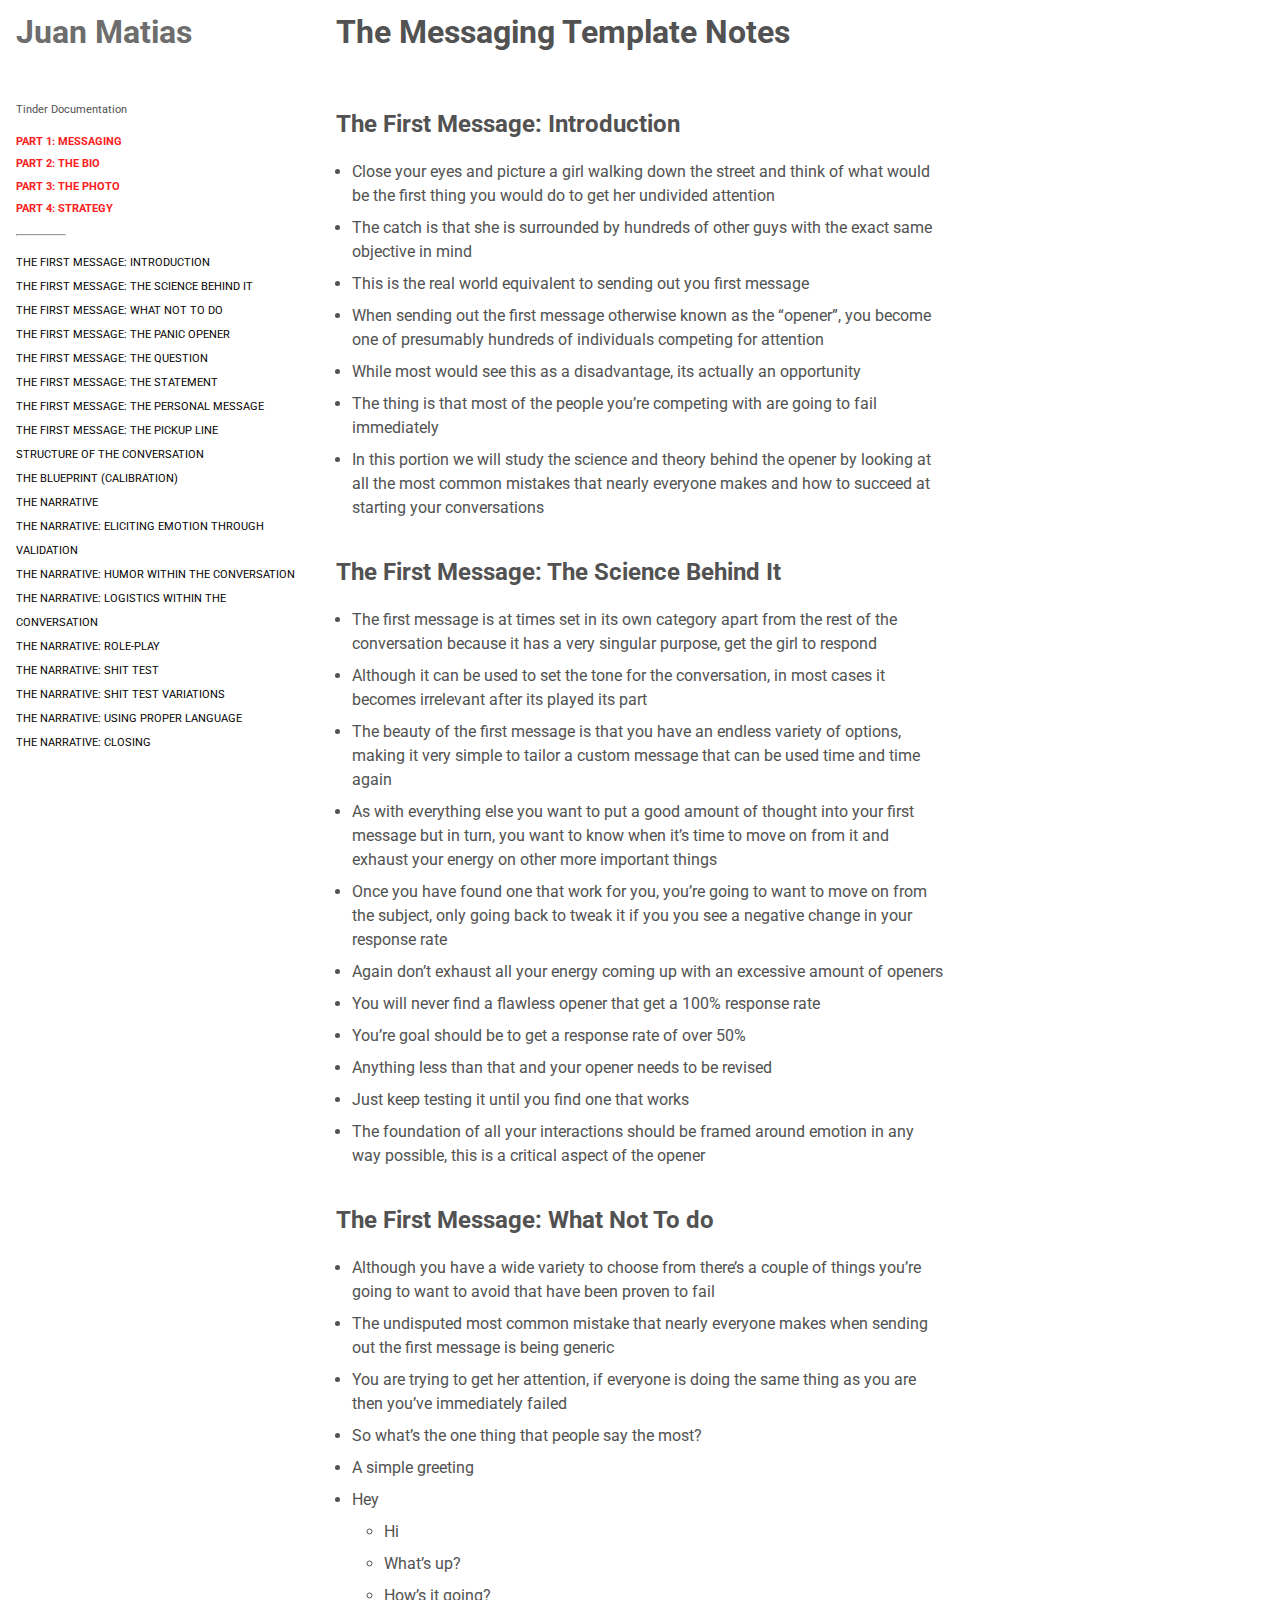
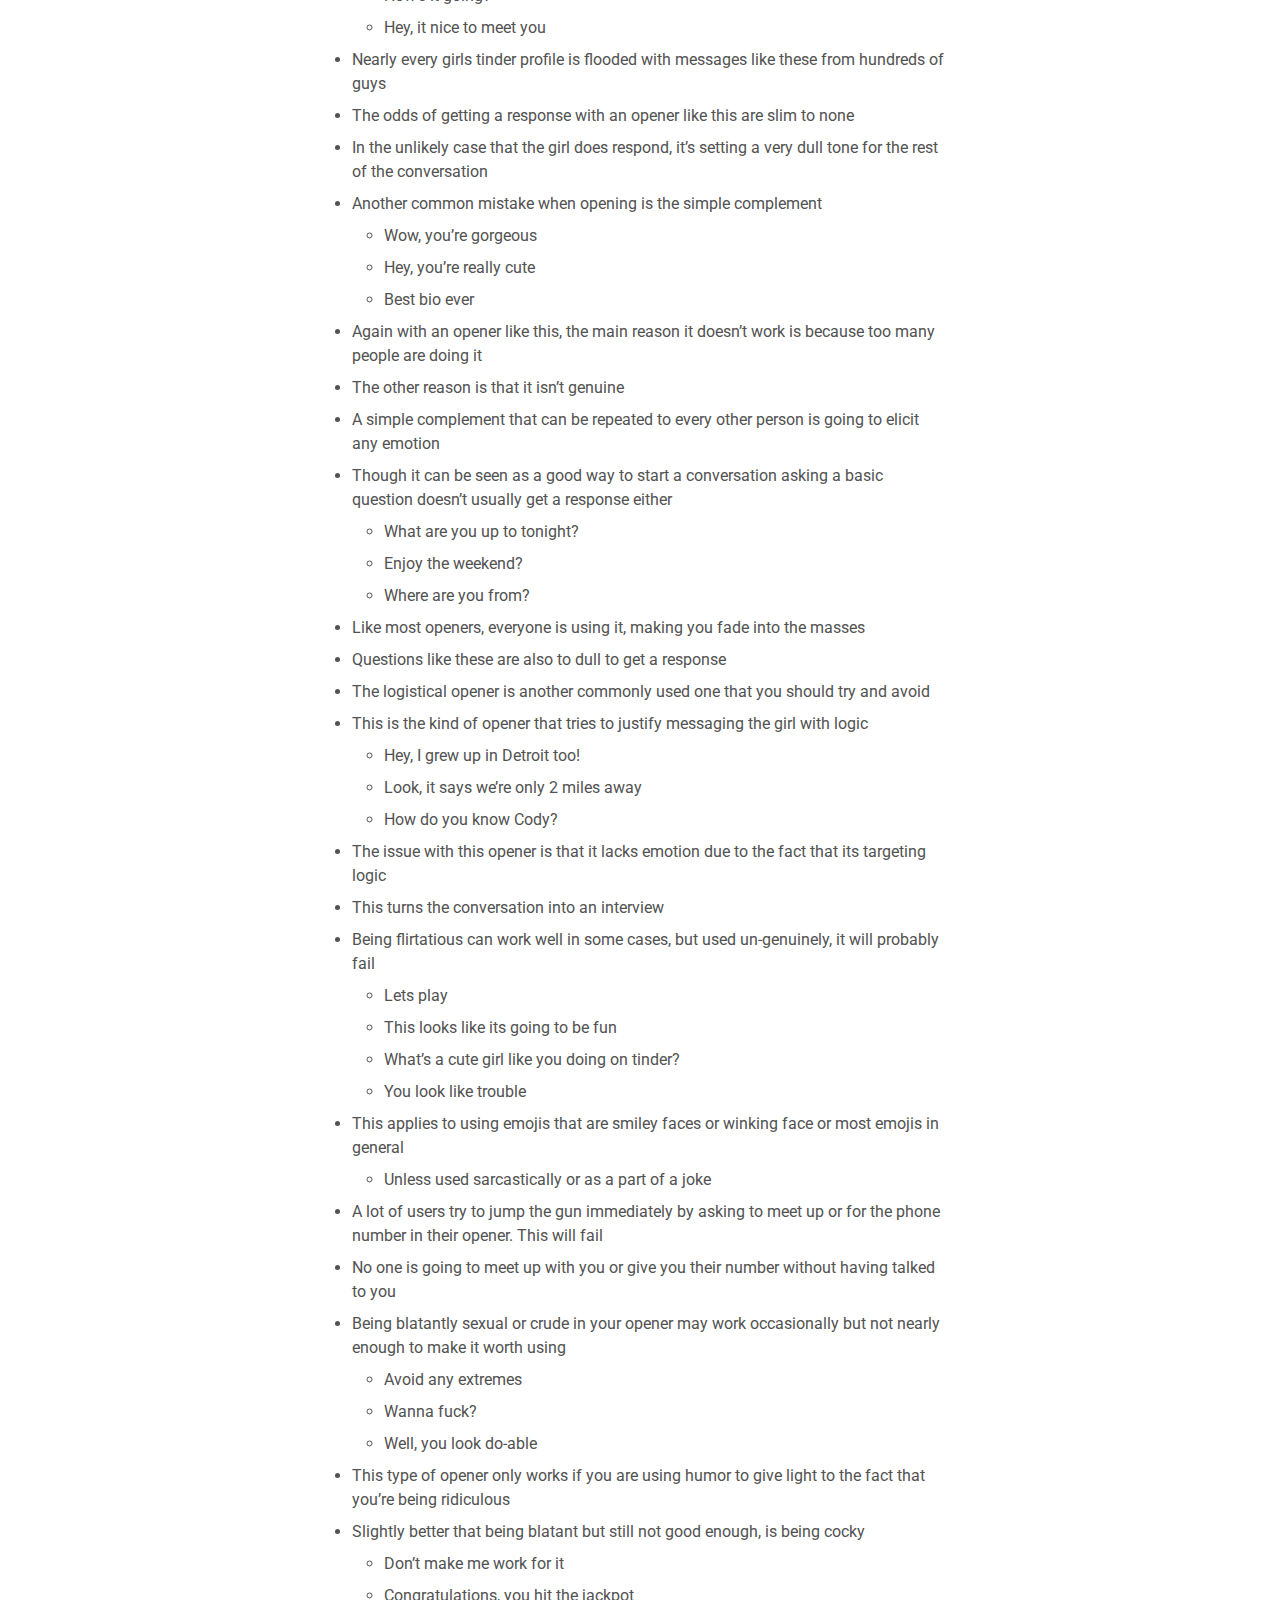
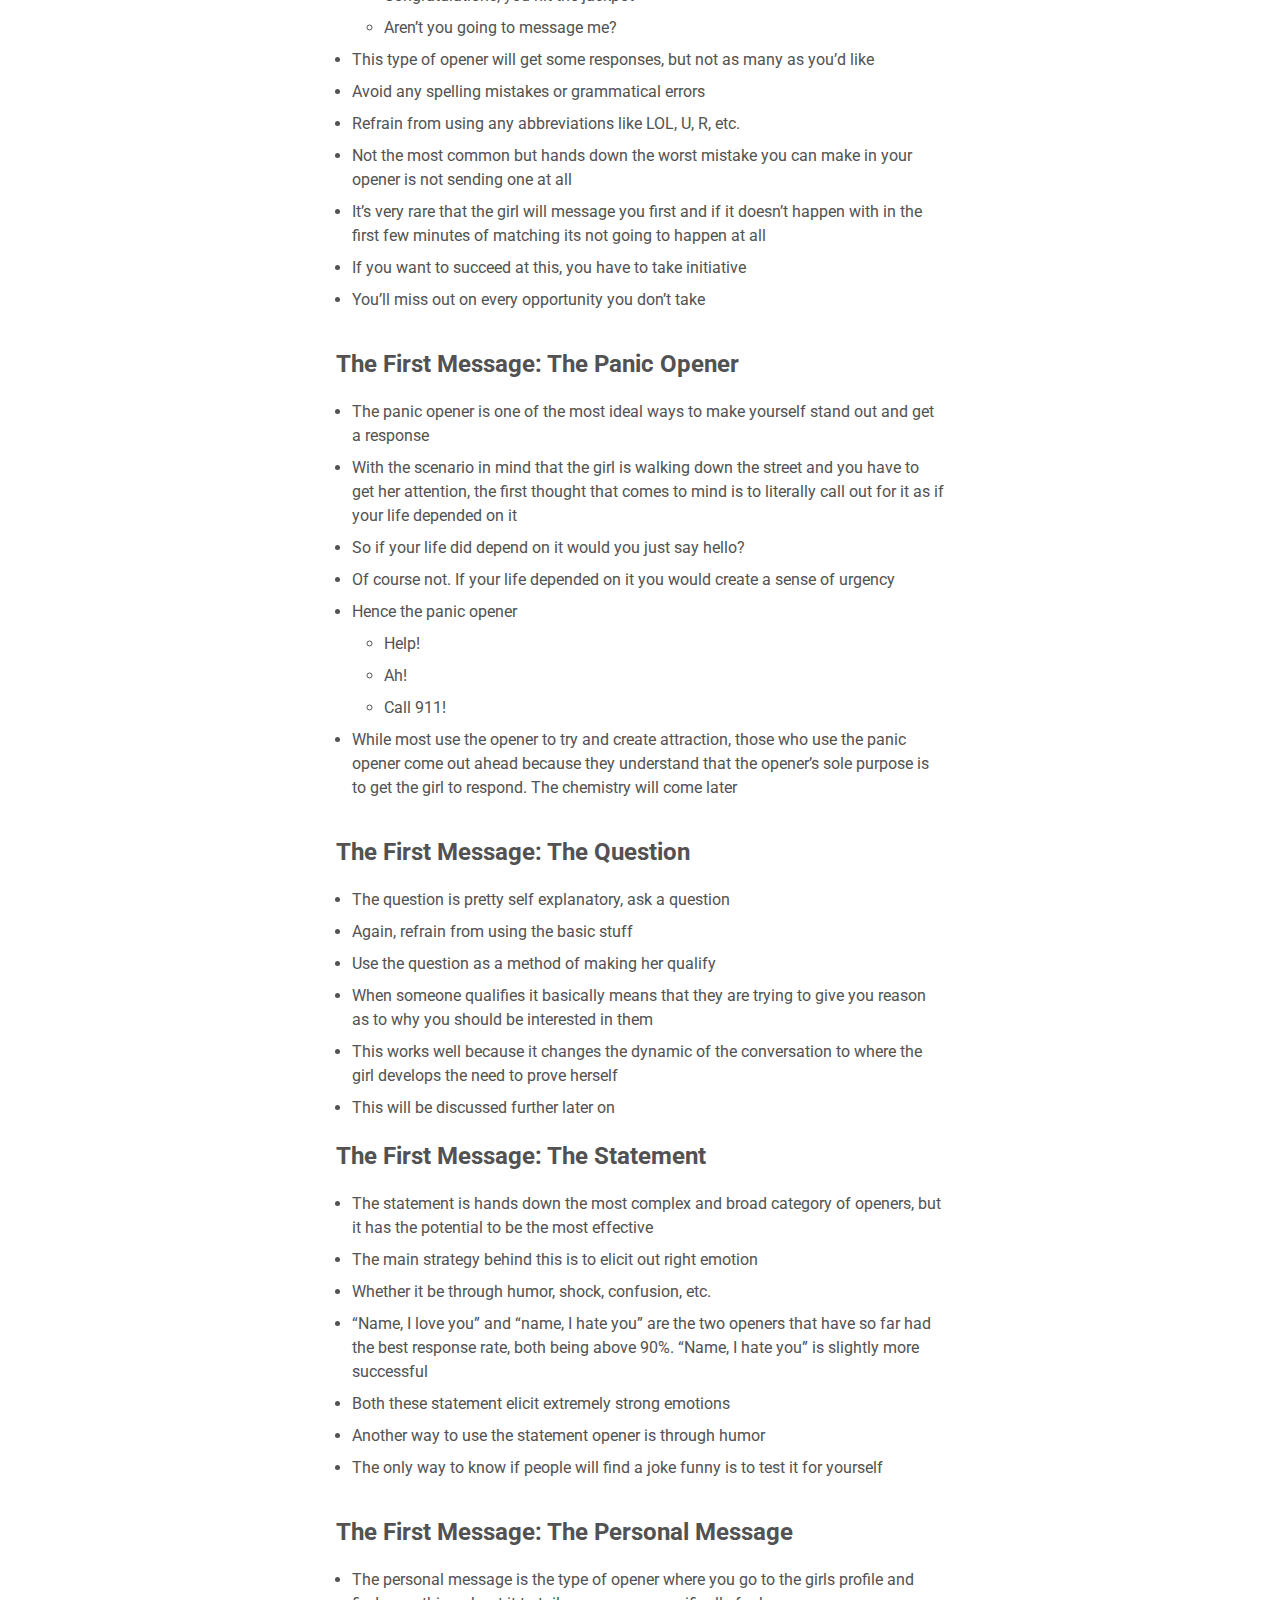
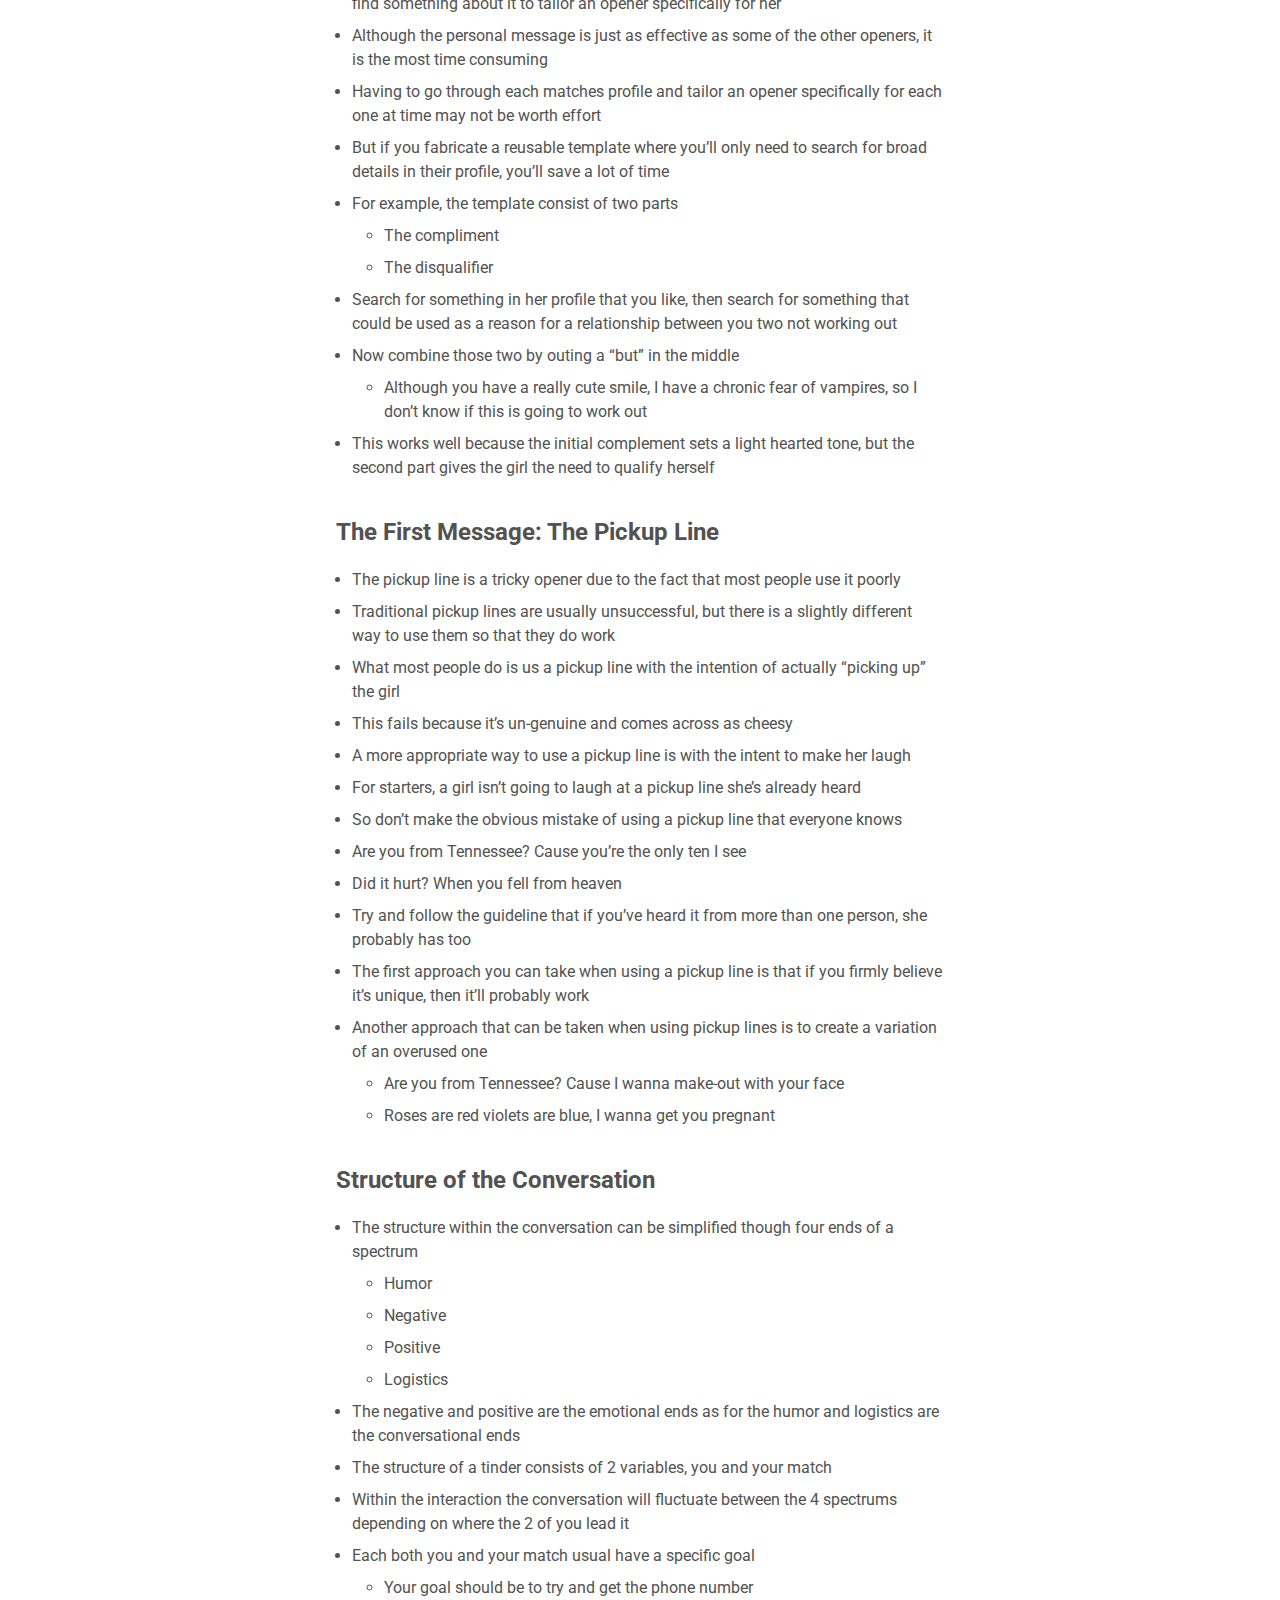
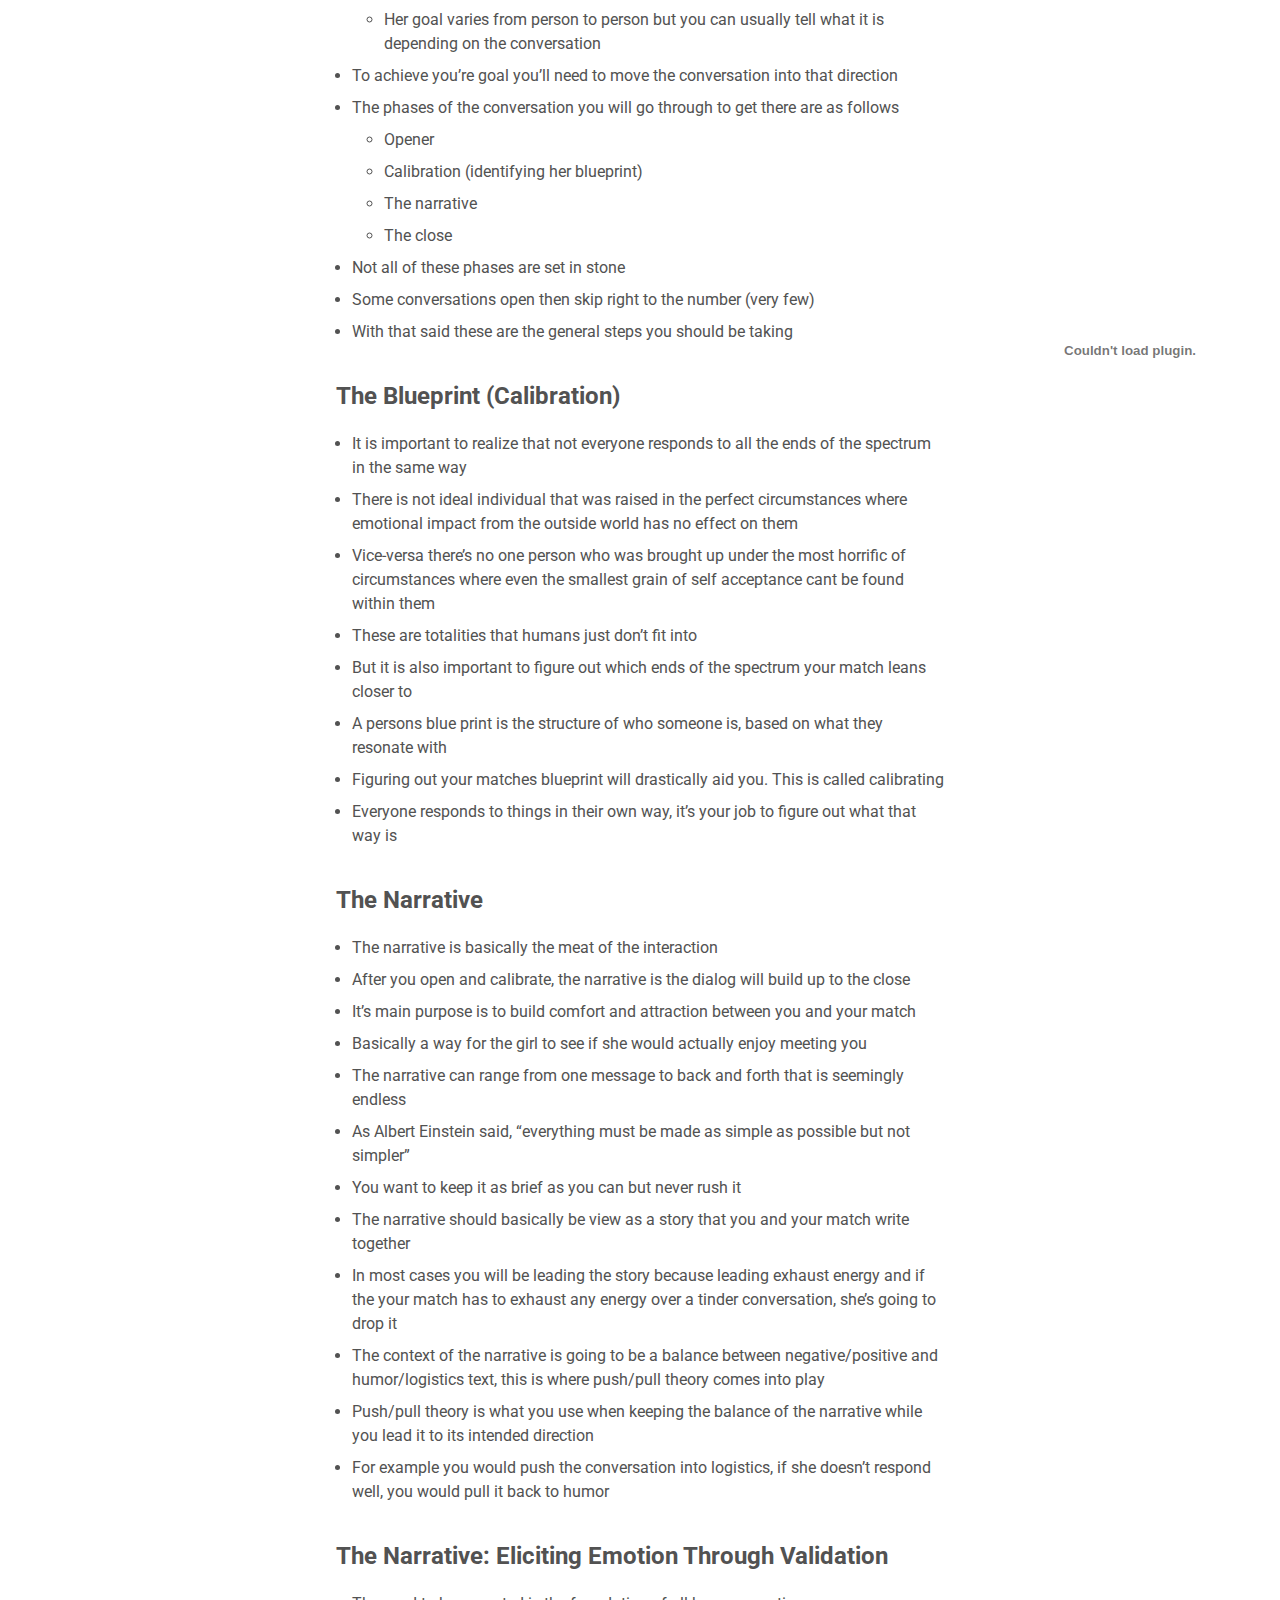
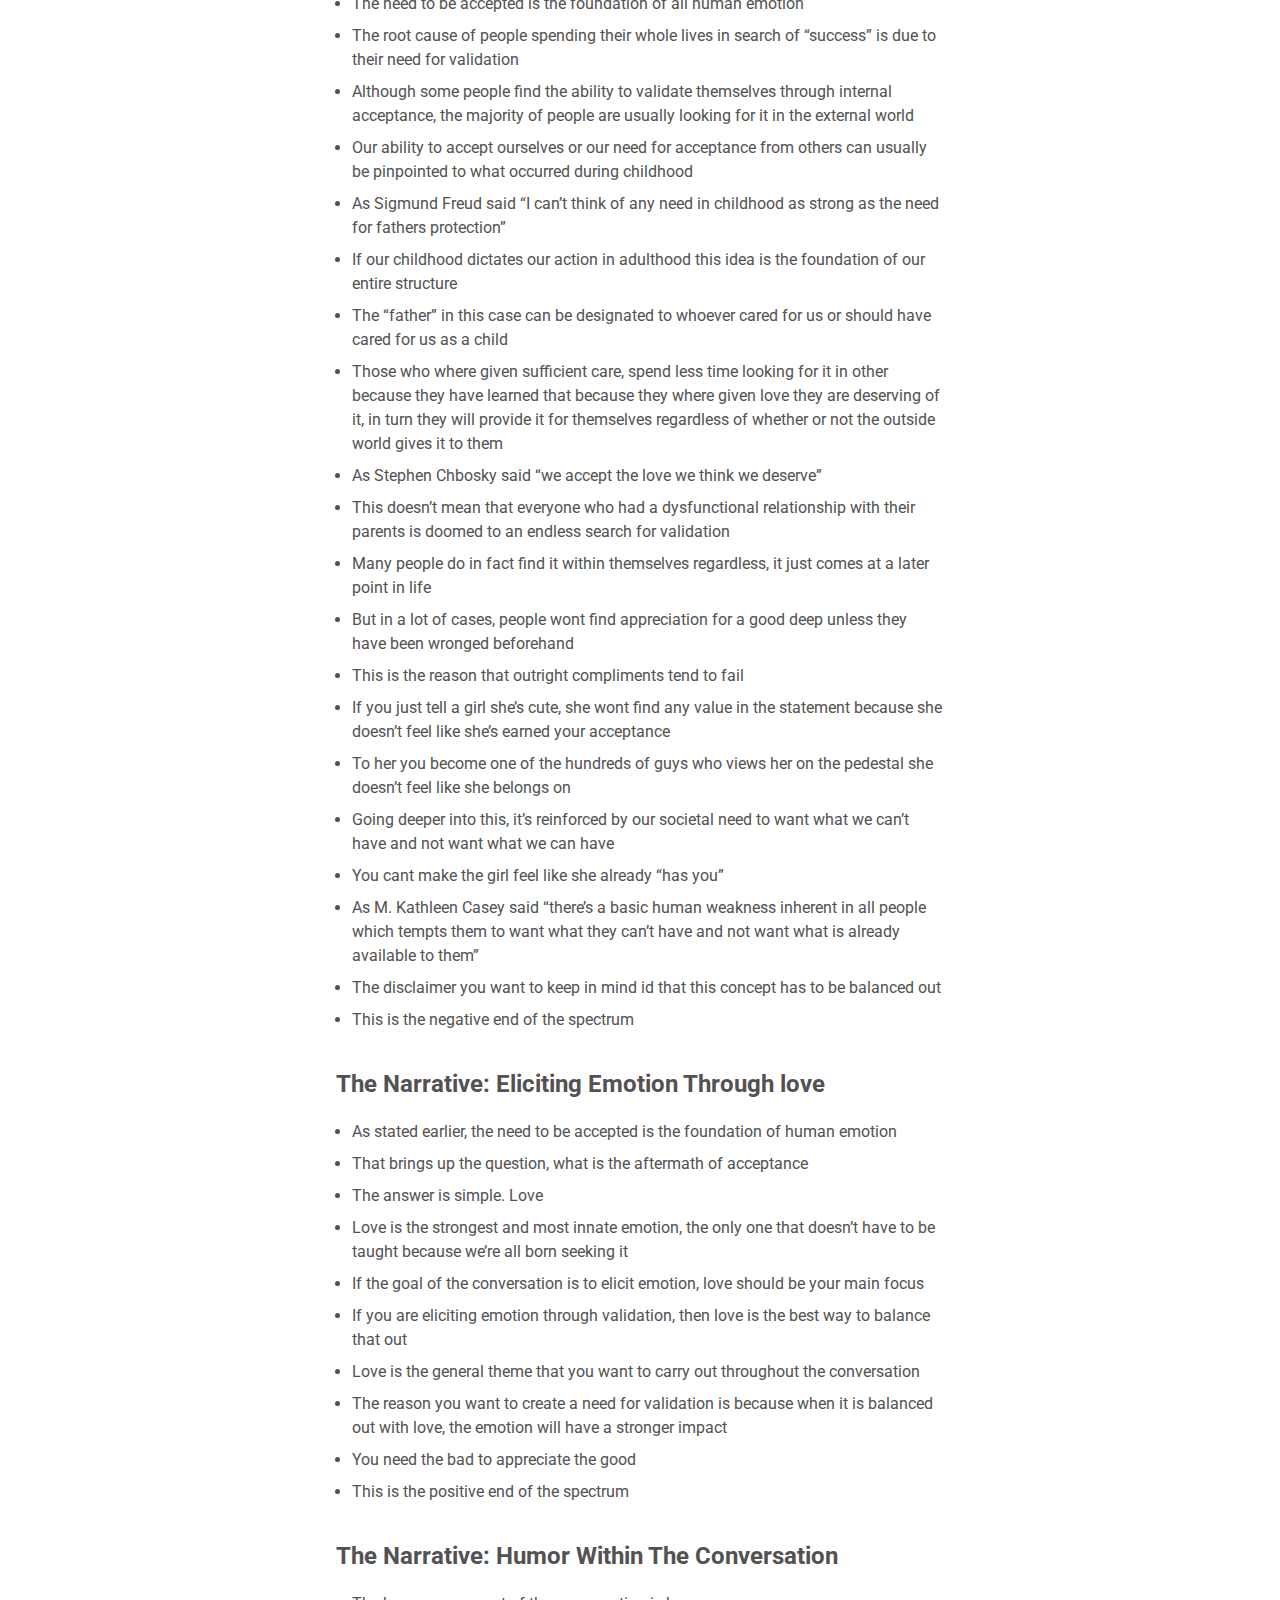
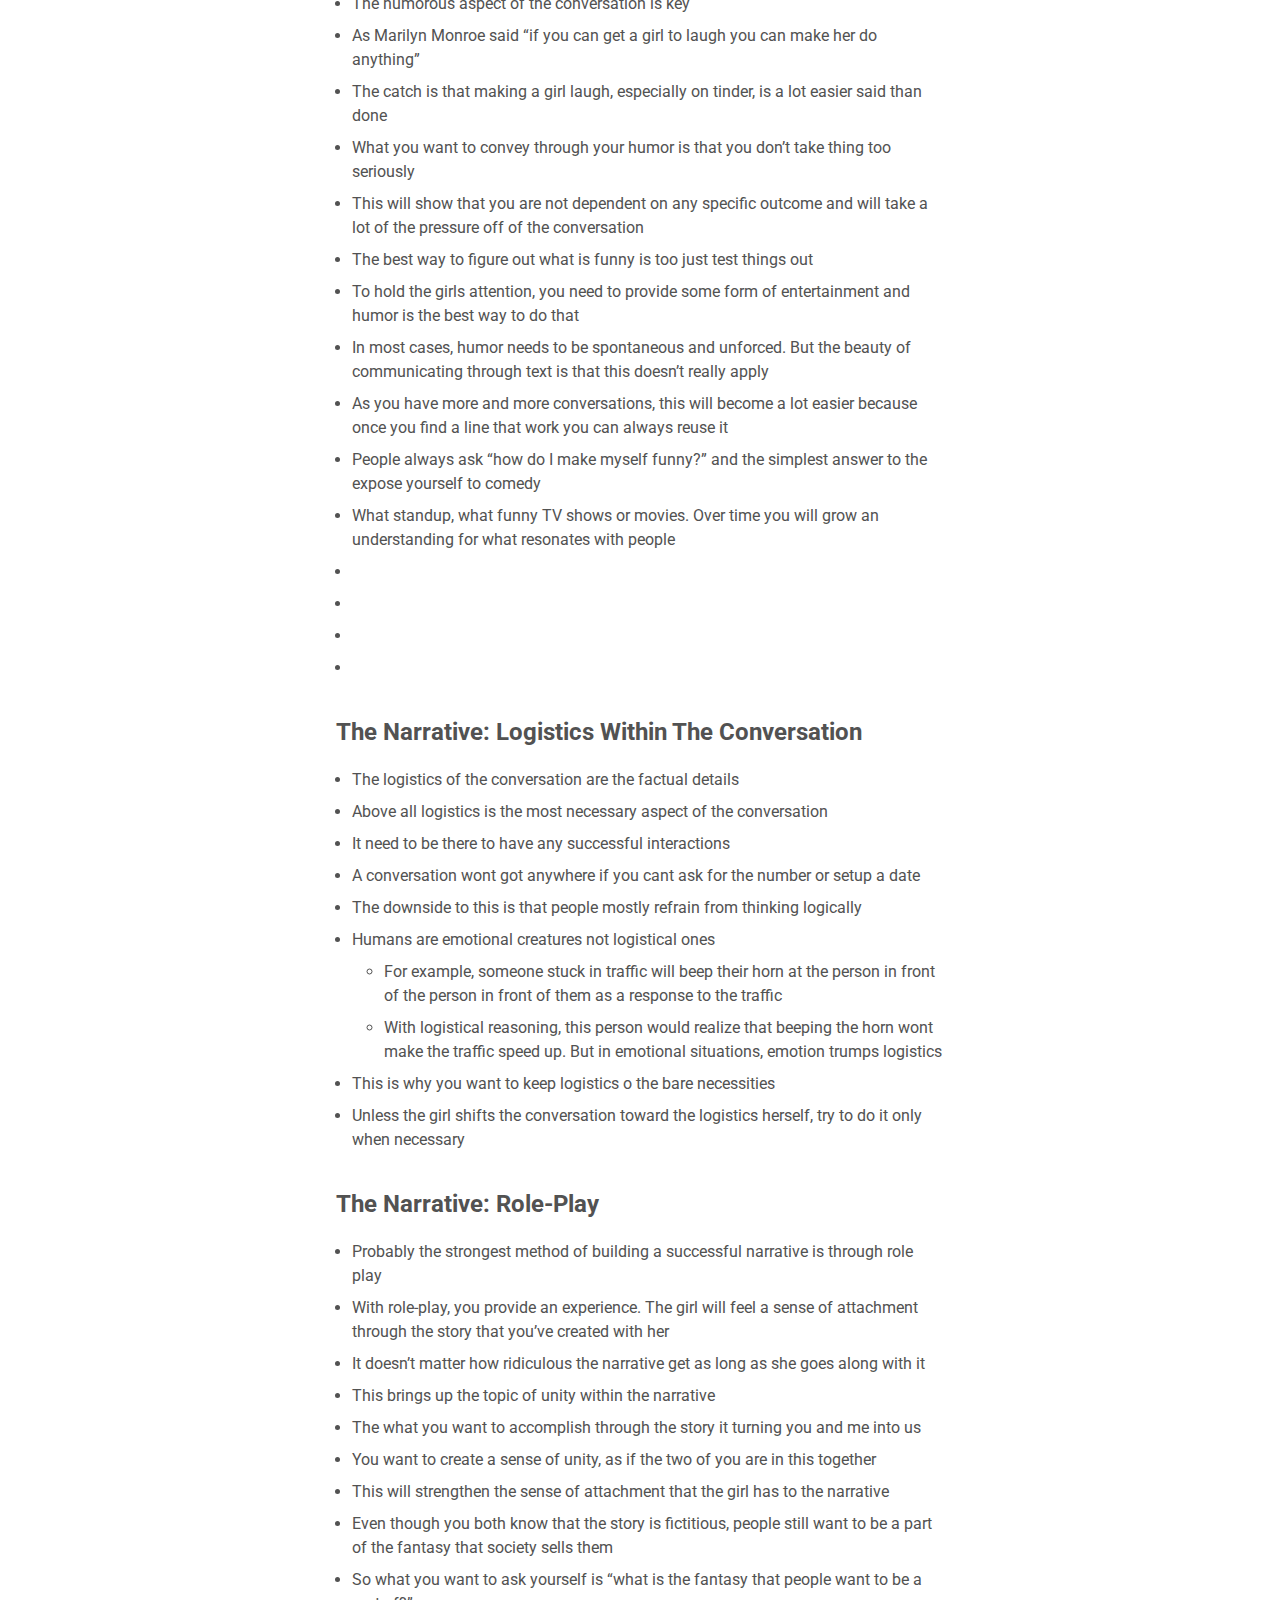
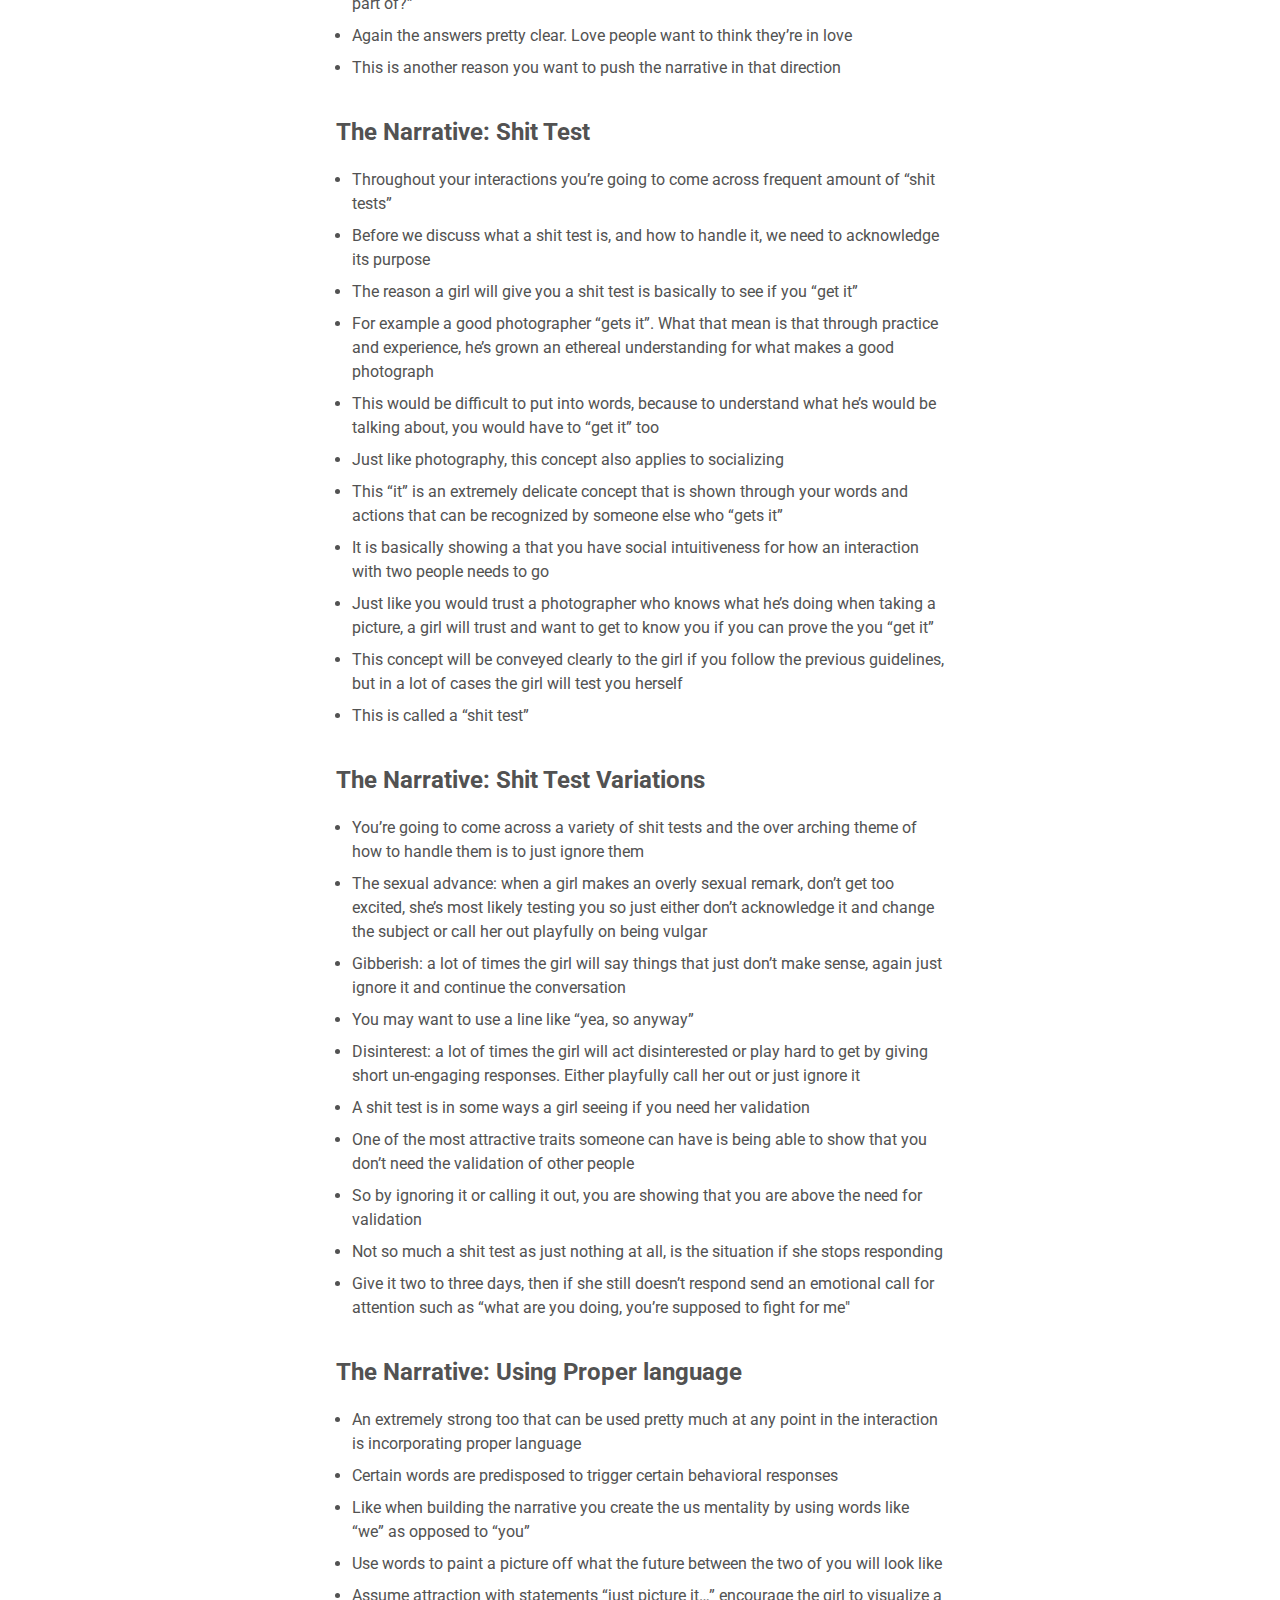
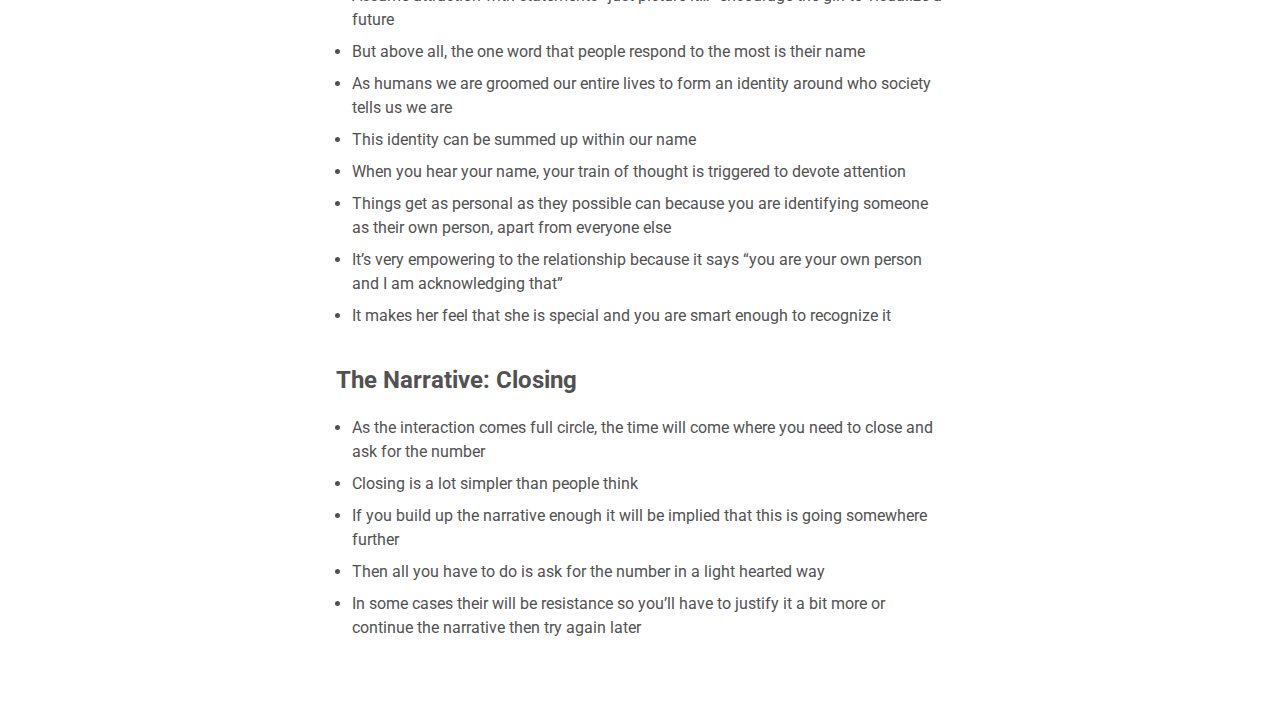
<file: index.html>
<!DOCTYPE html>
<html>

<head>
    <meta charset="utf-8">
    <title>Tinder Project</title>
    <meta name="description" content="Tinder Project">
    <meta http-equiv="x-ua-compatible" content="ie=edge">
    <meta name="viewport" content="width=device-width, initial-scale=1">

    <link rel="stylesheet" type="text/css" href="css/reset.css">
    <link rel="stylesheet" type="text/css" href="css/style.css">
    <link href='https://fonts.googleapis.com/css?family=Roboto:400,700,400italic' rel='stylesheet' type='text/css'>
    <script src="js/smooth-scroll.min.js"></script>


</head>

<body id="top">
    <header>

        <h1> <a href="index.html">Juan Matias</a></h1>
        <p><span class="caption">Tinder Documentation</span></p>

        <nav>

            <ul>

                <li>

                    <a href="index.html"><h4>Part 1: Messaging</h4></a></li>
                <li>
                    <a href="part2.html"><h4>Part 2: The Bio</h4></a></li>

                <li>

                    <li>
                        <a href="part3.html"><h4>Part 3: The Photo</h4></a></li>

                    <li>
                        <a href="part4.html"><h4>Part 4: Strategy</h4></a></li>



                    <hr>
                    <li>

                        <a data-scroll href="#introduction">The First Message: Introduction</a></li>
                    <li>
                        <a data-scroll href="#science">The First Message: The Science Behind It</a></li>
                    <li>
                        <a data-scroll href="#nottodo">The First Message: What Not To do</a></li>
                    <li>
                        <a data-scroll href="#panic">The First Message: The Panic Opener</a></li>
                    <li>
                        <a data-scroll href="#question">The First Message: The Question</a></li>


                    <li>
                        <a data-scroll href="#statement">The First Message: The Statement</a></li>
                    <li>
                        <a data-scroll href="#personal">The First Message: The Personal Message</a></li>
                    <li>
                        <a data-scroll href="#pickup">The First Message: The Pickup Line</a></li>
                    <li>
                        <a data-scroll href="#structure">Structure of the Conversation</a></li>
                    <li>
                        <a data-scroll href="#blueprint">The Blueprint (Calibration)</a></li>
                    <li>
                        <a data-scroll href="#narrative">The Narrative</a></li>


                    <li>
                        <a data-scroll href="#emotion">The Narrative: Eliciting Emotion Through Validation</a></li>

                    <li>
                        <a data-scroll href="#humor">The Narrative: Humor Within The Conversation</a></li>
                    <li>
                        <a data-scroll href="#logistics">The Narrative: Logistics Within The Conversation</a></li>
                    <li>
                        <a data-scroll href="#roleplay">The Narrative: Role-Play</a></li>
                    <li>
                        <a data-scroll href="#shittest">The Narrative: Shit Test</a></li>



                    <li>
                        <a data-scroll href="#variations">The Narrative: Shit Test Variations</a></li>
                    <li>
                        <a data-scroll href="#proper">The Narrative: Using Proper language</a></li>
                    <li>
                        <a data-scroll href="#closing">The Narrative: Closing</a></li>










            </ul>
        </nav>
    </header>
    <main>


        <aside id="photos">
            <embed src="img/tindernumbers3.pdf" height="13500px" max-width="100%" height="900px">
        </aside>

        <article id="messeging">
            <h2>The Messaging Template Notes</h2>
            <section id="introduction">
                <h3>The First Message: Introduction</h3>
                <ul>

                    <li>Close your eyes and picture a girl walking down the street and think of what would be the first thing you would do to get her undivided attention</li>
                    <li>The catch is that she is surrounded by hundreds of other guys with the exact same objective in mind</li>
                    <li>This is the real world equivalent to sending out you first message</li>
                    <li>When sending out the first message otherwise known as the “opener”, you become one of presumably hundreds of individuals competing for attention

                    </li>
                    <li>While most would see this as a disadvantage, its actually an opportunity

                    </li>
                    <li>The thing is that most of the people you’re competing with are going to fail immediately</li>
                    <li>In this portion we will study the science and theory behind the opener by looking at all the most common mistakes that nearly everyone makes and how to succeed at starting your conversations</li>




                </ul>



            </section>





            <section id="science">
                <h3>The First Message: The Science Behind It</h3>
                <ul>
                    <li>The first message is at times set in its own category apart from the rest of the conversation because it has a very singular purpose, get the girl to respond</li>
                    <li>Although it can be used to set the tone for the conversation, in most cases it becomes irrelevant after its played its part</li>
                    <li>The beauty of the first message is that you have an endless variety of options, making it very simple to tailor a custom message that can be used time and time again</li>
                    <li>As with everything else you want to put a good amount of thought into your first message but in turn, you want to know when it’s time to move on from it and exhaust your energy on other more important things
                    </li>
                    <li>Once you have found one that work for you, you’re going to want to move on from the subject, only going back to tweak it if you you see a negative change in your response rate</li>
                    <li>Again don’t exhaust all your energy coming up with an excessive amount of openers</li>
                    <li>You will never find a flawless opener that get a 100% response rate</li>
                    <li>You’re goal should be to get a response rate of over 50%</li>
                    <li>Anything less than that and your opener needs to be revised</li>
                    <li>Just keep testing it until you find one that works</li>
                    <li>The foundation of all your interactions should be framed around emotion in any way possible, this is a critical aspect of the opener</li>
                </ul>
            </section>




            <section id="nottodo">
                <h3>The First Message: What Not To do</h3>
                <ul>
                    <li>Although you have a wide variety to choose from there’s a couple of things you’re going to want to avoid that have been proven to fail</li>


                    <li>The undisputed most common mistake that nearly everyone makes when sending out the first message is being generic</li>
                    <li>You are trying to get her attention, if everyone is doing the same thing as you are then you’ve immediately failed</li>
                    <li>So what’s the one thing that people say the most?</li>
                    <li>A simple greeting</li>
                    <li>Hey</li>

                    <li class="list-indent">Hi</li>
                    <li class="list-indent">What’s up?</li>
                    <li class="list-indent">How’s it going?</li>
                    <li class="list-indent">Hey, it nice to meet you</li>
                    <li>Nearly every girls tinder profile is flooded with messages like these from hundreds of guys</li>
                    <li>The odds of getting a response with an opener like this are slim to none

                    </li>
                    <li>In the unlikely case that the girl does respond, it’s setting a very dull tone for the rest of the conversation</li>
                    <li>Another common mistake when opening is the simple complement</li>
                    <li class="list-indent">Wow, you’re gorgeous</li>
                    <li class="list-indent">Hey, you’re really cute</li>
                    <li class="list-indent">Best bio ever</li>
                    <li>Again with an opener like this, the main reason it doesn’t work is because too many people are doing it</li>
                    <li>The other reason is that it isn’t genuine</li>
                    <li>A simple complement that can be repeated to every other person is going to elicit any emotion</li>
                    <li>Though it can be seen as a good way to start a conversation asking a basic question doesn’t usually get a response either</li>
                    <li class="list-indent">What are you up to tonight?</li>
                    <li class="list-indent">Enjoy the weekend?</li>
                    <li class="list-indent">Where are you from?</li>
                    <li>Like most openers, everyone is using it, making you fade into the masses

                    </li>
                    <li>Questions like these are also to dull to get a response</li>
                    <li>The logistical opener is another commonly used one that you should try and avoid</li>
                    <li>This is the kind of opener that tries to justify messaging the girl with logic

                    </li>
                    <li class="list-indent">Hey, I grew up in Detroit too!</li>

                    <li class="list-indent">Look, it says we’re only 2 miles away</li>
                    <li class="list-indent">How do you know Cody?</li>
                    <li>The issue with this opener is that it lacks emotion due to the fact that its targeting logic</li>
                    <li>This turns the conversation into an interview</li>
                    <li>Being flirtatious can work well in some cases, but used un-genuinely, it will probably fail</li>
                    <li class="list-indent">Lets play</li>
                    <li class="list-indent">This looks like its going to be fun</li>
                    <li class="list-indent">What’s a cute girl like you doing on tinder?</li>
                    <li class="list-indent">You look like trouble</li>

                    <li>This applies to using emojis that are smiley faces or winking face or most emojis in general</li>
                    <li class="list-indent">Unless used sarcastically or as a part of a joke</li>


                    <li>A lot of users try to jump the gun immediately by asking to meet up or for the phone number in their opener. This will fail</li>
                    <li>No one is going to meet up with you or give you their number without having talked to you</li>
                    <li>Being blatantly sexual or crude in your opener may work occasionally but not nearly enough to make it worth using</li>
                    <li class="list-indent">Avoid any extremes</li>
                    <li class="list-indent">Wanna fuck?</li>
                    <li class="list-indent">Well, you look do-able</li>

                    <li>This type of opener only works if you are using humor to give light to the fact that you’re being ridiculous</li>
                    <li>Slightly better that being blatant but still not good enough, is being cocky

                    </li>
                    <li class="list-indent">Don’t make me work for it</li>
                    <li class="list-indent">Congratulations, you hit the jackpot</li>
                    <li class="list-indent">Aren’t you going to message me?</li>
                    <li>This type of opener will get some responses, but not as many as you’d like

                    </li>
                    <li>Avoid any spelling mistakes or grammatical errors</li>
                    <li>Refrain from using any abbreviations like LOL, U, R, etc.</li>

                    <li>Not the most common but hands down the worst mistake you can make in your opener is not sending one at all</li>
                    <li>It’s very rare that the girl will message you first and if it doesn’t happen with in the first few minutes of matching its not going to happen at all</li>
                    <li>If you want to succeed at this, you have to take initiative</li>
                    <li>You’ll miss out on every opportunity you don’t take</li>


                </ul>
            </section>

            <section id="panic">
                <h3>The First Message: The Panic Opener</h3>
                <ul>
                    <li>The panic opener is one of the most ideal ways to make yourself stand out and get a response</li>
                    <li>With the scenario in mind that the girl is walking down the street and you have to get her attention, the first thought that comes to mind is to literally call out for it as if your life depended on it</li>
                    <li>So if your life did depend on it would you just say hello?</li>
                    <li>Of course not. If your life depended on it you would create a sense of urgency

                    </li>
                    <li>Hence the panic opener</li>
                    <li class="list-indent">Help!</li>
                    <li class="list-indent">Ah!</li>
                    <li class="list-indent">Call 911!</li>
                    <li>While most use the opener to try and create attraction, those who use the panic opener come out ahead because they understand that the opener’s sole purpose is to get the girl to respond. The chemistry will come later</li>

                </ul>
            </section>




            <section id="question">
                <h3>The First Message: The Question</h3>
                <ul>
                    <li>The question is pretty self explanatory, ask a question</li>
                    <li>Again, refrain from using the basic stuff</li>
                    <li>Use the question as a method of making her qualify</li>
                    <li>When someone qualifies it basically means that they are trying to give you reason as to why you should be interested in them</li>
                    <li>This works well because it changes the dynamic of the conversation to where the girl develops the need to prove herself</li>
                    <li>This will be discussed further later on</li>

                </ul>
            </section>




            <section id="statement">
                <h3>The First Message: The Statement</h3>
                <ul>
                    <li>The statement is hands down the most complex and broad category of openers, but it has the potential to be the most effective</li>

                    <li>The main strategy behind this is to elicit out right emotion</li>
                    <li>Whether it be through humor, shock, confusion, etc.</li>


                    <li>“Name, I love you” and “name, I hate you” are the two openers that have so far had the best response rate, both being above 90%. “Name, I hate you” is slightly more successful</li>
                    <li>Both these statement elicit extremely strong emotions</li>
                    <li>Another way to use the statement opener is through humor</li>
                    <li>The only way to know if people will find a joke funny is to test it for yourself

                    </li>

                </ul>
            </section>

            <section id="personal">
                <h3>The First Message: The Personal Message</h3>
                <ul>
                    <li>The personal message is the type of opener where you go to the girls profile and find something about it to tailor an opener specifically for her

                    </li>
                    <li>Although the personal message is just as effective as some of the other openers, it is the most time consuming</li>
                    <li>Having to go through each matches profile and tailor an opener specifically for each one at time may not be worth effort</li>
                    <li>But if you fabricate a reusable template where you’ll only need to search for broad details in their profile, you’ll save a lot of time</li>
                    <li>For example, the template consist of two parts</li>
                    <li class="list-indent">The compliment</li>
                    <li class="list-indent">The disqualifier</li>
                    <li>Search for something in her profile that you like, then search for something that could be used as a reason for a relationship between you two not working out</li>
                    <li>Now combine those two by outing a “but” in the middle</li>
                    <li class="list-indent">Although you have a really cute smile, I have a chronic fear of vampires, so I don’t know if this is going to work out</li>
                    <li>This works well because the initial complement sets a light hearted tone, but the second part gives the girl the need to qualify herself</li>



                </ul>
            </section>


            <section id="pickup">
                <h3>The First Message: The Pickup Line</h3>
                <ul>
                    <li>The pickup line is a tricky opener due to the fact that most people use it poorly</li>
                    <li>Traditional pickup lines are usually unsuccessful, but there is a slightly different way to use them so that they do work</li>
                    <li>What most people do is us a pickup line with the intention of actually “picking up” the girl</li>
                    <li>This fails because it’s un-genuine and comes across as cheesy</li>
                    <li>A more appropriate way to use a pickup line is with the intent to make her laugh</li>
                    <li>For starters, a girl isn’t going to laugh at a pickup line she’s already heard

                    </li>
                    <li>So don’t make the obvious mistake of using a pickup line that everyone knows</li>
                    <li>Are you from Tennessee? Cause you’re the only ten I see</li>
                    <li>Did it hurt? When you fell from heaven</li>
                    <li>Try and follow the guideline that if you’ve heard it from more than one person, she probably has too</li>
                    <li>The first approach you can take when using a pickup line is that if you firmly believe it’s unique, then it’ll probably work</li>

                    <li>Another approach that can be taken when using pickup lines is to create a variation of an overused one</li>
                    <li class="list-indent">Are you from Tennessee? Cause I wanna make-out with your face

                    </li>
                    <li class="list-indent">Roses are red violets are blue, I wanna get you pregnant</li>



                </ul>
            </section>



            <section id="structure">
                <h3>Structure of the Conversation</h3>
                <ul>
                    <li>The structure within the conversation can be simplified though four ends of a spectrum</li>
                    <li class="list-indent">Humor</li>
                    <li class="list-indent">Negative</li>
                    <li class="list-indent">Positive</li>
                    <li class="list-indent">Logistics</li>
                    <li>The negative and positive are the emotional ends as for the humor and logistics are the conversational ends</li>
                    <li>The structure of a tinder consists of 2 variables, you and your match</li>
                    <li>Within the interaction the conversation will fluctuate between the 4 spectrums depending on where the 2 of you lead it</li>

                    <li>Each both you and your match usual have a specific goal</li>
                    <li class="list-indent">Your goal should be to try and get the phone number</li>
                    <li class="list-indent">Her goal varies from person to person but you can usually tell what it is depending on the conversation</li>
                    <li>To achieve you’re goal you’ll need to move the conversation into that direction

                    </li>
                    <li>The phases of the conversation you will go through to get there are as follows

                    </li>
                    <li class="list-indent">Opener</li>
                    <li class="list-indent">Calibration (identifying her blueprint)</li>
                    <li class="list-indent">The narrative</li>

                    <li class="list-indent">The close</li>
                    <li>Not all of these phases are set in stone</li>
                    <li>Some conversations open then skip right to the number (very few)</li>
                    <li>With that said these are the general steps you should be taking</li>


                </ul>
            </section>




            <section id="blueprint">
                <h3>The Blueprint (Calibration)</h3>
                <ul>
                    <li>It is important to realize that not everyone responds to all the ends of the spectrum in the same way</li>
                    <li>There is not ideal individual that was raised in the perfect circumstances where emotional impact from the outside world has no effect on them</li>
                    <li>Vice-versa there’s no one person who was brought up under the most horrific of circumstances where even the smallest grain of self acceptance cant be found within them</li>
                    <li>These are totalities that humans just don’t fit into</li>
                    <li>But it is also important to figure out which ends of the spectrum your match leans closer to</li>
                    <li>A persons blue print is the structure of who someone is, based on what they resonate with</li>
                    <li>Figuring out your matches blueprint will drastically aid you. This is called calibrating</li>
                    <li>Everyone responds to things in their own way, it’s your job to figure out what that way is</li>


                </ul>
            </section>




            <section id="narrative">
                <h3>The Narrative</h3>
                <ul>
                    <li>The narrative is basically the meat of the interaction</li>
                    <li>After you open and calibrate, the narrative is the dialog will build up to the close</li>
                    <li>It’s main purpose is to build comfort and attraction between you and your match</li>
                    <li>Basically a way for the girl to see if she would actually enjoy meeting you

                    </li>
                    <li>The narrative can range from one message to back and forth that is seemingly endless</li>
                    <li>As Albert Einstein said, “everything must be made as simple as possible but not simpler”</li>
                    <li>You want to keep it as brief as you can but never rush it</li>
                    <li>The narrative should basically be view as a story that you and your match write together</li>
                    <li>In most cases you will be leading the story because leading exhaust energy and if the your match has to exhaust any energy over a tinder conversation, she’s going to drop it</li>

                    <li>The context of the narrative is going to be a balance between negative/positive and humor/logistics text, this is where push/pull theory comes into play</li>
                    <li>Push/pull theory is what you use when keeping the balance of the narrative while you lead it to its intended direction</li>
                    <li>For example you would push the conversation into logistics, if she doesn’t respond well, you would pull it back to humor</li>

                </ul>
            </section>


            <section id="emotion">
                <h3>The Narrative: Eliciting Emotion Through Validation</h3>
                <ul>
                    <li>The need to be accepted is the foundation of all human emotion</li>
                    <li>The root cause of people spending their whole lives in search of “success” is due to their need for validation</li>
                    <li>Although some people find the ability to validate themselves through internal acceptance, the majority of people are usually looking for it in the external world</li>
                    <li>Our ability to accept ourselves or our need for acceptance from others can usually be pinpointed to what occurred during childhood</li>
                    <li>As Sigmund Freud said “I can’t think of any need in childhood as strong as the need for fathers protection”</li>
                    <li>If our childhood dictates our action in adulthood this idea is the foundation of our entire structure</li>
                    <li>The “father” in this case can be designated to whoever cared for us or should have cared for us as a child</li>
                    <li>Those who where given sufficient care, spend less time looking for it in other because they have learned that because they where given love they are deserving of it, in turn they will provide it for themselves regardless of whether or not the outside world gives it to them</li>
                    <li>As Stephen Chbosky said “we accept the love we think we deserve”</li>
                    <li>This doesn’t mean that everyone who had a dysfunctional relationship with their parents is doomed to an endless search for validation</li>
                    <li>Many people do in fact find it within themselves regardless, it just comes at a later point in life</li>
                    <li>But in a lot of cases, people wont find appreciation for a good deep unless they have been wronged beforehand</li>
                    <li>This is the reason that outright compliments tend to fail</li>
                    <li>If you just tell a girl she’s cute, she wont find any value in the statement because she doesn’t feel like she’s earned your acceptance</li>
                    <li>To her you become one of the hundreds of guys who views her on the pedestal she doesn’t feel like she belongs on</li>
                    <li>Going deeper into this, it’s reinforced by our societal need to want what we can’t have and not want what we can have</li>
                    <li>You cant make the girl feel like she already “has you”</li>
                    <li>As M. Kathleen Casey said “there’s a basic human weakness inherent in all people which tempts them to want what they can’t have and not want what is already available to them”</li>
                    <li>The disclaimer you want to keep in mind id that this concept has to be balanced out</li>
                    <li>This is the negative end of the spectrum</li>

                </ul>
            </section>


            <section id="love">
                <h3>The Narrative: Eliciting Emotion Through love</h3>
                <ul>
                    <li>As stated earlier, the need to be accepted is the foundation of human emotion

                    </li>
                    <li>That brings up the question, what is the aftermath of acceptance</li>
                    <li>The answer is simple. Love</li>
                    <li>Love is the strongest and most innate emotion, the only one that doesn’t have to be taught because we’re all born seeking it</li>
                    <li>If the goal of the conversation is to elicit emotion, love should be your main focus</li>
                    <li>If you are eliciting emotion through validation, then love is the best way to balance that out</li>
                    <li>Love is the general theme that you want to carry out throughout the conversation

                    </li>
                    <li>The reason you want to create a need for validation is because when it is balanced out with love, the emotion will have a stronger impact</li>
                    <li>You need the bad to appreciate the good</li>
                    <li>This is the positive end of the spectrum</li>


                </ul>
            </section>


            <section id="humor">
                <h3>The Narrative: Humor Within The Conversation</h3>
                <ul>
                    <li>The humorous aspect of the conversation is key</li>
                    <li>As Marilyn Monroe said “if you can get a girl to laugh you can make her do anything”</li>
                    <li>The catch is that making a girl laugh, especially on tinder, is a lot easier said than done</li>
                    <li>What you want to convey through your humor is that you don’t take thing too seriously</li>
                    <li>This will show that you are not dependent on any specific outcome and will take a lot of the pressure off of the conversation</li>
                    <li>The best way to figure out what is funny is too just test things out</li>
                    <li>To hold the girls attention, you need to provide some form of entertainment and humor is the best way to do that</li>
                    <li>In most cases, humor needs to be spontaneous and unforced. But the beauty of communicating through text is that this doesn’t really apply</li>
                    <li>As you have more and more conversations, this will become a lot easier because once you find a line that work you can always reuse it</li>
                    <li>People always ask “how do I make myself funny?” and the simplest answer to the expose yourself to comedy</li>
                    <li>What standup, what funny TV shows or movies. Over time you will grow an understanding for what resonates with people</li>
                    <li></li>
                    <li></li>
                    <li></li>
                    <li></li>


                </ul>
            </section>


            <section id="logistics">
                <h3>The Narrative: Logistics Within The Conversation</h3>
                <ul>
                    <li>The logistics of the conversation are the factual details</li>
                    <li>Above all logistics is the most necessary aspect of the conversation</li>
                    <li>It need to be there to have any successful interactions</li>
                    <li>A conversation wont got anywhere if you cant ask for the number or setup a date</li>

                    <li>The downside to this is that people mostly refrain from thinking logically

                    </li>
                    <li>Humans are emotional creatures not logistical ones</li>
                    <li class="list-indent">For example, someone stuck in traffic will beep their horn at the person in front of the person in front of them as a response to the traffic</li>
                    <li class="list-indent">With logistical reasoning, this person would realize that beeping the horn wont make the traffic speed up. But in emotional situations, emotion trumps logistics</li>
                    <li>This is why you want to keep logistics o the bare necessities</li>
                    <li>Unless the girl shifts the conversation toward the logistics herself, try to do it only when necessary</li>


                </ul>
            </section>

            <section id="roleplay">
                <h3>The Narrative: Role-Play</h3>
                <ul>
                    <li>Probably the strongest method of building a successful narrative is through role play</li>
                    <li>With role-play, you provide an experience. The girl will feel a sense of attachment through the story that you’ve created with her</li>
                    <li>It doesn’t matter how ridiculous the narrative get as long as she goes along with it</li>
                    <li>This brings up the topic of unity within the narrative</li>
                    <li>The what you want to accomplish through the story it turning you and me into us</li>

                    <li>You want to create a sense of unity, as if the two of you are in this together

                    </li>
                    <li>This will strengthen the sense of attachment that the girl has to the narrative

                    </li>
                    <li>Even though you both know that the story is fictitious, people still want to be a part of the fantasy that society sells them</li>
                    <li>So what you want to ask yourself is “what is the fantasy that people want to be a part of?”</li>
                    <li>Again the answers pretty clear. Love people want to think they’re in love

                    </li>
                    <li>This is another reason you want to push the narrative in that direction</li>


                </ul>
            </section>




            <section id="shittest">
                <h3>The Narrative: Shit Test</h3>
                <ul>
                    <li>Throughout your interactions you’re going to come across frequent amount of “shit tests”</li>
                    <li>Before we discuss what a shit test is, and how to handle it, we need to acknowledge its purpose</li>
                    <li>The reason a girl will give you a shit test is basically to see if you “get it”

                    </li>
                    <li>For example a good photographer “gets it”. What that mean is that through practice and experience, he’s grown an ethereal understanding for what makes a good photograph</li>
                    <li>This would be difficult to put into words, because to understand what he’s would be talking about, you would have to “get it” too</li>
                    <li>Just like photography, this concept also applies to socializing</li>

                    <li>This “it” is an extremely delicate concept that is shown through your words and actions that can be recognized by someone else who “gets it”

                    </li>
                    <li>It is basically showing a that you have social intuitiveness for how an interaction with two people needs to go</li>
                    <li>Just like you would trust a photographer who knows what he’s doing when taking a picture, a girl will trust and want to get to know you if you can prove the you “get it”</li>
                    <li>This concept will be conveyed clearly to the girl if you follow the previous guidelines, but in a lot of cases the girl will test you herself</li>
                    <li>This is called a “shit test”</li>

                </ul>
            </section>


            <section id="variations">
                <h3>The Narrative: Shit Test Variations</h3>
                <ul>
                    <li>You’re going to come across a variety of shit tests and the over arching theme of how to handle them is to just ignore them</li>
                    <li>The sexual advance: when a girl makes an overly sexual remark, don’t get too excited, she’s most likely testing you so just either don’t acknowledge it and change the subject or call her out playfully on being vulgar</li>
                    <li>Gibberish: a lot of times the girl will say things that just don’t make sense, again just ignore it and continue the conversation</li>
                    <li>You may want to use a line like “yea, so anyway”</li>
                    <li>Disinterest: a lot of times the girl will act disinterested or play hard to get by giving short un-engaging responses. Either playfully call her out or just ignore it</li>
                    <li>A shit test is in some ways a girl seeing if you need her validation</li>

                    <li>One of the most attractive traits someone can have is being able to show that you don’t need the validation of other people</li>
                    <li>So by ignoring it or calling it out, you are showing that you are above the need for validation</li>
                    <li>Not so much a shit test as just nothing at all, is the situation if she stops responding</li>
                    <li>Give it two to three days, then if she still doesn’t respond send an emotional call for attention such as “what are you doing, you’re supposed to fight for me"</li>

                </ul>
            </section>



            <section id="proper">
                <h3>The Narrative: Using Proper language</h3>
                <ul>
                    <li>An extremely strong too that can be used pretty much at any point in the interaction is incorporating proper language</li>
                    <li>Certain words are predisposed to trigger certain behavioral responses</li>
                    <li>Like when building the narrative you create the us mentality by using words like “we” as opposed to “you”</li>
                    <li>Use words to paint a picture off what the future between the two of you will look like</li>
                    <li>Assume attraction with statements “just picture it…” encourage the girl to visualize a future</li>
                    <li>But above all, the one word that people respond to the most is their name

                    </li>
                    <li>As humans we are groomed our entire lives to form an identity around who society tells us we are</li>
                    <li>This identity can be summed up within our name</li>
                    <li>When you hear your name, your train of thought is triggered to devote attention

                    </li>
                    <li>Things get as personal as they possible can because you are identifying someone as their own person, apart from everyone else</li>
                    <li>It’s very empowering to the relationship because it says “you are your own person and I am acknowledging that”</li>
                    <li>It makes her feel that she is special and you are smart enough to recognize it</li>

                </ul>
            </section>

            <section id="closing">
                <h3>The Narrative: Closing</h3>
                <ul>
                    <li>As the interaction comes full circle, the time will come where you need to close and ask for the number</li>
                    <li>Closing is a lot simpler than people think</li>
                    <li>If you build up the narrative enough it will be implied that this is going somewhere further</li>
                    <li>Then all you have to do is ask for the number in a light hearted way</li>
                    <li>In some cases their will be resistance so you’ll have to justify it a bit more or continue the narrative then try again later</li>

                </ul>
            </section>

            <!--
            <section id="">
                <h3></h3>
                <ul>
                    <li></li>
                </ul>
            </section>
-->




        </article>

    </main>
    <footer></footer>

    <script>
        smoothScroll.init();
    </script>
</body>

</html>


<!--Marked Up by James Hillmann-->
</file>
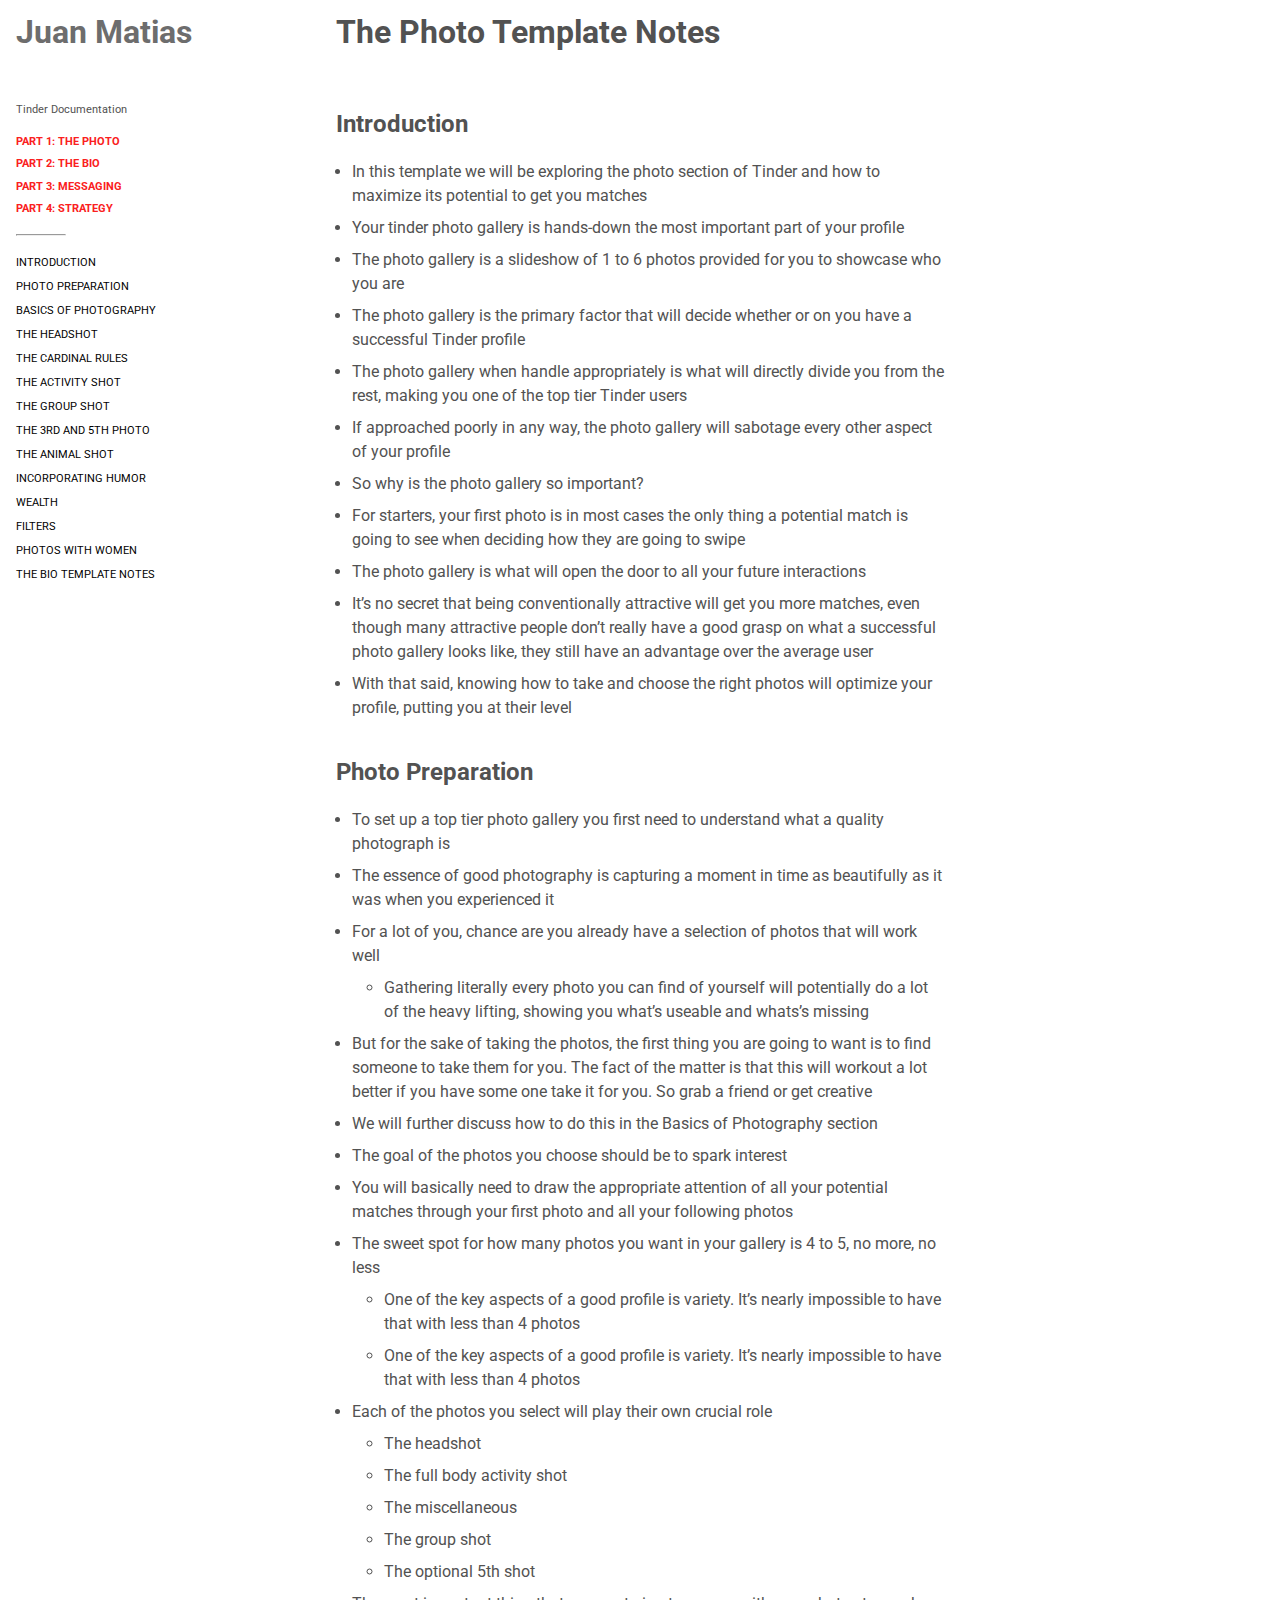
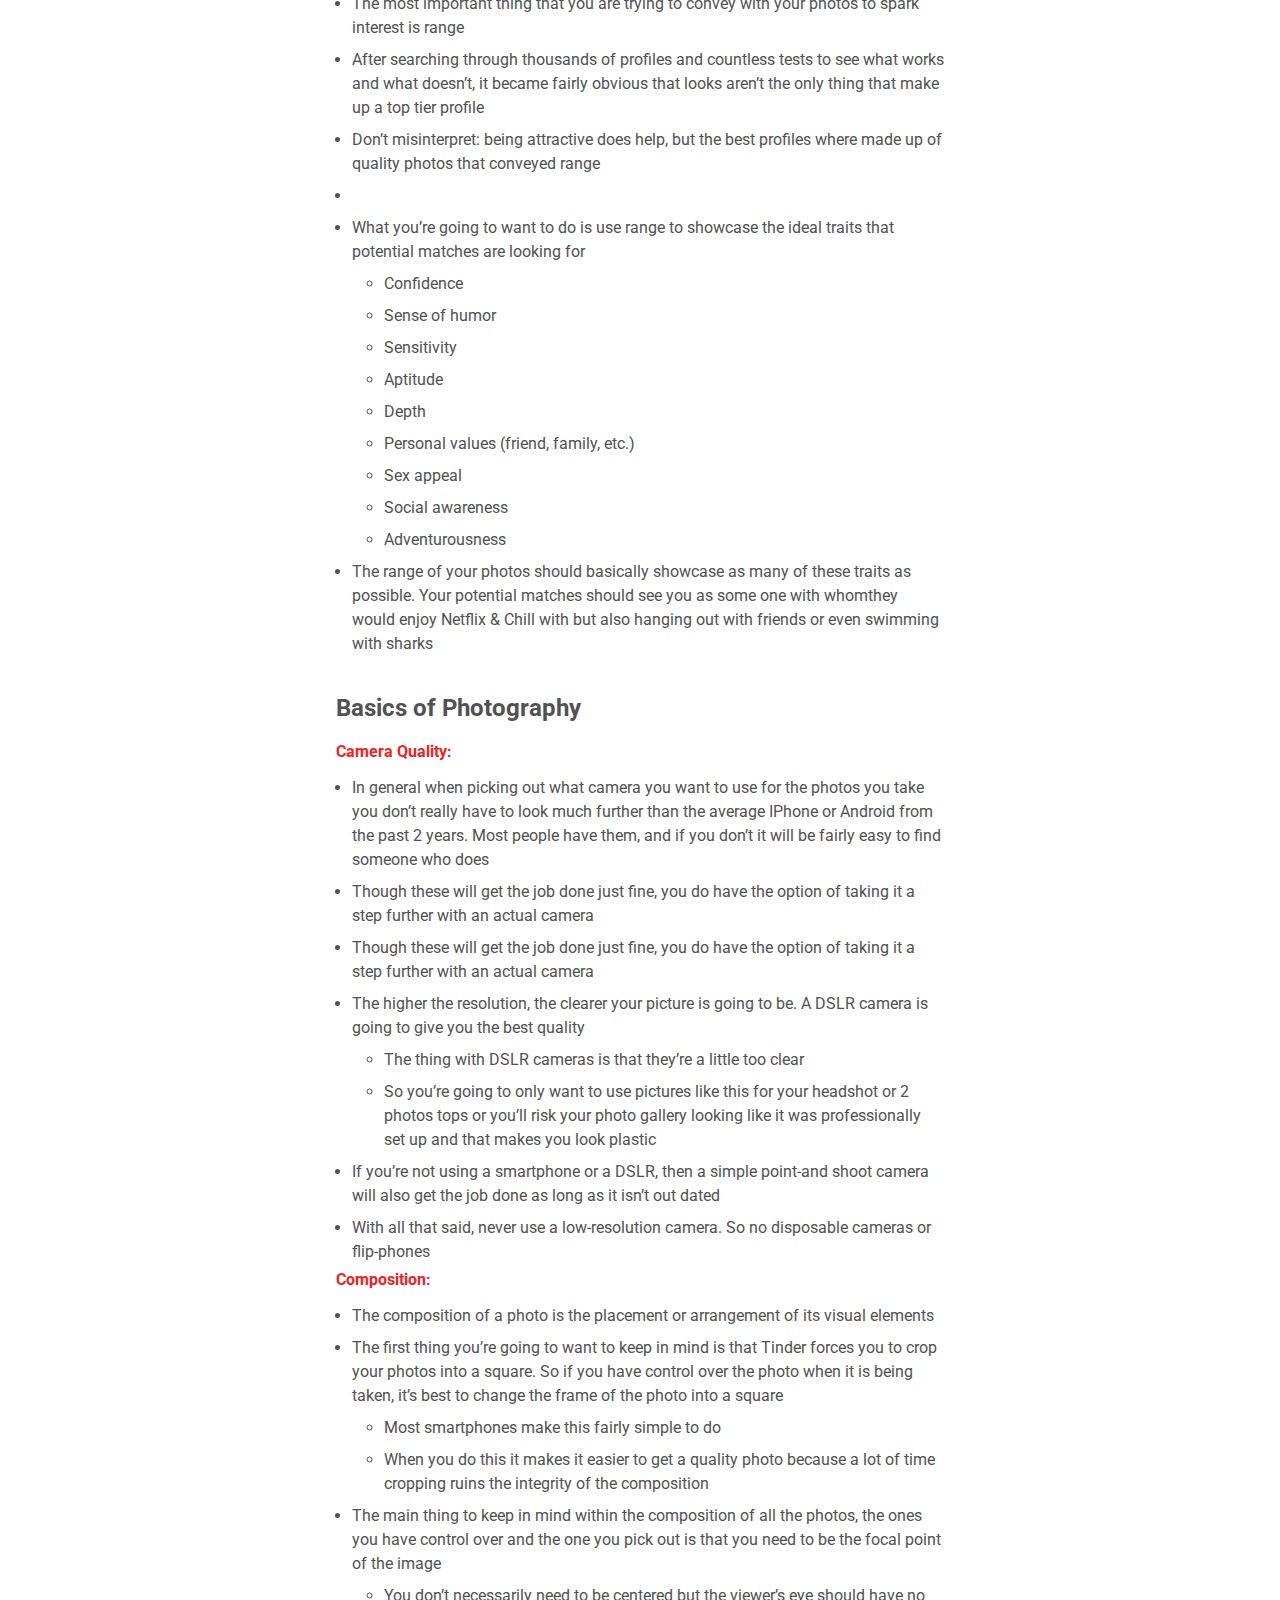
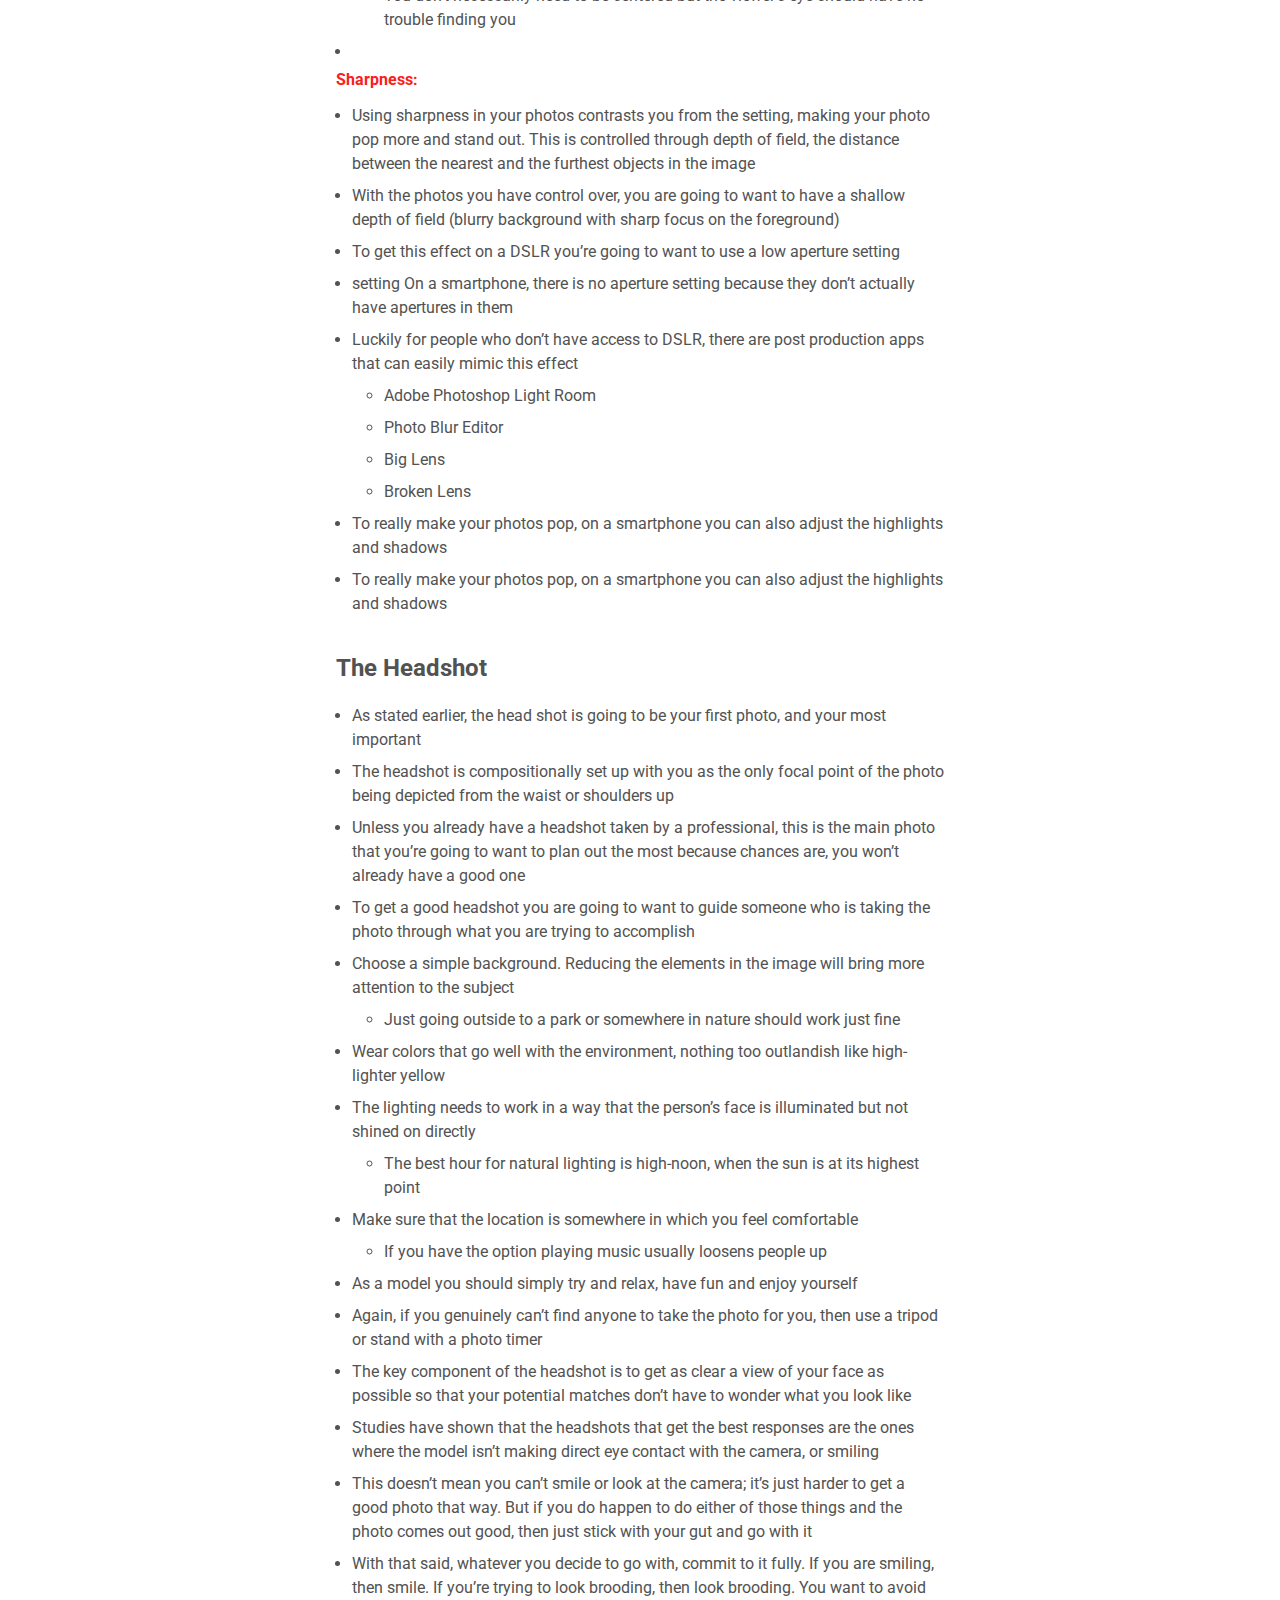
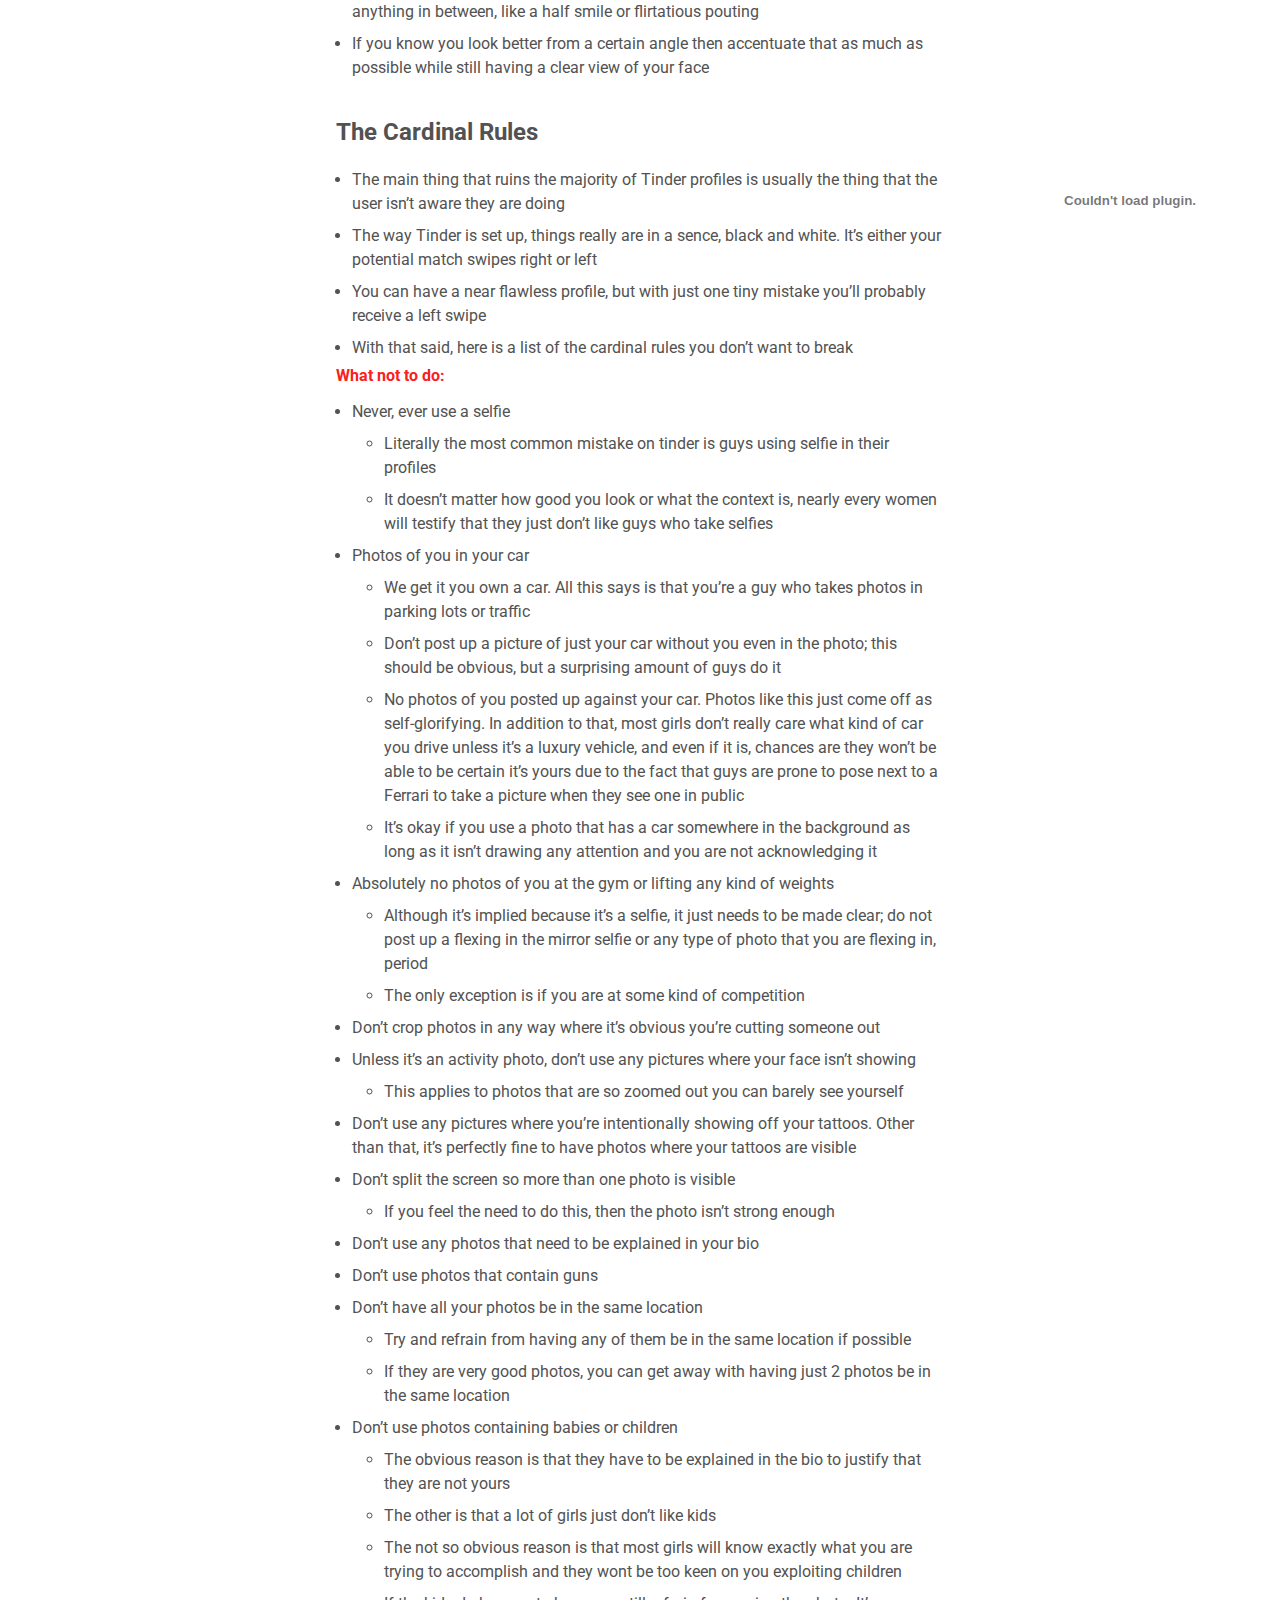
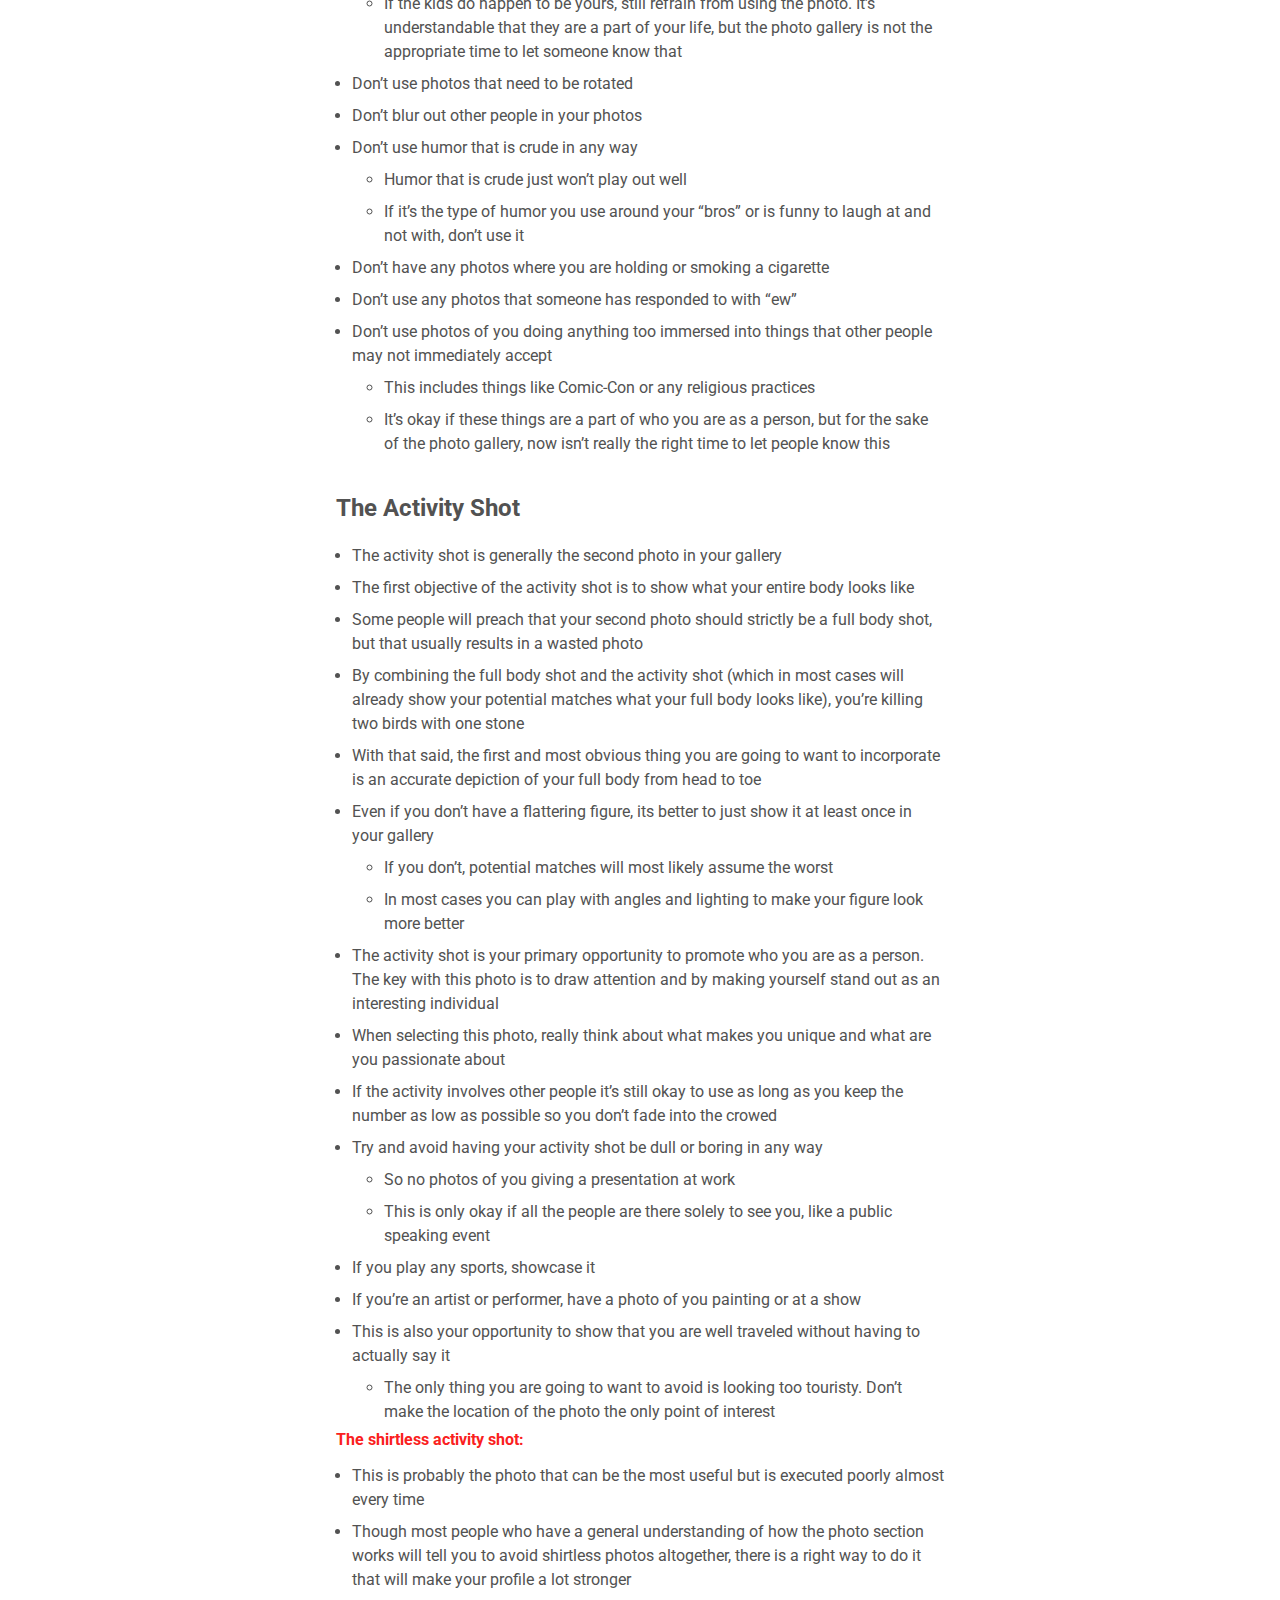
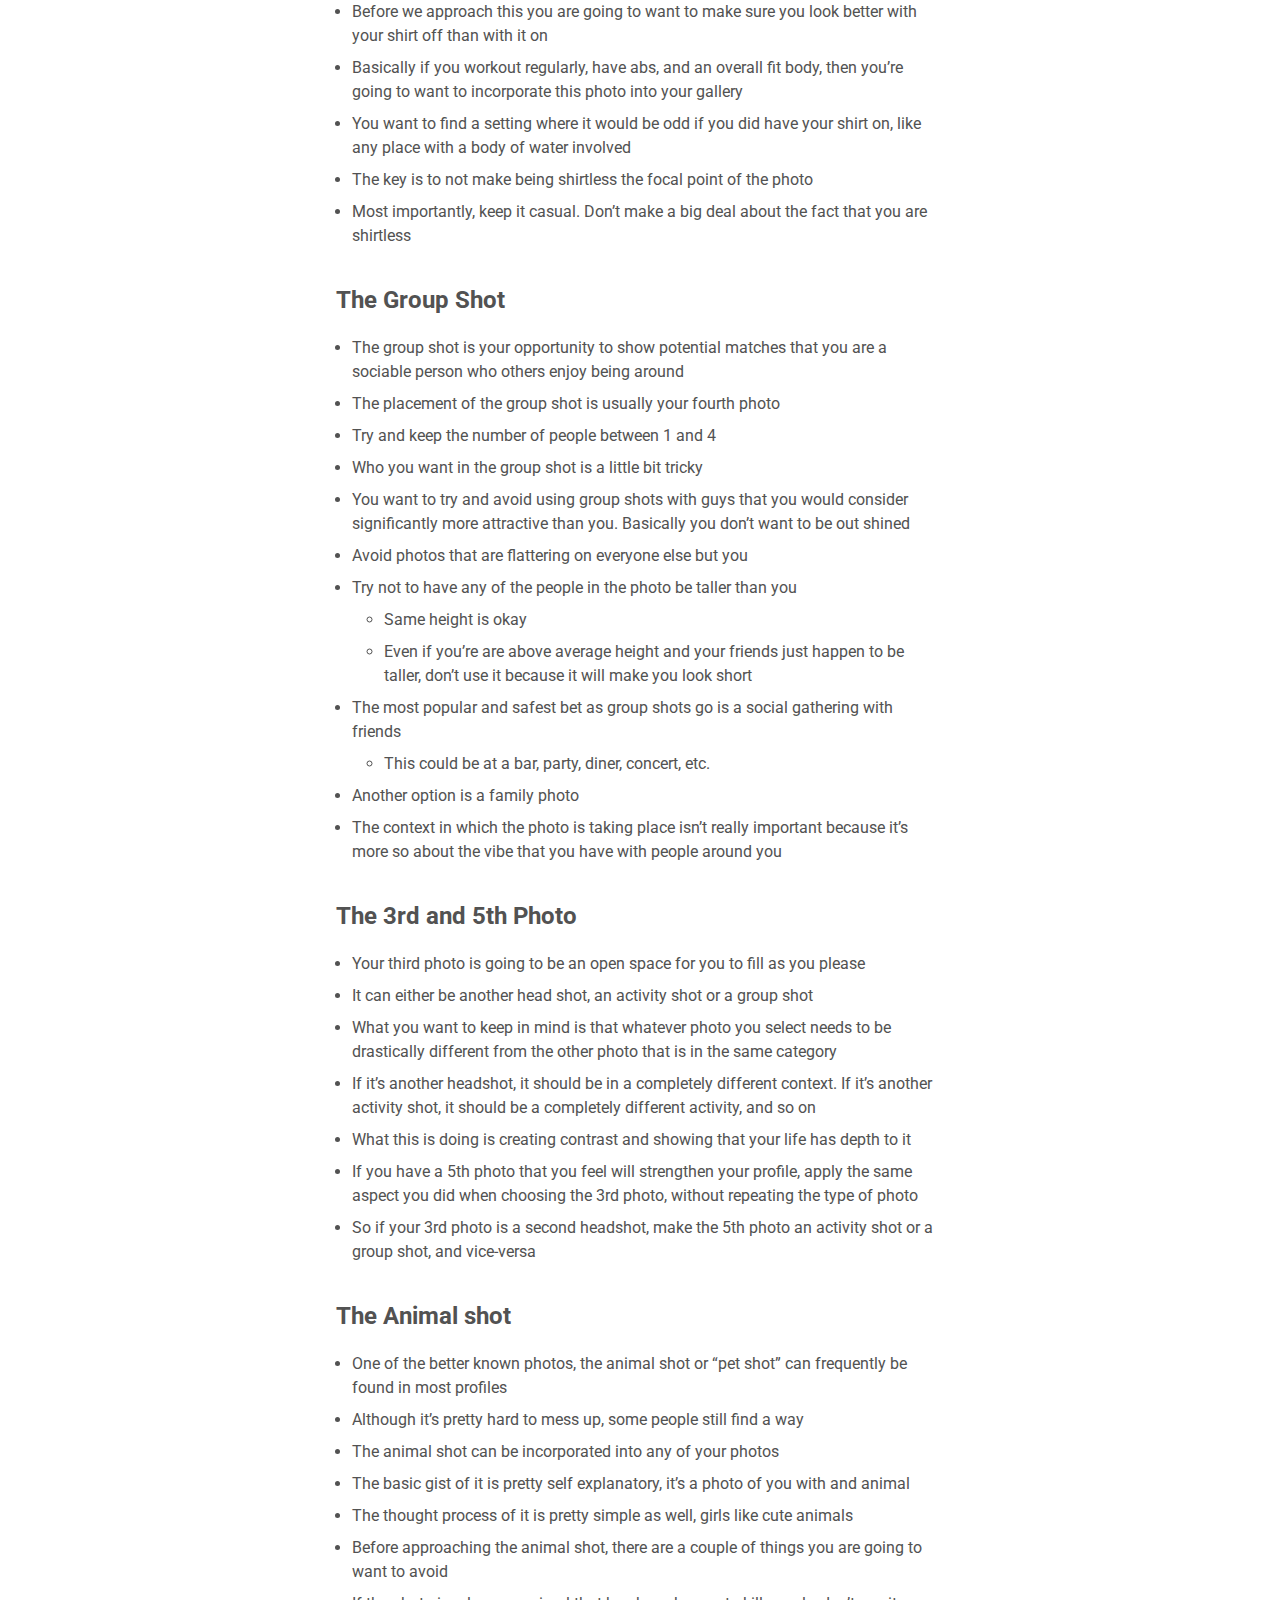
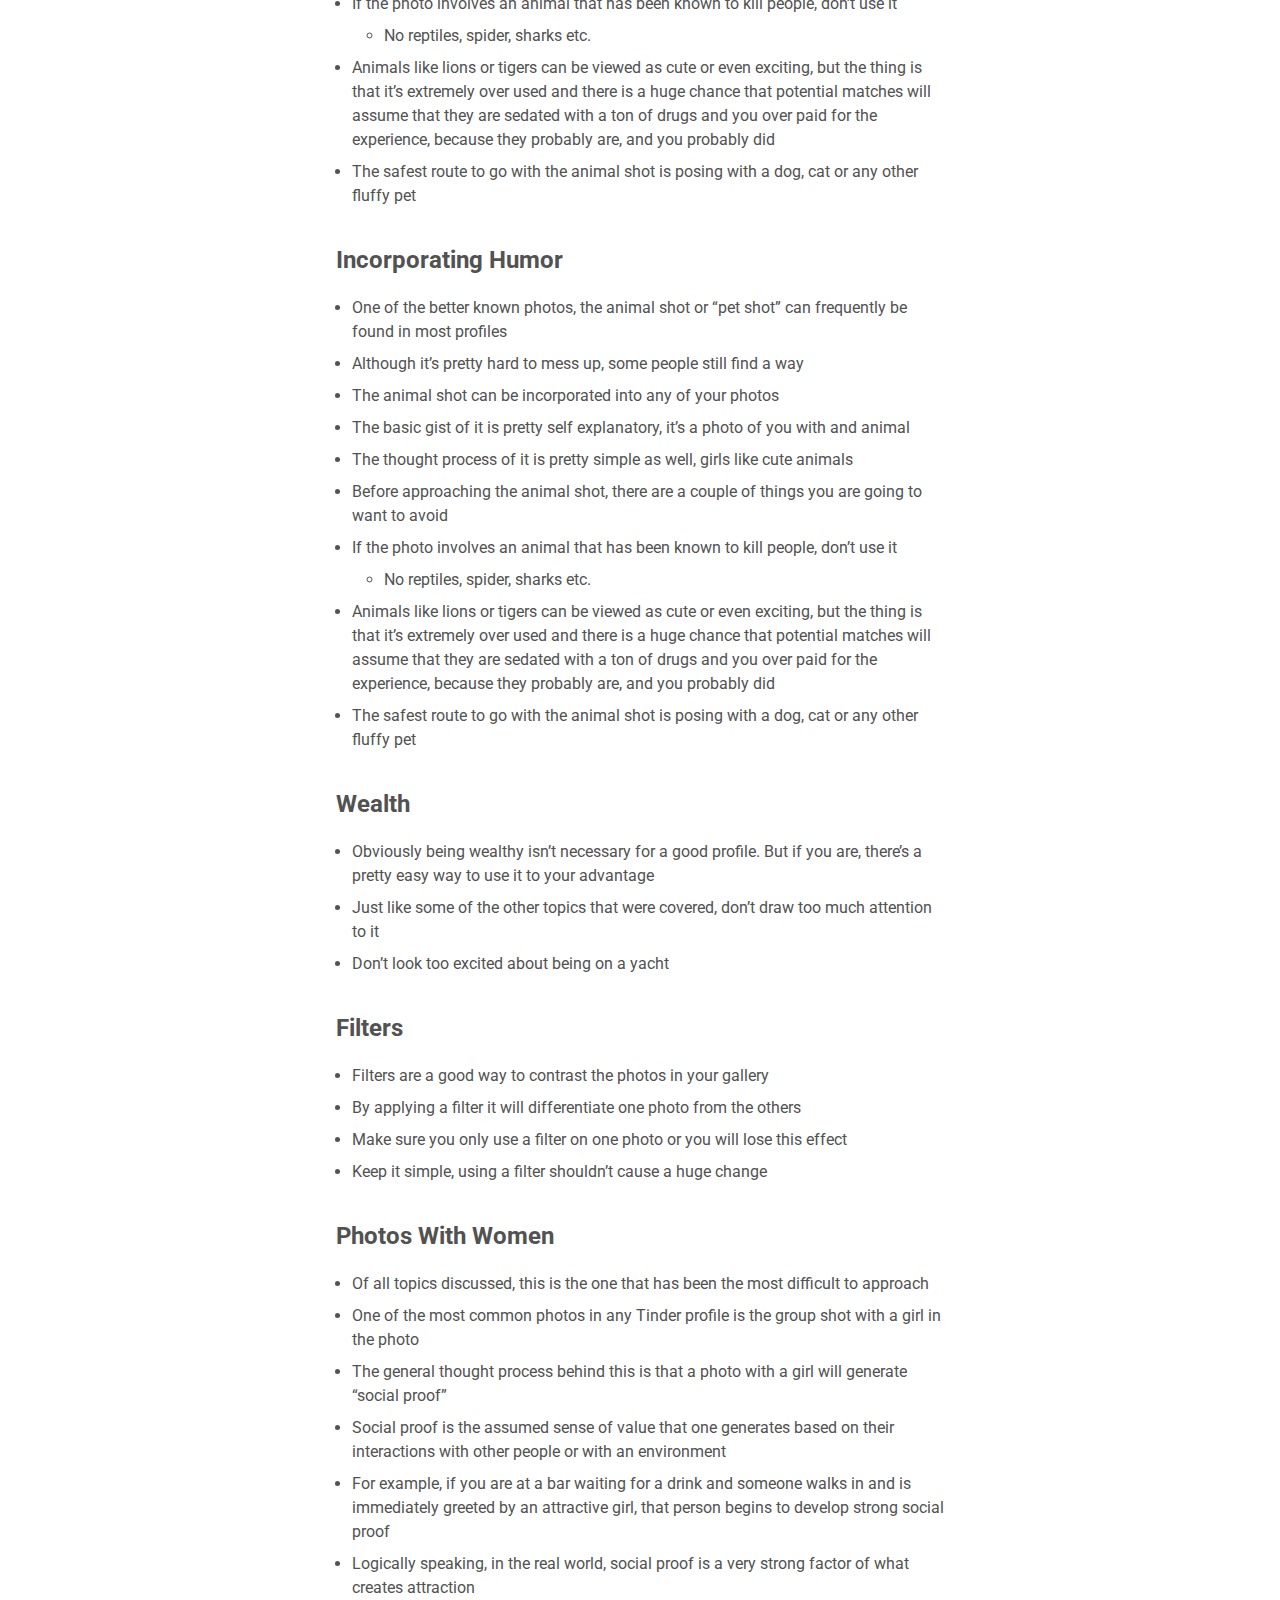
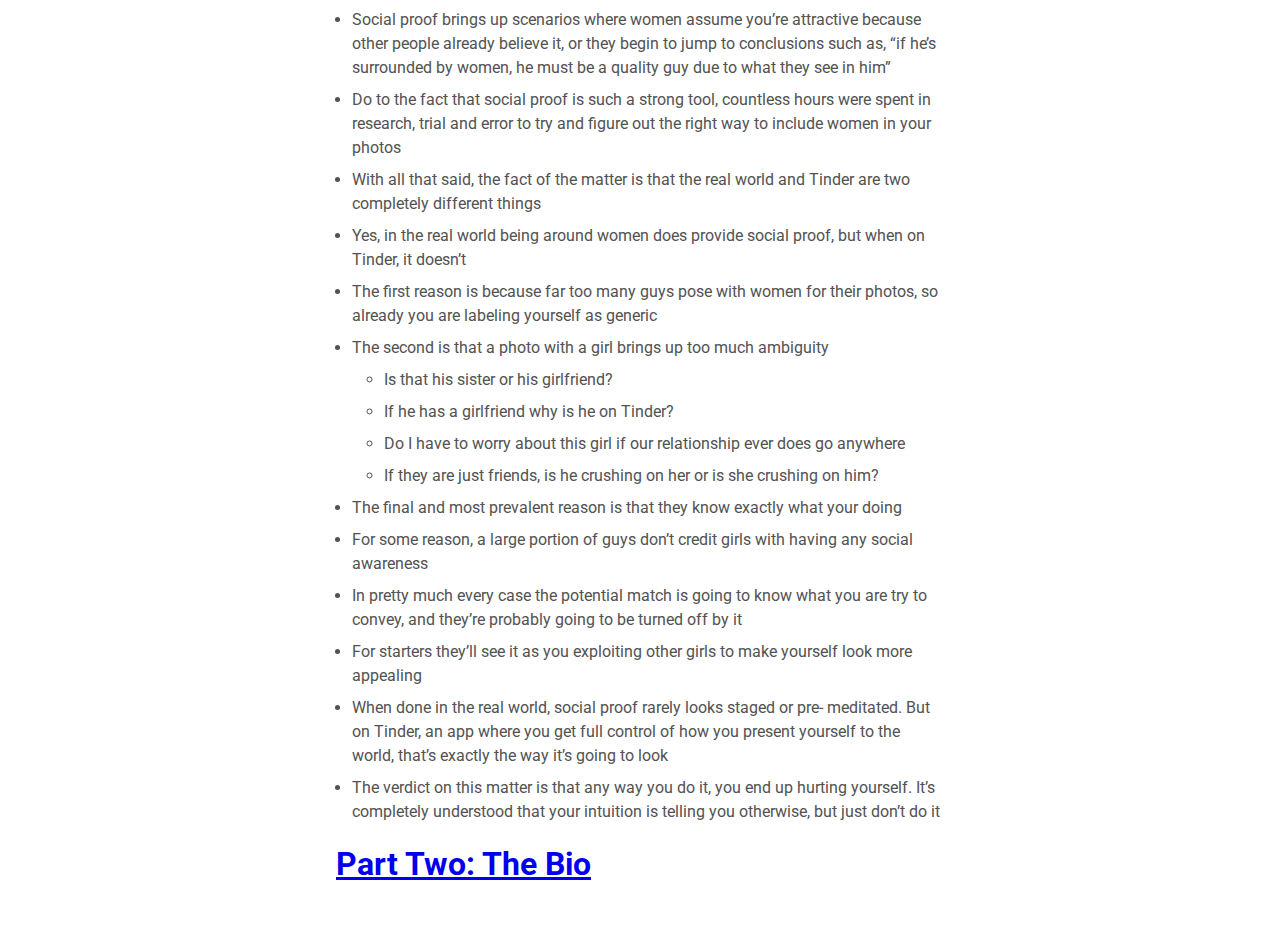
<file: index2.html>
<!DOCTYPE html>
<html>

<head>
    <meta charset="utf-8">
    <title>Tinder Project</title>
    <meta name="description" content="Tinder Project">
    <meta http-equiv="x-ua-compatible" content="ie=edge">
    <meta name="viewport" content="width=device-width, initial-scale=1">

    <link rel="stylesheet" type="text/css" href="css/reset.css">
    <link rel="stylesheet" type="text/css" href="css/style.css">
    <link href='https://fonts.googleapis.com/css?family=Roboto:400,700,400italic' rel='stylesheet' type='text/css'>
    <script src="js/smooth-scroll.min.js"></script>


</head>

<body id="top">
    <header>

        <h1> <a href="index.html">Juan Matias</a></h1>
        <p><span class="caption">Tinder Documentation</span></p>

        <nav>

            <ul>
                <li>

                    <a href="index.html"><h4>Part 1: The Photo</h4></a></li>
                <li>
                    <a href="part2.html"><h4>Part 2: The Bio</h4></a></li>

                <li>

                    <li>
                        <a href="part3.html"><h4>Part 3: Messaging</h4></a></li>

                    <li>
                        <a href="part4.html"><h4>Part 4: Strategy</h4></a></li>



                    <hr>
                    <li>
                        <a data-scroll href="introduction">Introduction</a></li>
                    <li><a data-scroll href="#photoprep">Photo Preparation</a></li>
                    <li><a data-scroll href="#basicofphotography">Basics of Photography </a></li>
                    <li><a data-scroll href="#headshot">The Headshot</a></li>
                    <li><a data-scroll href="#cardinalrules">The Cardinal Rules</a></li>
                    <li><a data-scroll href="#activityshot">The Activity Shot</a></li>
                    <li><a data-scroll href="#groupshot">The Group Shot</a></li>
                    <li><a data-scroll href="#3rdand5thphoto">The 3rd and 5th Photo</a></li>
                    <li><a data-scroll href="#animalshot">The Animal shot</a></li>
                    <li><a data-scroll href="#humor">Incorporating Humor</a></li>
                    <li><a data-scroll href="#wealth">Wealth</a></li>
                    <li><a data-scroll href="#filters">Filters</a></li>
                    <li><a data-scroll href="#woman">Photos With Women</a></li>
                    <li>
                        <a href="part2.html">The Bio Template Notes</a>
                    </li>


            </ul>
        </nav>
    </header>
    <main>



        <aside id="photos">
            <embed src="img/tindernumbers2.pdf" width="" height="10000px">

        </aside>


        <article id="photo">


            <h2>The Photo Template Notes</h2>
            <section id="introduction">
                <h3>Introduction</h3>
                <ul>
                    <li>In this template we will be exploring the photo section of Tinder and how to maximize its potential to get you matches</li>
                    <li>Your tinder photo gallery is hands-down the most important part of your profile</li>
                    <li>The photo gallery is a slideshow of 1 to 6 photos provided for you to showcase who you are</li>
                    <li>The photo gallery is the primary factor that will decide whether or on you have a successful Tinder profile</li>
                    <li>The photo gallery when handle appropriately is what will directly divide you from the rest, making you one of the top tier Tinder users</li>
                    <li>If approached poorly in any way, the photo gallery will sabotage every other aspect of your profile</li>
                    <li>So why is the photo gallery so important?</li>
                    <li>For starters, your first photo is in most cases the only thing a potential match is going to see when deciding how they are going to swipe</li>
                    <li>The photo gallery is what will open the door to all your future interactions

                    </li>
                    <li>It’s no secret that being conventionally attractive will get you more matches, even though many attractive people don’t really have a good grasp on what a successful photo gallery looks like, they still have an advantage over the average user</li>
                    <li>With that said, knowing how to take and choose the right photos will optimize your profile, putting you at their level</li>
                </ul>



            </section>
            <section id="photoprep">
                <h3>Photo Preparation</h3>
                <ul>
                    <li>To set up a top tier photo gallery you first need to understand what a quality photograph is</li>
                    <li>The essence of good photography is capturing a moment in time as beautifully as it was when you experienced it</li>
                    <li>For a lot of you, chance are you already have a selection of photos that will work well</li>

                    <li class="list-indent">Gathering literally every photo you can find of yourself will potentially do a lot of the heavy lifting, showing you what’s useable and whats’s missing</li>

                    <li>But for the sake of taking the photos, the first thing you are going to want is to find someone to take them for you. The fact of the matter is that this will workout a lot better if you have some one take it for you. So grab a friend or get creative</li>
                    <li>We will further discuss how to do this in the Basics of Photography section

                    </li>
                    <li>The goal of the photos you choose should be to spark interest</li>
                    <li>You will basically need to draw the appropriate attention of all your potential matches through your first photo and all your following photos

                    </li>
                    <li>The sweet spot for how many photos you want in your gallery is 4 to 5, no more, no less</li>
                    <li class="list-indent">One of the key aspects of a good profile is variety. It’s nearly impossible to have that with less than 4 photos</li>
                    <li class="list-indent">One of the key aspects of a good profile is variety. It’s nearly impossible to have that with less than 4 photos</li>
                    <li>Each of the photos you select will play their own crucial role</li>
                    <li class="list-indent">The headshot</li>
                    <li class="list-indent">The full body activity shot</li>
                    <li class="list-indent">The miscellaneous</li>
                    <li class="list-indent">The group shot</li>
                    <li class="list-indent">The optional 5th shot</li>

                    <li>The most important thing that you are trying to convey with your photos to spark interest is range</li>

                    <li>After searching through thousands of profiles and countless tests to see what works and what doesn’t, it became fairly obvious that looks aren’t the only thing that make up a top tier profile</li>
                    <li>Don’t misinterpret: being attractive does help, but the best profiles where made up of quality photos that conveyed range</li>
                    <li></li>

                    <li>What you’re going to want to do is use range to showcase the ideal traits that potential matches are looking for</li>
                    <li class="list-indent">Confidence</li>
                    <li class="list-indent">Sense of humor</li>
                    <li class="list-indent">Sensitivity</li>
                    <li class="list-indent">Aptitude</li>
                    <li class="list-indent">Depth</li>
                    <li class="list-indent">Personal values (friend, family, etc.)</li>
                    <li class="list-indent">Sex appeal</li>
                    <li class="list-indent">Social awareness</li>
                    <li class="list-indent">Adventurousness</li>
                    <li>The range of your photos should basically showcase as many of these traits as possible. Your potential matches should see you as some one with whomthey would enjoy Netflix &amp; Chill with but also hanging out with friends or even swimming with sharks</li>
                </ul>





            </section>
            <section id="basicofphotography">

                <h3>Basics of Photography</h3>
                <h4>Camera Quality:</h4>

                <ul>
                    <li>In general when picking out what camera you want to use for the photos you take you don’t really have to look much further than the average IPhone or Android from the past 2 years. Most people have them, and if you don’t it will be fairly easy to find someone who does</li>
                    <li>Though these will get the job done just fine, you do have the option of taking it a step further with an actual camera</li>
                    <li>Though these will get the job done just fine, you do have the option of taking it a step further with an actual camera</li>
                    <li>The higher the resolution, the clearer your picture is going to be. A DSLR camera is going to give you the best quality</li>
                    <li class="list-indent">The thing with DSLR cameras is that they’re a little too clear</li>
                    <li class="list-indent">So you’re going to only want to use pictures like this for your headshot or 2 photos tops or you’ll risk your photo gallery looking like it was professionally set up and that makes you look plastic</li>
                    <li>If you’re not using a smartphone or a DSLR, then a simple point-and shoot camera will also get the job done as long as it isn’t out dated</li>
                    <li>With all that said, never use a low-resolution camera. So no disposable cameras or flip-phones</li>
                </ul>


                <h4>Composition:</h4>
                <ul>
                    <li>The composition of a photo is the placement or arrangement of its visual elements</li>
                    <li>The first thing you’re going to want to keep in mind is that Tinder forces you to crop your photos into a square. So if you have control over the photo when it is being taken, it’s best to change the frame of the photo into a square</li>
                    <li class="list-indent">Most smartphones make this fairly simple to do</li>
                    <li class="list-indent">When you do this it makes it easier to get a quality photo because a lot of time cropping ruins the integrity of the composition

                    </li>
                    <li>The main thing to keep in mind within the composition of all the photos, the ones you have control over and the one you pick out is that you need to be the focal point of the image</li>
                    <li class="list-indent">You don’t necessarily need to be centered but the viewer’s eye should have no trouble finding you</li>
                    <li></li>
                </ul>
                <h4>Sharpness:</h4>
                <ul>

                    <li>Using sharpness in your photos contrasts you from the setting, making your photo pop more and stand out. This is controlled through depth of field, the distance between the nearest and the furthest objects in the image</li>
                    <li>With the photos you have control over, you are going to want to have a shallow depth of field (blurry background with sharp focus on the foreground)

                    </li>
                    <li>To get this effect on a DSLR you’re going to want to use a low aperture setting

                    </li>
                    <li>setting On a smartphone, there is no aperture setting because they don’t actually have apertures in them</li>
                    <li>Luckily for people who don’t have access to DSLR, there are post production apps that can easily mimic this effect</li>

                    <li class="list-indent">Adobe Photoshop Light Room</li>
                    <li class="list-indent">Photo Blur Editor</li>
                    <li class="list-indent">Big Lens</li>
                    <li class="list-indent">Broken Lens</li>
                    <li>To really make your photos pop, on a smartphone you can also adjust the highlights and shadows</li>
                    <li>To really make your photos pop, on a smartphone you can also adjust the highlights and shadows</li>
                </ul>




            </section>
            <section id="headshot">
                <h3>The Headshot</h3>
                <ul>

                    <li>As stated earlier, the head shot is going to be your first photo, and your most important</li>
                    <li>The headshot is compositionally set up with you as the only focal point of the photo being depicted from the waist or shoulders up</li>
                    <li>Unless you already have a headshot taken by a professional, this is the main photo that you’re going to want to plan out the most because chances are, you won’t already have a good one</li>
                    <li>To get a good headshot you are going to want to guide someone who is taking the photo through what you are trying to accomplish</li>
                    <li>Choose a simple background. Reducing the elements in the image will bring more attention to the subject</li>
                    <li class="list-indent">Just going outside to a park or somewhere in nature should work just fine</li>
                    <li>Wear colors that go well with the environment, nothing too outlandish like high-lighter yellow</li>
                    <li>The lighting needs to work in a way that the person’s face is illuminated but not shined on directly</li>
                    <li class="list-indent">The best hour for natural lighting is high-noon, when the sun is at its highest point</li>
                    <li>Make sure that the location is somewhere in which you feel comfortable

                    </li>
                    <li class="list-indent">If you have the option playing music usually loosens people up</li>
                    <li>As a model you should simply try and relax, have fun and enjoy yourself

                    </li>
                    <li>Again, if you genuinely can’t find anyone to take the photo for you, then use a tripod or stand with a photo timer</li>
                    <li>The key component of the headshot is to get as clear a view of your face as possible so that your potential matches don’t have to wonder what you look like</li>
                    <li>Studies have shown that the headshots that get the best responses are the ones where the model isn’t making direct eye contact with the camera, or smiling</li>
                    <li>This doesn’t mean you can’t smile or look at the camera; it’s just harder to get a good photo that way. But if you do happen to do either of those things and the photo comes out good, then just stick with your gut and go with it</li>
                    <li>With that said, whatever you decide to go with, commit to it fully. If you are smiling, then smile. If you’re trying to look brooding, then look brooding. You want to avoid anything in between, like a half smile or flirtatious pouting</li>
                    <li>If you know you look better from a certain angle then accentuate that as much as possible while still having a clear view of your face</li>

                </ul>





            </section>
            <section id="cardinalrules">
                <h3>The Cardinal Rules</h3>
                <ul>
                    <li>The main thing that ruins the majority of Tinder profiles is usually the thing that the user isn’t aware they are doing</li>
                    <li>The way Tinder is set up, things really are in a sence, black and white. It’s either your potential match swipes right or left</li>
                    <li>You can have a near flawless profile, but with just one tiny mistake you’ll probably receive a left swipe</li>
                    <li>With that said, here is a list of the cardinal rules you don’t want to break

                    </li>
                </ul>


                <h4>What not to do:</h4>
                <ul>
                    <li>Never, ever use a selfie</li>
                    <li class="list-indent">Literally the most common mistake on tinder is guys using selfie in their profiles</li>

                    <li class="list-indent">It doesn’t matter how good you look or what the context is, nearly every women will testify that they just don’t like guys who take selfies</li>
                    <li>Photos of you in your car</li>
                    <li class="list-indent">We get it you own a car. All this says is that you’re a guy who takes photos in parking lots or traffic</li>
                    <li class="list-indent">Don’t post up a picture of just your car without you even in the photo; this should be obvious, but a surprising amount of guys do it</li>
                    <li class="list-indent">No photos of you posted up against your car. Photos like this just come off as self-glorifying. In addition to that, most girls don’t really care what kind of car you drive unless it’s a luxury vehicle, and even if it is, chances are they won’t be able to be certain it’s yours due to the fact that guys are prone to pose next to a Ferrari to take a picture when they see one in public</li>
                    <li class="list-indent">It’s okay if you use a photo that has a car somewhere in the background as long as it isn’t drawing any attention and you are not acknowledging it</li>
                    <li>Absolutely no photos of you at the gym or lifting any kind of weights</li>
                    <li class="list-indent">Although it’s implied because it’s a selfie, it just needs to be made clear; do not post up a flexing in the mirror selfie or any type of photo that you are flexing in, period</li>
                    <li class="list-indent">The only exception is if you are at some kind of competition</li>
                    <li>Don’t crop photos in any way where it’s obvious you’re cutting someone out</li>
                    <li>Unless it’s an activity photo, don’t use any pictures where your face isn’t showing</li>
                    <li class="list-indent">This applies to photos that are so zoomed out you can barely see yourself</li>
                    <li>Don’t use any pictures where you’re intentionally showing off your tattoos. Other than that, it’s perfectly fine to have photos where your tattoos are visible</li>
                    <li>Don’t split the screen so more than one photo is visible</li>
                    <li class="list-indent">If you feel the need to do this, then the photo isn’t strong enough

                    </li>
                    <li>Don’t use any photos that need to be explained in your bio</li>
                    <li>Don’t use photos that contain guns</li>
                    <li>Don’t have all your photos be in the same location</li>
                    <li class="list-indent">Try and refrain from having any of them be in the same location if possible</li>
                    <li class="list-indent">If they are very good photos, you can get away with having just 2 photos be in the same location</li>
                    <li>Don’t use photos containing babies or children</li>
                    <li class="list-indent">The obvious reason is that they have to be explained in the bio to justify that they are not yours</li>
                    <li class="list-indent">The other is that a lot of girls just don’t like kids</li>
                    <li class="list-indent">The not so obvious reason is that most girls will know exactly what you are trying to accomplish and they wont be too keen on you exploiting children</li>
                    <li class="list-indent">If the kids do happen to be yours, still refrain from using the photo. It’s understandable that they are a part of your life, but the photo gallery is not the appropriate time to let someone know that</li>
                    <li>Don’t use photos that need to be rotated</li>
                    <li>Don’t blur out other people in your photos</li>
                    <li>Don’t use humor that is crude in any way</li>

                    <li class="list-indent">Humor that is crude just won’t play out well</li>
                    <li class="list-indent">If it’s the type of humor you use around your “bros” or is funny to laugh at and not with, don’t use it</li>
                    <li>Don’t have any photos where you are holding or smoking a cigarette</li>

                    <li>Don’t use any photos that someone has responded to with “ew”</li>
                    <li>Don’t use photos of you doing anything too immersed into things that other people may not immediately accept</li>
                    <li class="list-indent">This includes things like Comic-Con or any religious practices</li>
                    <li class="list-indent">It’s okay if these things are a part of who you are as a person, but for the sake of the photo gallery, now isn’t really the right time to let people know this</li>



                </ul>

            </section>
            <section id="activityshot">
                <h3>The Activity Shot</h3>
                <ul>
                    <li>The activity shot is generally the second photo in your gallery</li>
                    <li>The first objective of the activity shot is to show what your entire body looks like</li>
                    <li>Some people will preach that your second photo should strictly be a full body shot, but that usually results in a wasted photo</li>
                    <li>By combining the full body shot and the activity shot (which in most cases will already show your potential matches what your full body looks like), you’re killing two birds with one stone</li>
                    <li>With that said, the first and most obvious thing you are going to want to incorporate is an accurate depiction of your full body from head to toe

                    </li>
                    <li>Even if you don’t have a flattering figure, its better to just show it at least once in your gallery</li>
                    <li class="list-indent">If you don’t, potential matches will most likely assume the worst

                    </li>
                    <li class="list-indent">In most cases you can play with angles and lighting to make your figure look more better</li>
                    <li>The activity shot is your primary opportunity to promote who you are as a person. The key with this photo is to draw attention and by making yourself stand out as an interesting individual</li>
                    <li>When selecting this photo, really think about what makes you unique and what are you passionate about</li>

                    <li>If the activity involves other people it’s still okay to use as long as you keep the number as low as possible so you don’t fade into the crowed</li>
                    <li>Try and avoid having your activity shot be dull or boring in any way</li>
                    <li class="list-indent">So no photos of you giving a presentation at work</li>
                    <li class="list-indent">This is only okay if all the people are there solely to see you, like a public speaking event</li>
                    <li>If you play any sports, showcase it</li>
                    <li>If you’re an artist or performer, have a photo of you painting or at a show

                    </li>
                    <li>This is also your opportunity to show that you are well traveled without having to actually say it</li>
                    <li class="list-indent">The only thing you are going to want to avoid is looking too touristy. Don’t make the location of the photo the only point of interest

                    </li>
                </ul>
                <h4>The shirtless activity shot:</h4>
                <ul>
                    <li>This is probably the photo that can be the most useful but is executed poorly almost every time</li>

                    <li>Though most people who have a general understanding of how the photo section works will tell you to avoid shirtless photos altogether, there is a right way to do it that will make your profile a lot stronger</li>
                    <li>Before we approach this you are going to want to make sure you look better with your shirt off than with it on</li>
                    <li>Basically if you workout regularly, have abs, and an overall fit body, then you’re going to want to incorporate this photo into your gallery</li>
                    <li>You want to find a setting where it would be odd if you did have your shirt on, like any place with a body of water involved</li>
                    <li>The key is to not make being shirtless the focal point of the photo</li>
                    <li>Most importantly, keep it casual. Don’t make a big deal about the fact that you are shirtless</li>

                </ul>

            </section>
            <section id="groupshot">
                <h3>The Group Shot</h3>
                <ul>
                    <li>The group shot is your opportunity to show potential matches that you are a sociable person who others enjoy being around</li>

                    <li>The placement of the group shot is usually your fourth photo</li>
                    <li>Try and keep the number of people between 1 and 4</li>
                    <li>Who you want in the group shot is a little bit tricky</li>

                    <li>You want to try and avoid using group shots with guys that you would consider significantly more attractive than you. Basically you don’t want to be out shined</li>
                    <li>Avoid photos that are flattering on everyone else but you</li>
                    <li>Try not to have any of the people in the photo be taller than you</li>
                    <li class="list-indent">Same height is okay</li>
                    <li class="list-indent">Even if you’re are above average height and your friends just happen to be taller, don’t use it because it will make you look short

                    </li>

                    <li>The most popular and safest bet as group shots go is a social gathering with friends</li>

                    <li class="list-indent">This could be at a bar, party, diner, concert, etc.

                    </li>

                    <li>Another option is a family photo</li>
                    <li>The context in which the photo is taking place isn’t really important because it’s more so about the vibe that you have with people around you

                    </li>

                </ul>

            </section>
            <section id="3rdand5thphoto">


                <h3>The 3rd and 5th Photo</h3>
                <ul>
                    <li>Your third photo is going to be an open space for you to fill as you please

                    </li>
                    <li>It can either be another head shot, an activity shot or a group shot</li>
                    <li>What you want to keep in mind is that whatever photo you select needs to be drastically different from the other photo that is in the same category</li>
                    <li>If it’s another headshot, it should be in a completely different context. If it’s another activity shot, it should be a completely different activity, and so on</li>
                    <li>What this is doing is creating contrast and showing that your life has depth to it</li>

                    <li>If you have a 5th photo that you feel will strengthen your profile, apply the same aspect you did when choosing the 3rd photo, without repeating the type of photo</li>
                    <li>So if your 3rd photo is a second headshot, make the 5th photo an activity shot or a group shot, and vice-versa</li>

                </ul>



            </section>




            <section id="animalshot">


                <h3>The Animal shot</h3>
                <ul>

                    <li>One of the better known photos, the animal shot or “pet shot” can frequently be found in most profiles</li>
                    <li>Although it’s pretty hard to mess up, some people still find a way</li>

                    <li>The animal shot can be incorporated into any of your photos</li>
                    <li>The basic gist of it is pretty self explanatory, it’s a photo of you with and animal</li>

                    <li>The thought process of it is pretty simple as well, girls like cute animals

                    </li>
                    <li>Before approaching the animal shot, there are a couple of things you are going to want to avoid</li>
                    <li>If the photo involves an animal that has been known to kill people, don’t use it</li>

                    <li class="list-indent">No reptiles, spider, sharks etc.</li>
                    <li>Animals like lions or tigers can be viewed as cute or even exciting, but the thing is that it’s extremely over used and there is a huge chance that potential matches will assume that they are sedated with a ton of drugs and you over paid for the experience, because they probably are, and you probably did</li>
                    <li>The safest route to go with the animal shot is posing with a dog, cat or any other fluffy pet</li>
                </ul>



            </section>



            <section id="humor">


                <h3>Incorporating Humor</h3>
                <ul>

                    <li>One of the better known photos, the animal shot or “pet shot” can frequently be found in most profiles</li>
                    <li>Although it’s pretty hard to mess up, some people still find a way</li>

                    <li>The animal shot can be incorporated into any of your photos</li>
                    <li>The basic gist of it is pretty self explanatory, it’s a photo of you with and animal</li>

                    <li>The thought process of it is pretty simple as well, girls like cute animals

                    </li>
                    <li>Before approaching the animal shot, there are a couple of things you are going to want to avoid</li>
                    <li>If the photo involves an animal that has been known to kill people, don’t use it</li>

                    <li class="list-indent">No reptiles, spider, sharks etc.</li>
                    <li>Animals like lions or tigers can be viewed as cute or even exciting, but the thing is that it’s extremely over used and there is a huge chance that potential matches will assume that they are sedated with a ton of drugs and you over paid for the experience, because they probably are, and you probably did</li>
                    <li>The safest route to go with the animal shot is posing with a dog, cat or any other fluffy pet</li>
                </ul>



            </section>


            <section id="wealth">


                <h3>Wealth</h3>
                <ul>

                    <li>Obviously being wealthy isn’t necessary for a good profile. But if you are, there’s a pretty easy way to use it to your advantage</li>
                    <li>Just like some of the other topics that were covered, don’t draw too much attention to it</li>
                    <li>Don’t look too excited about being on a yacht</li>


                </ul>



            </section>



            <section id="filters">


                <h3>Filters</h3>
                <ul>

                    <li>Filters are a good way to contrast the photos in your gallery</li>
                    <li>By applying a filter it will differentiate one photo from the others</li>

                    <li>Make sure you only use a filter on one photo or you will lose this effect</li>
                    <li>Keep it simple, using a filter shouldn’t cause a huge change</li>



                </ul>



            </section>


            <section id="women">


                <h3>Photos With Women</h3>
                <ul>

                    <li>Of all topics discussed, this is the one that has been the most difficult to approach</li>
                    <li>One of the most common photos in any Tinder profile is the group shot with a girl in the photo</li>
                    <li>The general thought process behind this is that a photo with a girl will generate “social proof”</li>
                    <li>Social proof is the assumed sense of value that one generates based on their interactions with other people or with an environment</li>
                    <li>For example, if you are at a bar waiting for a drink and someone walks in and is immediately greeted by an attractive girl, that person begins to develop strong social proof</li>
                    <li>Logically speaking, in the real world, social proof is a very strong factor of what creates attraction</li>
                    <li>Social proof brings up scenarios where women assume you’re attractive because other people already believe it, or they begin to jump to conclusions such as, “if he’s surrounded by women, he must be a quality guy due to what they see in him”</li>
                    <li>Do to the fact that social proof is such a strong tool, countless hours were spent in research, trial and error to try and figure out the right way to include women in your photos</li>
                    <li>With all that said, the fact of the matter is that the real world and Tinder are two completely different things</li>

                    <li>Yes, in the real world being around women does provide social proof, but when on Tinder, it doesn’t</li>
                    <li>The first reason is because far too many guys pose with women for their photos, so already you are labeling yourself as generic</li>
                    <li>The second is that a photo with a girl brings up too much ambiguity</li>
                    <li class="list-indent">Is that his sister or his girlfriend?</li>
                    <li class="list-indent">If he has a girlfriend why is he on Tinder?</li>
                    <li class="list-indent">Do I have to worry about this girl if our relationship ever does go anywhere</li>
                    <li class="list-indent">If they are just friends, is he crushing on her or is she crushing on him?</li>

                    <li>The final and most prevalent reason is that they know exactly what your doing</li>
                    <li>For some reason, a large portion of guys don’t credit girls with having any social awareness</li>
                    <li>In pretty much every case the potential match is going to know what you are try to convey, and they’re probably going to be turned off by it</li>
                    <li>For starters they’ll see it as you exploiting other girls to make yourself look more appealing</li>
                    <li>When done in the real world, social proof rarely looks staged or pre- meditated. But on Tinder, an app where you get full control of how you present yourself to the world, that’s exactly the way it’s going to look

                    </li>
                    <li>The verdict on this matter is that any way you do it, you end up hurting yourself. It’s completely understood that your intuition is telling you otherwise, but just don’t do it</li>


                </ul>



            </section>




            <a href="part2.html"><h2>Part Two: The Bio</h2></a>


        </article>

    </main>
    <footer></footer>

    <script>
        smoothScroll.init();
    </script>
</body>

</html>


<!--Marked Up by James Hillmann-->
</file>
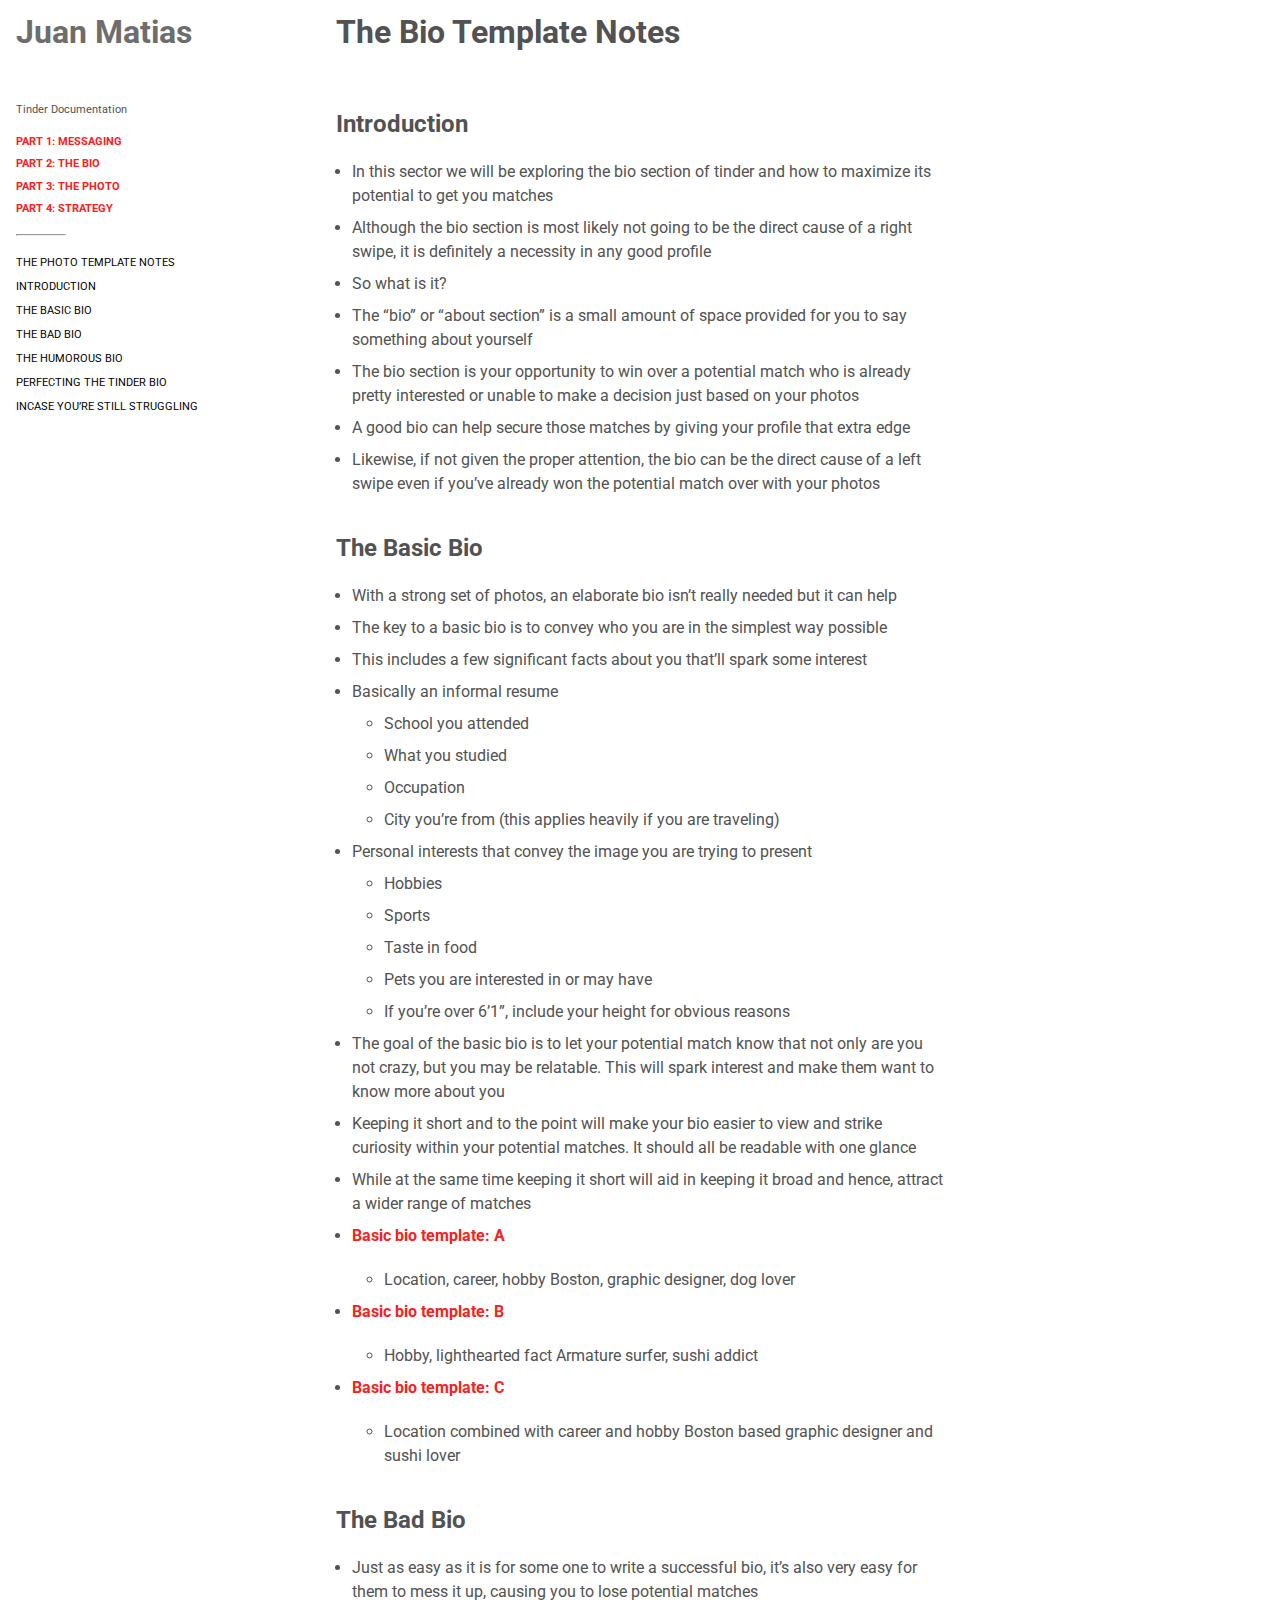
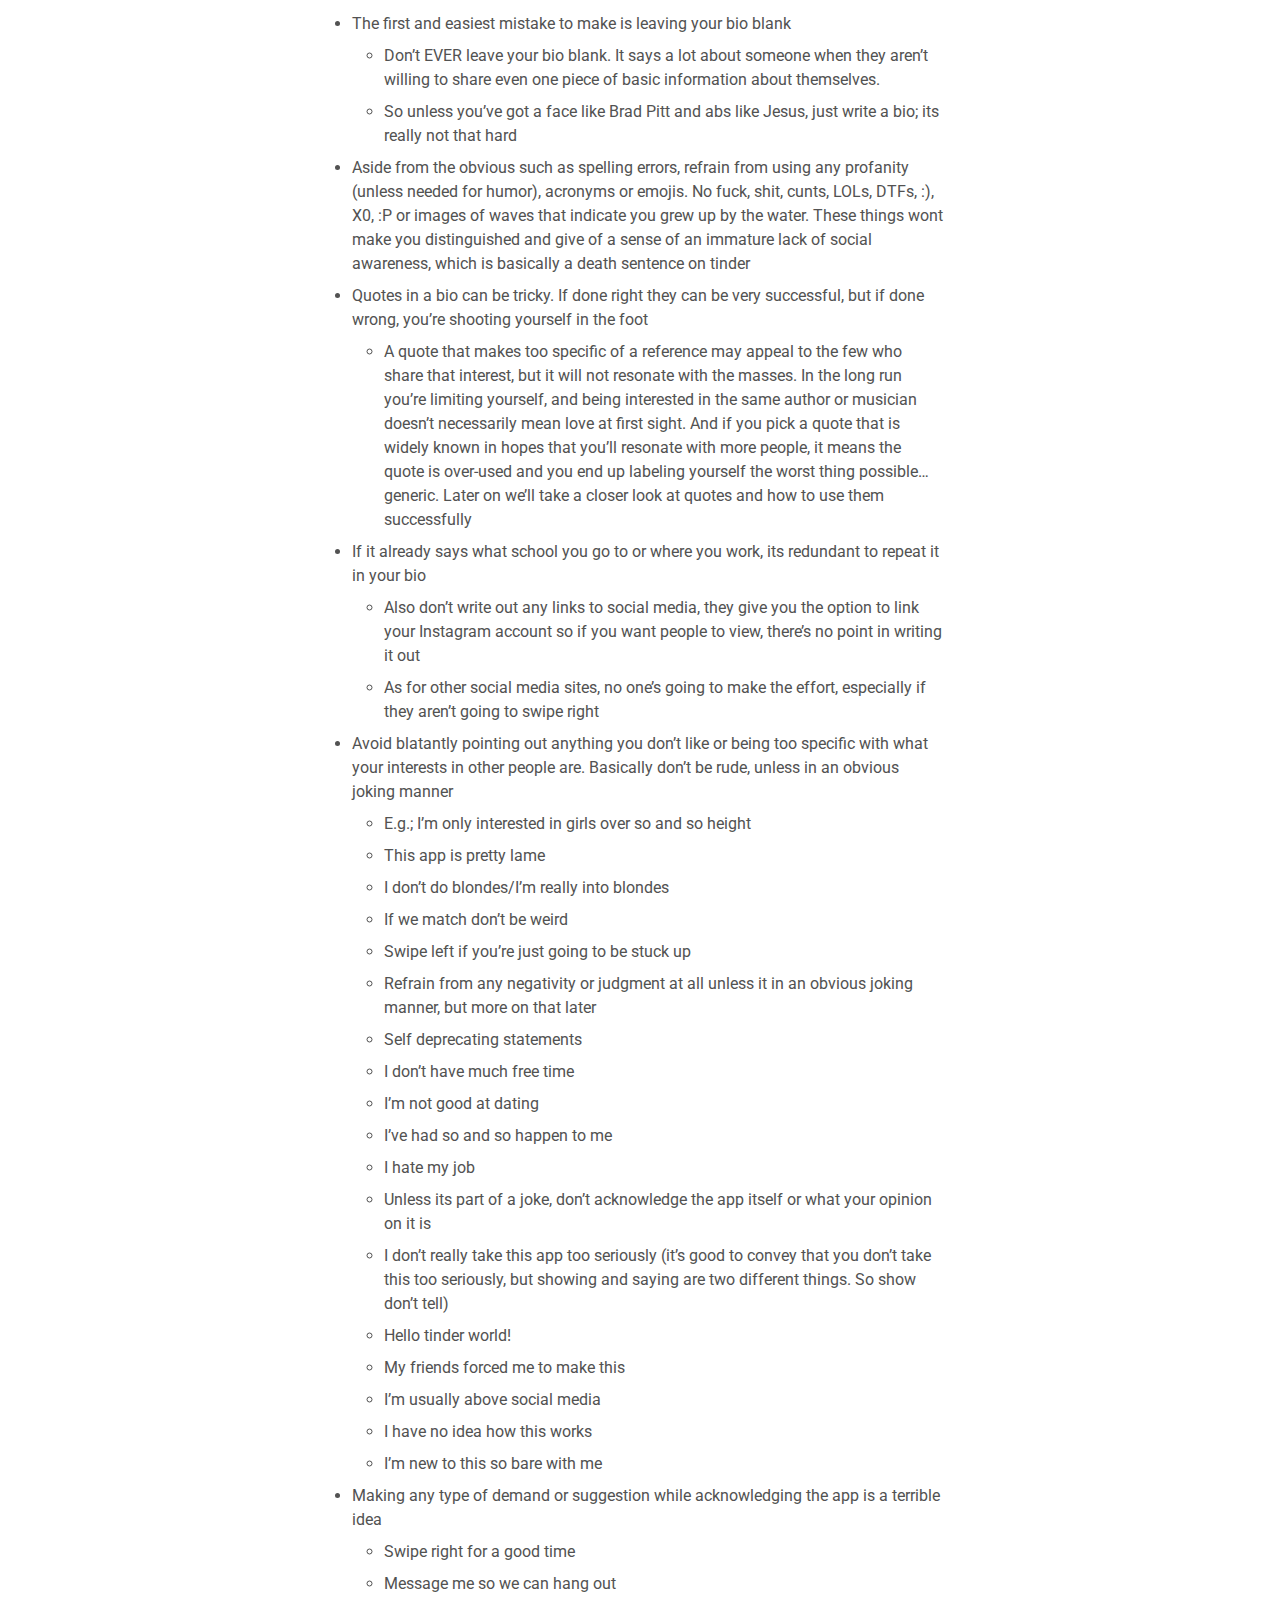
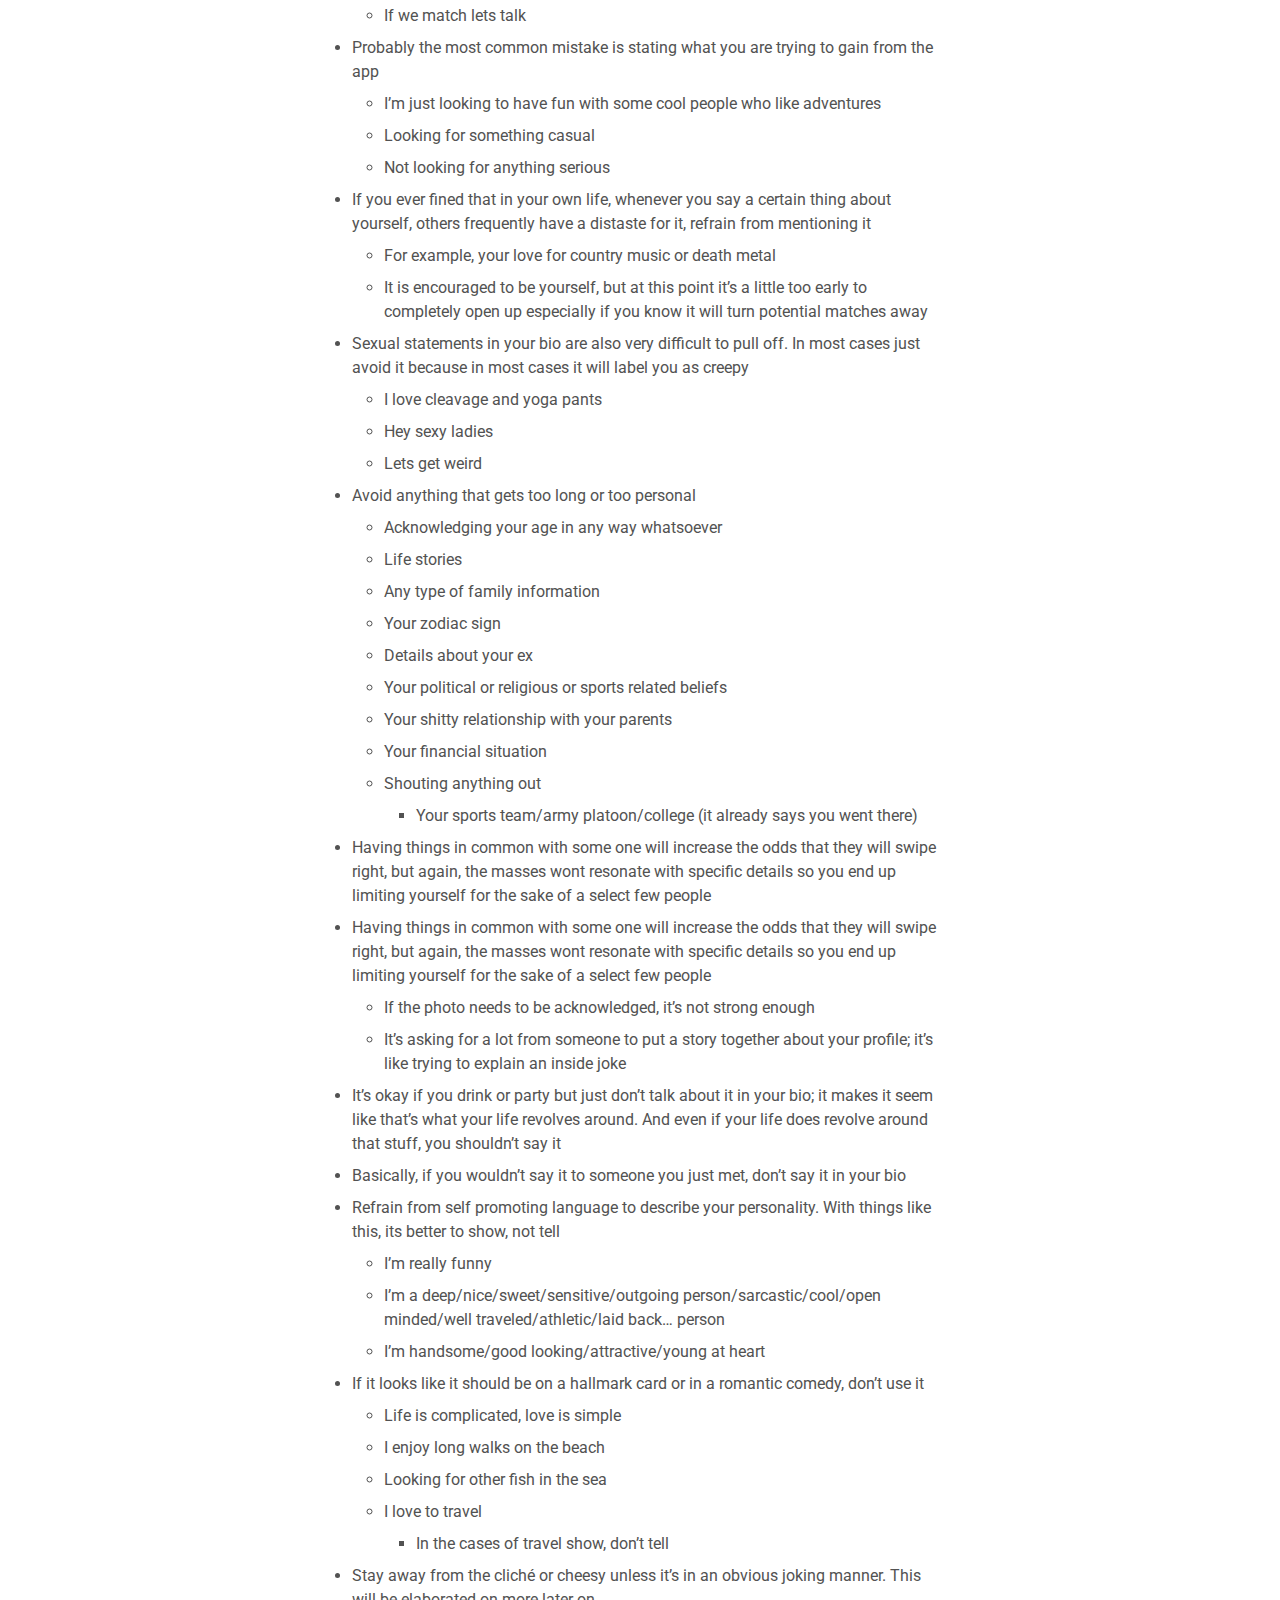
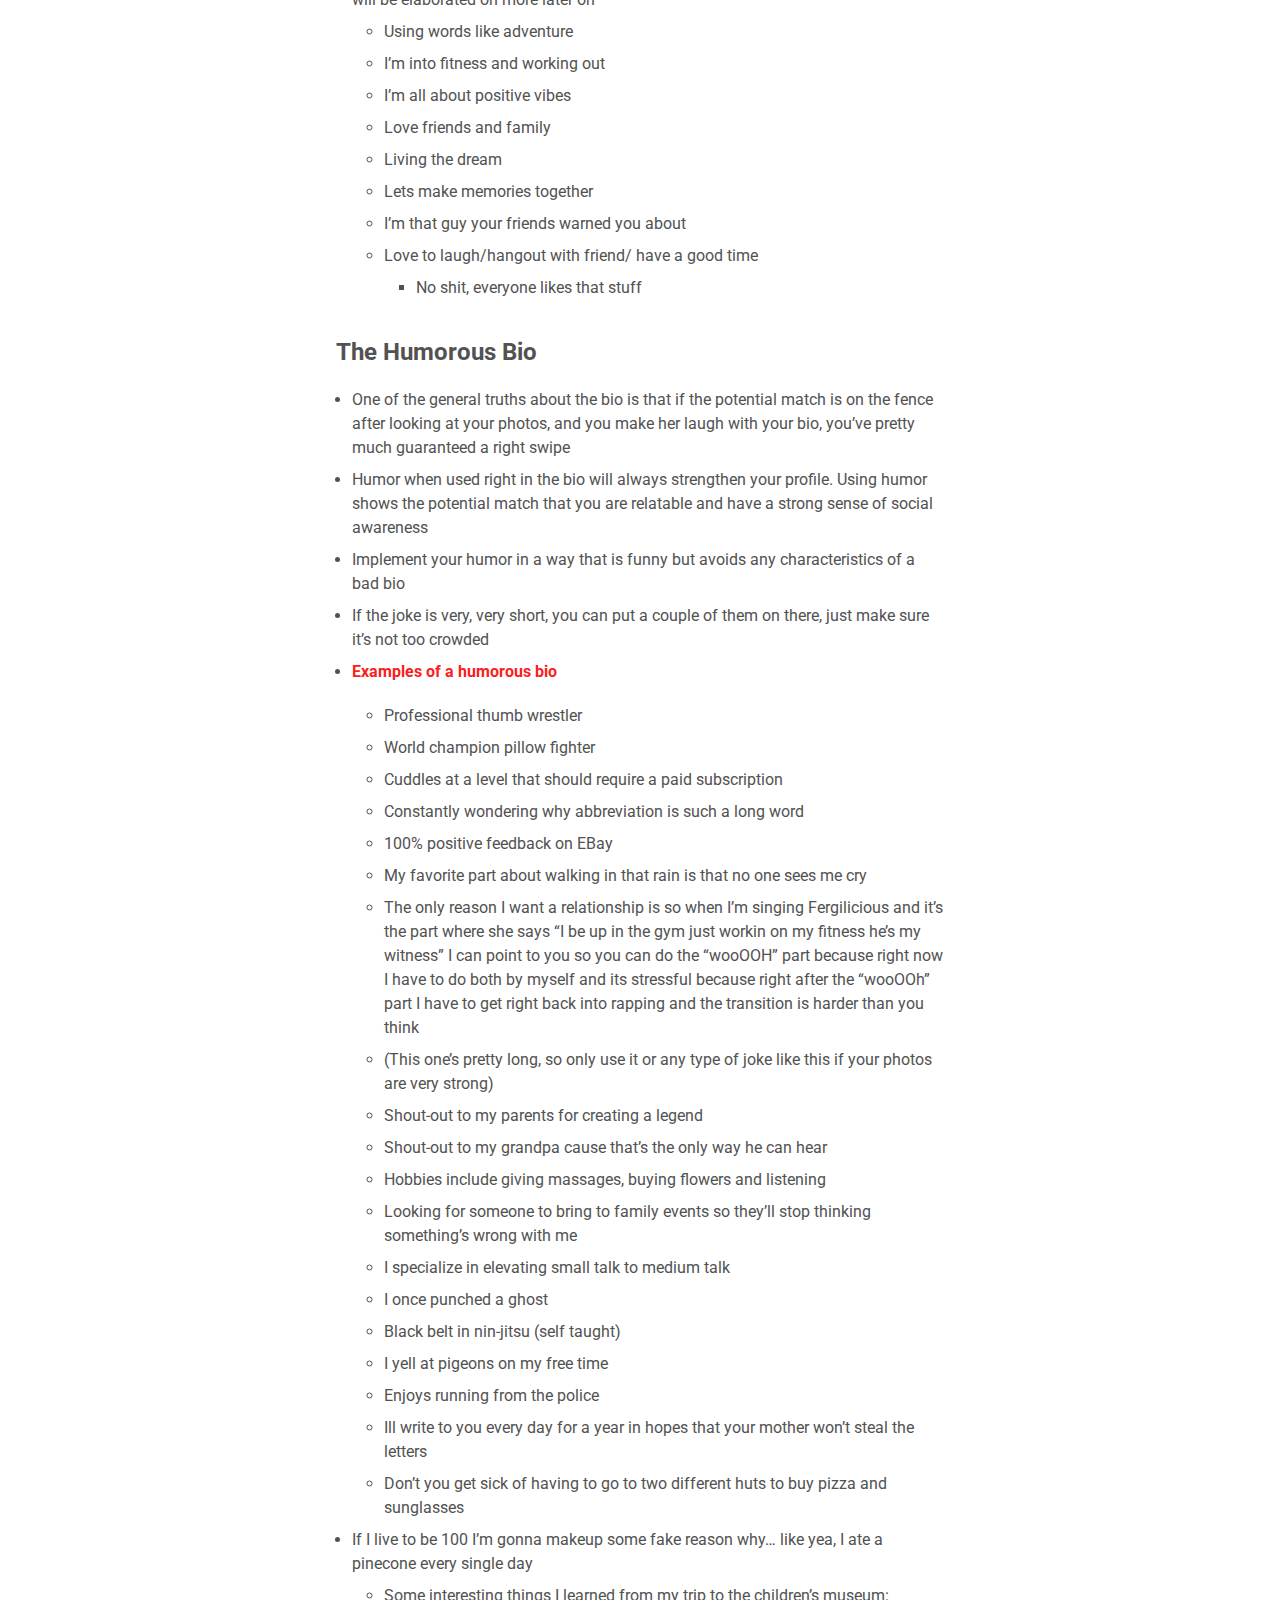
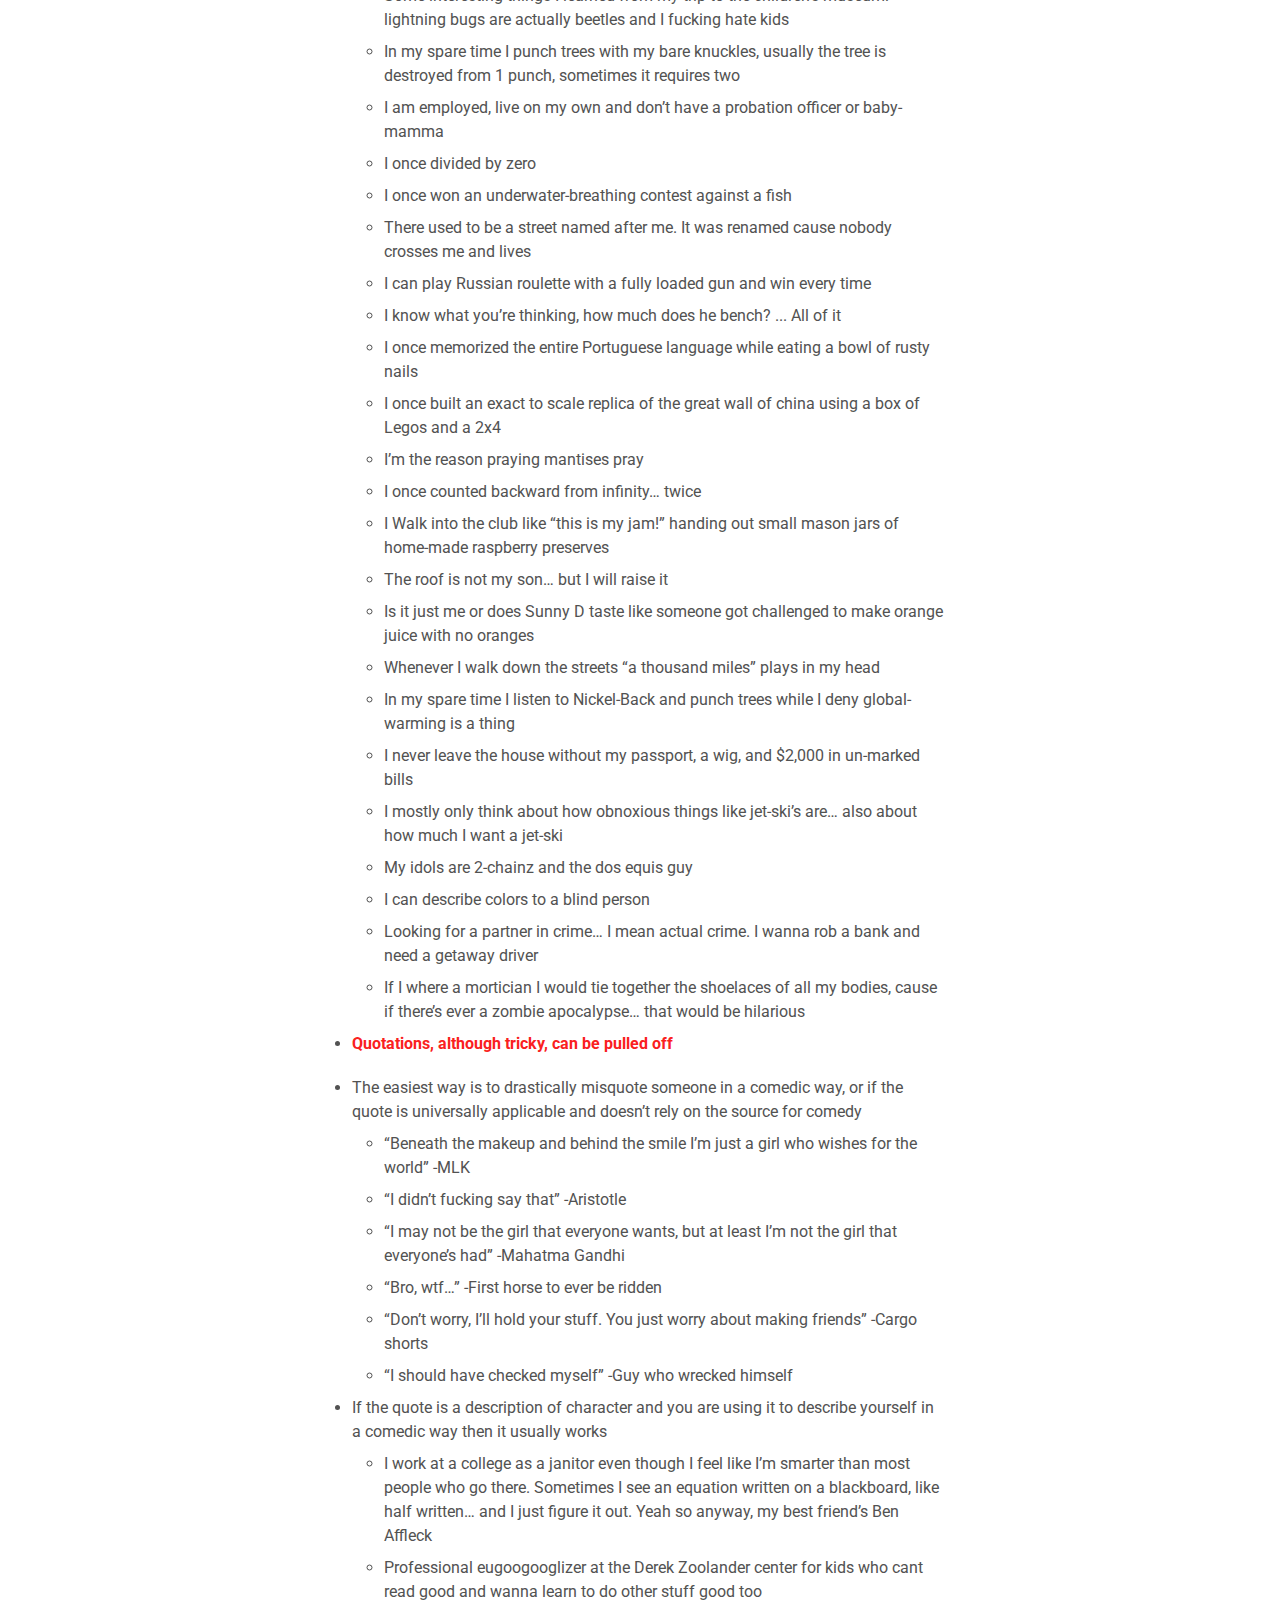
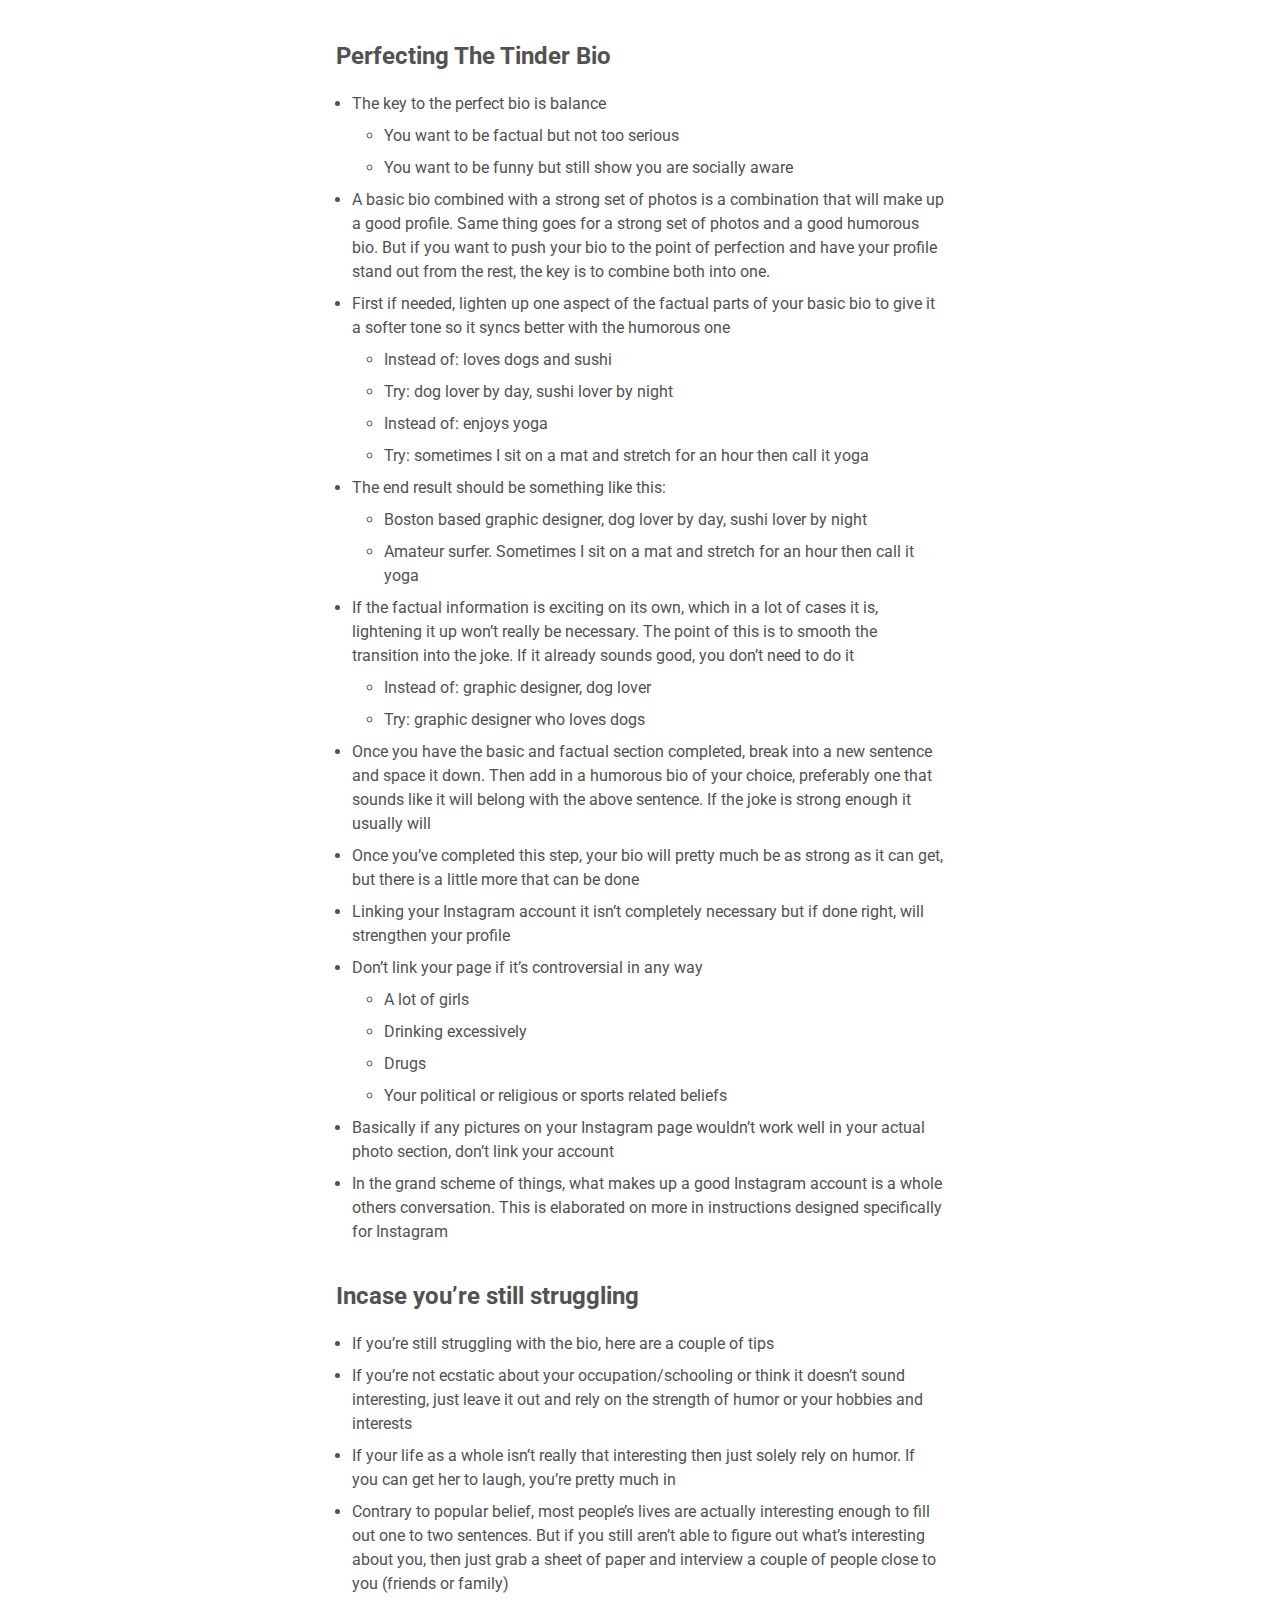
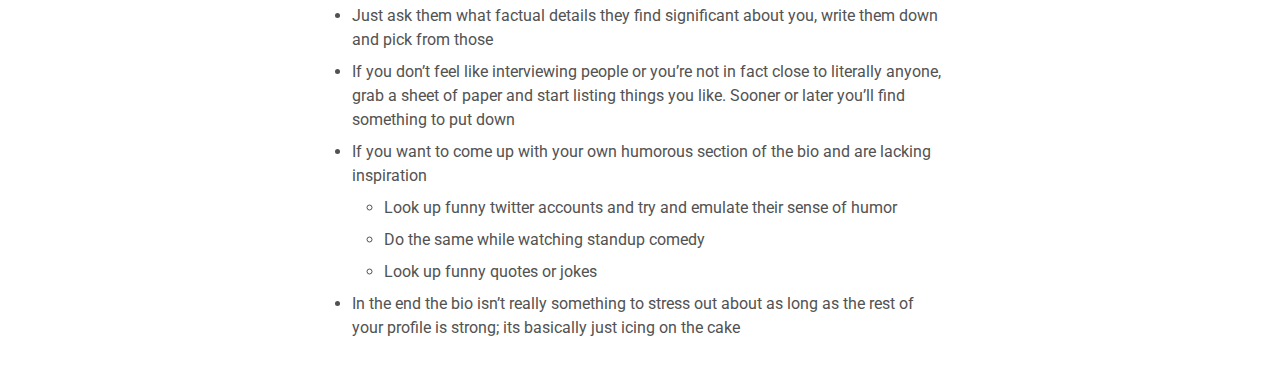
<file: part2.html>
<!DOCTYPE html>
<html>

<head>
    <meta charset="utf-8">
    <title>Tinder Project</title>
    <meta name="description" content="Tinder Project">
    <meta http-equiv="x-ua-compatible" content="ie=edge">
    <meta name="viewport" content="width=device-width, initial-scale=1">

    <link rel="stylesheet" type="text/css" href="css/reset.css">
    <link rel="stylesheet" type="text/css" href="css/style.css">
    <link href='https://fonts.googleapis.com/css?family=Roboto:400,700,400italic' rel='stylesheet' type='text/css'>
    <script src="js/smooth-scroll.min.js"></script>


</head>

<body id="top">
    <header>

        <h1> <a href="index.html">Juan Matias</a></h1>
        <p><span class="caption">Tinder Documentation</span></p>

        <nav>

            <ul>

                <li>

                    <a href="index.html"><h4>Part 1: Messaging</h4></a></li>
                <li>
                    <a href="part2.html"><h4>Part 2: The Bio</h4></a></li>

                <li>

                    <li>
                        <a href="part3.html"><h4>Part 3: The Photo</h4></a></li>

                    <li>
                        <a href="part4.html"><h4>Part 4: Strategy</h4></a></li>



                    <hr>

                    <li>
                        <a href="index.html">The Photo Template Notes</a></li>

                    <li>
                        <a data-scroll href="#introduction">Introduction</a></li>
                    <li>
                        <a data-scroll href="#bio">The Basic Bio</a></li>
                    <li>
                        <a data-scroll href="#badbio">The Bad Bio</a></li>
                    <li>
                        <a data-scroll href="#humorbio">The Humorous Bio</a></li>
                    <li>
                        <a data-scroll href="#perfectbio">Perfecting The Tinder Bio</a></li>
                    <li>
                        <a data-scroll href="#struggle">Incase you’re still struggling</a></li>


            </ul>
        </nav>
    </header>
    <main>
        <aside id="photos">


        </aside>

        <article id="photo">


            <h2>The Bio Template Notes</h2>
            <section id="introduction">
                <h3>Introduction</h3>
                <ul>

                    <li>In this sector we will be exploring the bio section of tinder and how to maximize its potential to get you matches</li>
                    <li>Although the bio section is most likely not going to be the direct cause of a right swipe, it is definitely a necessity in any good profile</li>
                    <li>So what is it?</li>
                    <li>The “bio” or “about section” is a small amount of space provided for you to say something about yourself</li>
                    <li>The bio section is your opportunity to win over a potential match who is already pretty interested or unable to make a decision just based on your photos</li>
                    <li>A good bio can help secure those matches by giving your profile that extra edge</li>
                    <li>Likewise, if not given the proper attention, the bio can be the direct cause of a left swipe even if you’ve already won the potential match over with your photos</li>



                </ul>



            </section>




            <section id="bio">
                <h3>The Basic Bio</h3>
                <ul>

                    <li>With a strong set of photos, an elaborate bio isn’t really needed but it can help</li>
                    <li>The key to a basic bio is to convey who you are in the simplest way possible

                    </li>
                    <li>This includes a few significant facts about you that’ll spark some interest

                    </li>
                    <li>Basically an informal resume</li>
                    <li class="list-indent">School you attended</li>
                    <li class="list-indent">What you studied</li>
                    <li class="list-indent">Occupation</li>
                    <li class="list-indent">City you’re from (this applies heavily if you are traveling)</li>
                    <li>Personal interests that convey the image you are trying to present</li>
                    <li class="list-indent">Hobbies</li>
                    <li class="list-indent">Sports</li>
                    <li class="list-indent">Taste in food</li>
                    <li class="list-indent">Pets you are interested in or may have</li>
                    <li class="list-indent">If you’re over 6’1”, include your height for obvious reasons</li>

                    <li>The goal of the basic bio is to let your potential match know that not only are you not crazy, but you may be relatable. This will spark interest and make them want to know more about you</li>
                    <li>Keeping it short and to the point will make your bio easier to view and strike curiosity within your potential matches. It should all be readable with one glance</li>
                    <li>While at the same time keeping it short will aid in keeping it broad and hence, attract a wider range of matches</li>


                    <li>
                        <h4>Basic bio template: A</h4></li>
                    <li class="list-indent">Location, career, hobby Boston, graphic designer, dog lover</li>
                    <li>
                        <h4>Basic bio template: B</h4></li>
                    <li class="list-indent">Hobby, lighthearted fact Armature surfer, sushi addict</li>
                    <li>
                        <h4>Basic bio template: C</h4></li>
                    <li class="list-indent">Location combined with career and hobby Boston based graphic designer and sushi lover</li>



                </ul>



            </section>
            <section id="badbio">
                <h3>The Bad Bio</h3>
                <ul>

                    <li>Just as easy as it is for some one to write a successful bio, it’s also very easy for them to mess it up, causing you to lose potential matches</li>
                    <li>The first and easiest mistake to make is leaving your bio blank</li>
                    <li class="list-indent">Don’t EVER leave your bio blank. It says a lot about someone when they aren’t willing to share even one piece of basic information about themselves.</li>
                    <li class="list-indent">So unless you’ve got a face like Brad Pitt and abs like Jesus, just write a bio; its really not that hard</li>
                    <li>Aside from the obvious such as spelling errors, refrain from using any profanity (unless needed for humor), acronyms or emojis. No fuck, shit, cunts, LOLs, DTFs, :), X0, :P or images of waves that indicate you grew up by the water. These things wont make you distinguished and give of a sense of an immature lack of social awareness, which is basically a death sentence on tinder</li>
                    <li>Quotes in a bio can be tricky. If done right they can be very successful, but if done wrong, you’re shooting yourself in the foot</li>
                    <li class="list-indent">A quote that makes too specific of a reference may appeal to the few who share that interest, but it will not resonate with the masses. In the long run you’re limiting yourself, and being interested in the same author or musician doesn’t necessarily mean love at first sight. And if you pick a quote that is widely known in hopes that you’ll resonate with more people, it means the quote is over-used and you end up labeling yourself the worst thing possible… generic. Later on we’ll take a closer look at quotes and how to use them successfully</li>
                    <li>If it already says what school you go to or where you work, its redundant to repeat it in your bio</li>
                    <li class="list-indent">Also don’t write out any links to social media, they give you the option to link your Instagram account so if you want people to view, there’s no point in writing it out</li>
                    <li class="list-indent">As for other social media sites, no one’s going to make the effort, especially if they aren’t going to swipe right</li>
                    <li>Avoid blatantly pointing out anything you don’t like or being too specific with what your interests in other people are. Basically don’t be rude, unless in an obvious joking manner</li>
                    <li class="list-indent">E.g.; I’m only interested in girls over so and so height</li>
                    <li class="list-indent">This app is pretty lame</li>
                    <li class="list-indent">I don’t do blondes/I’m really into blondes</li>
                    <li class="list-indent">If we match don’t be weird</li>
                    <li class="list-indent">Swipe left if you’re just going to be stuck up</li>
                    <li class="list-indent">Refrain from any negativity or judgment at all unless it in an obvious joking manner, but more on that later</li>
                    <li class="list-indent">Self deprecating statements</li>
                    <li class="list-indent">I don’t have much free time</li>
                    <li class="list-indent">I’m not good at dating</li>
                    <li class="list-indent">I’ve had so and so happen to me</li>
                    <li class="list-indent">I hate my job</li>
                    <li class="list-indent">Unless its part of a joke, don’t acknowledge the app itself or what your opinion on it is</li>
                    <li class="list-indent">I don’t really take this app too seriously (it’s good to convey that you don’t take this too seriously, but showing and saying are two different things. So show don’t tell)</li>
                    <li class="list-indent">Hello tinder world!</li>
                    <li class="list-indent">My friends forced me to make this</li>
                    <li class="list-indent">I’m usually above social media</li>
                    <li class="list-indent">I have no idea how this works</li>
                    <li class="list-indent">I’m new to this so bare with me</li>
                    <li>Making any type of demand or suggestion while acknowledging the app is a terrible idea</li>
                    <li class="list-indent">Swipe right for a good time</li>
                    <li class="list-indent">Message me so we can hang out</li>
                    <li class="list-indent">If we match lets talk</li>
                    <li>Probably the most common mistake is stating what you are trying to gain from the app</li>
                    <li class="list-indent">I’m just looking to have fun with some cool people who like adventures

                    </li>
                    <li class="list-indent">Looking for something casual</li>
                    <li class="list-indent">Not looking for anything serious</li>
                    <li>If you ever fined that in your own life, whenever you say a certain thing about yourself, others frequently have a distaste for it, refrain from mentioning it</li>
                    <li class="list-indent">For example, your love for country music or death metal</li>
                    <li class="list-indent">It is encouraged to be yourself, but at this point it’s a little too early to completely open up especially if you know it will turn potential matches away</li>
                    <li>Sexual statements in your bio are also very difficult to pull off. In most cases just avoid it because in most cases it will label you as creepy</li>
                    <li class="list-indent">I love cleavage and yoga pants</li>
                    <li class="list-indent">Hey sexy ladies</li>
                    <li class="list-indent">Lets get weird</li>
                    <li>Avoid anything that gets too long or too personal</li>
                    <li class="list-indent">Acknowledging your age in any way whatsoever</li>
                    <li class="list-indent">Life stories</li>
                    <li class="list-indent">Any type of family information</li>
                    <li class="list-indent">Your zodiac sign</li>
                    <li class="list-indent">Details about your ex</li>
                    <li class="list-indent">Your political or religious or sports related beliefs</li>
                    <li class="list-indent">Your shitty relationship with your parents</li>
                    <li class="list-indent">Your financial situation</li>
                    <li class="list-indent">Shouting anything out</li>
                    <li class="list-double-indent">Your sports team/army platoon/college (it already says you went there)</li>
                    <li>Having things in common with some one will increase the odds that they will swipe right, but again, the masses wont resonate with specific details so you end up limiting yourself for the sake of a select few people</li>
                    <li>Having things in common with some one will increase the odds that they will swipe right, but again, the masses wont resonate with specific details so you end up limiting yourself for the sake of a select few people</li>
                    <li class="list-indent">If the photo needs to be acknowledged, it’s not strong enough</li>
                    <li class="list-indent">It’s asking for a lot from someone to put a story together about your profile; it’s like trying to explain an inside joke</li>
                    <li>It’s okay if you drink or party but just don’t talk about it in your bio; it makes it seem like that’s what your life revolves around. And even if your life does revolve around that stuff, you shouldn’t say it</li>
                    <li>Basically, if you wouldn’t say it to someone you just met, don’t say it in your bio</li>
                    <li>Refrain from self promoting language to describe your personality. With things like this, its better to show, not tell</li>
                    <li class="list-indent">I’m really funny</li>
                    <li class="list-indent">I’m a deep/nice/sweet/sensitive/outgoing person/sarcastic/cool/open minded/well traveled/athletic/laid back… person</li>
                    <li class="list-indent">I’m handsome/good looking/attractive/young at heart</li>
                    <li>If it looks like it should be on a hallmark card or in a romantic comedy, don’t use it</li>
                    <li class="list-indent">Life is complicated, love is simple</li>
                    <li class="list-indent">I enjoy long walks on the beach</li>
                    <li class="list-indent">Looking for other fish in the sea</li>
                    <li class="list-indent">I love to travel</li>
                    <li class="list-double-indent">In the cases of travel show, don’t tell</li>
                    <li>Stay away from the cliché or cheesy unless it’s in an obvious joking manner. This will be elaborated on more later on</li>
                    <li class="list-indent">Using words like adventure</li>
                    <li class="list-indent">I’m into fitness and working out</li>
                    <li class="list-indent">I’m all about positive vibes</li>
                    <li class="list-indent">Love friends and family</li>
                    <li class="list-indent">Living the dream</li>
                    <li class="list-indent">Lets make memories together</li>
                    <li class="list-indent">I’m that guy your friends warned you about</li>
                    <li class="list-indent">Love to laugh/hangout with friend/ have a good time</li>
                    <li class="list-double-indent">No shit, everyone likes that stuff</li>




                </ul>



            </section>

            <section id="humorbio">
                <h3>The Humorous Bio</h3>
                <ul>

                    <li>One of the general truths about the bio is that if the potential match is on the fence after looking at your photos, and you make her laugh with your bio, you’ve pretty much guaranteed a right swipe</li>
                    <li>Humor when used right in the bio will always strengthen your profile. Using humor shows the potential match that you are relatable and have a strong sense of social awareness</li>
                    <li>Implement your humor in a way that is funny but avoids any characteristics of a bad bio</li>
                    <li>If the joke is very, very short, you can put a couple of them on there, just make sure it’s not too crowded</li>
                    <li>
                        <h4>Examples of a humorous bio</h4></li>
                    <li class="list-indent">Professional thumb wrestler</li>
                    <li class="list-indent">World champion pillow fighter</li>
                    <li class="list-indent">Cuddles at a level that should require a paid subscription</li>
                    <li class="list-indent">Constantly wondering why abbreviation is such a long word</li>
                    <li class="list-indent">100% positive feedback on EBay</li>
                    <li class="list-indent">My favorite part about walking in that rain is that no one sees me cry</li>
                    <li class="list-indent">The only reason I want a relationship is so when I’m singing Fergilicious and it’s the part where she says “I be up in the gym just workin on my fitness he’s my witness” I can point to you so you can do the “wooOOH” part because right now I have to do both by myself and its stressful because right after the “wooOOh” part I have to get right back into rapping and the transition is harder than you think</li>
                    <li class="list-indent">(This one’s pretty long, so only use it or any type of joke like this if your photos are very strong)</li>
                    <li class="list-indent">Shout-out to my parents for creating a legend</li>
                    <li class="list-indent">Shout-out to my grandpa cause that’s the only way he can hear</li>
                    <li class="list-indent">Hobbies include giving massages, buying flowers and listening</li>
                    <li class="list-indent">Looking for someone to bring to family events so they’ll stop thinking something’s wrong with me</li>
                    <li class="list-indent">I specialize in elevating small talk to medium talk</li>
                    <li class="list-indent">I once punched a ghost</li>
                    <li class="list-indent">Black belt in nin-jitsu (self taught)</li>
                    <li class="list-indent">I yell at pigeons on my free time</li>
                    <li class="list-indent">Enjoys running from the police</li>
                    <li class="list-indent">Ill write to you every day for a year in hopes that your mother won’t steal the letters</li>
                    <li class="list-indent">Don’t you get sick of having to go to two different huts to buy pizza and sunglasses</li>
                    <li>If I live to be 100 I’m gonna makeup some fake reason why… like yea, I ate a pinecone every single day</li>
                    <li class="list-indent">Some interesting things I learned from my trip to the children’s museum: lightning bugs are actually beetles and I fucking hate kids

                    </li>
                    <li class="list-indent">In my spare time I punch trees with my bare knuckles, usually the tree is destroyed from 1 punch, sometimes it requires two</li>
                    <li class="list-indent">I am employed, live on my own and don’t have a probation officer or baby-mamma</li>
                    <li class="list-indent">I once divided by zero</li>
                    <li class="list-indent">I once won an underwater-breathing contest against a fish</li>
                    <li class="list-indent">There used to be a street named after me. It was renamed cause nobody crosses me and lives</li>
                    <li class="list-indent">I can play Russian roulette with a fully loaded gun and win every time</li>
                    <li class="list-indent">I know what you’re thinking, how much does he bench? ... All of it

                    </li>
                    <li class="list-indent">I once memorized the entire Portuguese language while eating a bowl of rusty nails</li>
                    <li class="list-indent">I once built an exact to scale replica of the great wall of china using a box of Legos and a 2x4</li>
                    <li class="list-indent">I’m the reason praying mantises pray</li>
                    <li class="list-indent">I once counted backward from infinity… twice</li>
                    <li class="list-indent">I Walk into the club like “this is my jam!” handing out small mason jars of home-made raspberry preserves</li>
                    <li class="list-indent">The roof is not my son… but I will raise it</li>
                    <li class="list-indent">Is it just me or does Sunny D taste like someone got challenged to make orange juice with no oranges</li>

                    <li class="list-indent">Whenever I walk down the streets “a thousand miles” plays in my head</li>
                    <li class="list-indent">In my spare time I listen to Nickel-Back and punch trees while I deny global-warming is a thing</li>
                    <li class="list-indent">I never leave the house without my passport, a wig, and $2,000 in un-marked bills</li>
                    <li class="list-indent">I mostly only think about how obnoxious things like jet-ski’s are… also about how much I want a jet-ski</li>
                    <li class="list-indent">My idols are 2-chainz and the dos equis guy</li>
                    <li class="list-indent">I can describe colors to a blind person</li>
                    <li class="list-indent">Looking for a partner in crime… I mean actual crime. I wanna rob a bank and need a getaway driver</li>
                    <li class="list-indent">If I where a mortician I would tie together the shoelaces of all my bodies, cause if there’s ever a zombie apocalypse… that would be hilarious</li>
                    <li>
                        <h4>Quotations, although tricky, can be pulled off</h4></li>
                    <li>The easiest way is to drastically misquote someone in a comedic way, or if the quote is universally applicable and doesn’t rely on the source for comedy</li>
                    <li class="list-indent">“Beneath the makeup and behind the smile I’m just a girl who wishes for the world” -MLK</li>
                    <li class="list-indent">“I didn’t fucking say that” -Aristotle</li>
                    <li class="list-indent">“I may not be the girl that everyone wants, but at least I’m not the girl that everyone’s had” -Mahatma Gandhi</li>
                    <li class="list-indent">“Bro, wtf…” -First horse to ever be ridden</li>
                    <li class="list-indent">“Don’t worry, I’ll hold your stuff. You just worry about making friends” -Cargo shorts</li>
                    <li class="list-indent">“I should have checked myself” -Guy who wrecked himself</li>
                    <li>If the quote is a description of character and you are using it to describe yourself in a comedic way then it usually works</li>
                    <li class="list-indent">I work at a college as a janitor even though I feel like I’m smarter than most people who go there. Sometimes I see an equation written on a blackboard, like half written… and I just figure it out. Yeah so anyway, my best friend’s Ben Affleck</li>
                    <li class="list-indent">Professional eugoogooglizer at the Derek Zoolander center for kids who cant read good and wanna learn to do other stuff good too</li>





                </ul>



            </section>

            <section id="perfectbio">
                <h3>Perfecting The Tinder Bio</h3>
                <ul>

                    <li>The key to the perfect bio is balance</li>
                    <li class="list-indent">You want to be factual but not too serious</li>
                    <li class="list-indent">You want to be funny but still show you are socially aware</li>
                    <li>A basic bio combined with a strong set of photos is a combination that will make up a good profile. Same thing goes for a strong set of photos and a good humorous bio. But if you want to push your bio to the point of perfection and have your profile stand out from the rest, the key is to combine both into one.</li>

                    <li>First if needed, lighten up one aspect of the factual parts of your basic bio to give it a softer tone so it syncs better with the humorous one</li>
                    <li class="list-indent">Instead of: loves dogs and sushi</li>
                    <li class="list-indent">Try: dog lover by day, sushi lover by night</li>

                    <li class="list-indent">Instead of: enjoys yoga</li>
                    <li class="list-indent">Try: sometimes I sit on a mat and stretch for an hour then call it yoga</li>
                    <li>The end result should be something like this:</li>

                    <li class="list-indent">Boston based graphic designer, dog lover by day, sushi lover by night

                    </li>
                    <li class="list-indent">Amateur surfer. Sometimes I sit on a mat and stretch for an hour then call it yoga</li>
                    <li>If the factual information is exciting on its own, which in a lot of cases it is, lightening it up won’t really be necessary. The point of this is to smooth the transition into the joke. If it already sounds good, you don’t need to do it</li>

                    <li class="list-indent">Instead of: graphic designer, dog lover</li>

                    <li class="list-indent">Try: graphic designer who loves dogs</li>
                    <li>Once you have the basic and factual section completed, break into a new sentence and space it down. Then add in a humorous bio of your choice, preferably one that sounds like it will belong with the above sentence. If the joke is strong enough it usually will</li>
                    <li>Once you’ve completed this step, your bio will pretty much be as strong as it can get, but there is a little more that can be done</li>
                    <li>Linking your Instagram account it isn’t completely necessary but if done right, will strengthen your profile</li>
                    <li>Don’t link your page if it’s controversial in any way</li>
                    <li class="list-indent">A lot of girls</li>
                    <li class="list-indent">Drinking excessively</li>
                    <li class="list-indent">Drugs</li>
                    <li class="list-indent">Your political or religious or sports related beliefs</li>
                    <li>Basically if any pictures on your Instagram page wouldn’t work well in your actual photo section, don’t link your account</li>

                    <li>In the grand scheme of things, what makes up a good Instagram account is a whole others conversation. This is elaborated on more in instructions designed specifically for Instagram</li>




                </ul>



            </section>
            <section id="struggle">
                <h3>Incase you’re still struggling</h3>
                <ul>

                    <li>If you’re still struggling with the bio, here are a couple of tips</li>
                    <li>If you’re not ecstatic about your occupation/schooling or think it doesn’t sound interesting, just leave it out and rely on the strength of humor or your hobbies and interests</li>
                    <li>If your life as a whole isn’t really that interesting then just solely rely on humor. If you can get her to laugh, you’re pretty much in</li>
                    <li>Contrary to popular belief, most people’s lives are actually interesting enough to fill out one to two sentences. But if you still aren’t able to figure out what’s interesting about you, then just grab a sheet of paper and interview a couple of people close to you (friends or family)</li>

                    <li>Just ask them what factual details they find significant about you, write them down and pick from those</li>
                    <li>If you don’t feel like interviewing people or you’re not in fact close to literally anyone, grab a sheet of paper and start listing things you like. Sooner or later you’ll find something to put down</li>
                    <li>If you want to come up with your own humorous section of the bio and are lacking inspiration</li>
                    <li class="list-indent">Look up funny twitter accounts and try and emulate their sense of humor</li>

                    <li class="list-indent">Do the same while watching standup comedy</li>
                    <li class="list-indent">Look up funny quotes or jokes</li>
                    <li>In the end the bio isn’t really something to stress out about as long as the rest of your profile is strong; its basically just icing on the cake</li>



                </ul>



            </section>




        </article>

    </main>
    <footer></footer>

    <script>
        smoothScroll.init();
    </script>
</body>

</html>


<!--Marked Up by James Hillmann-->
</file>
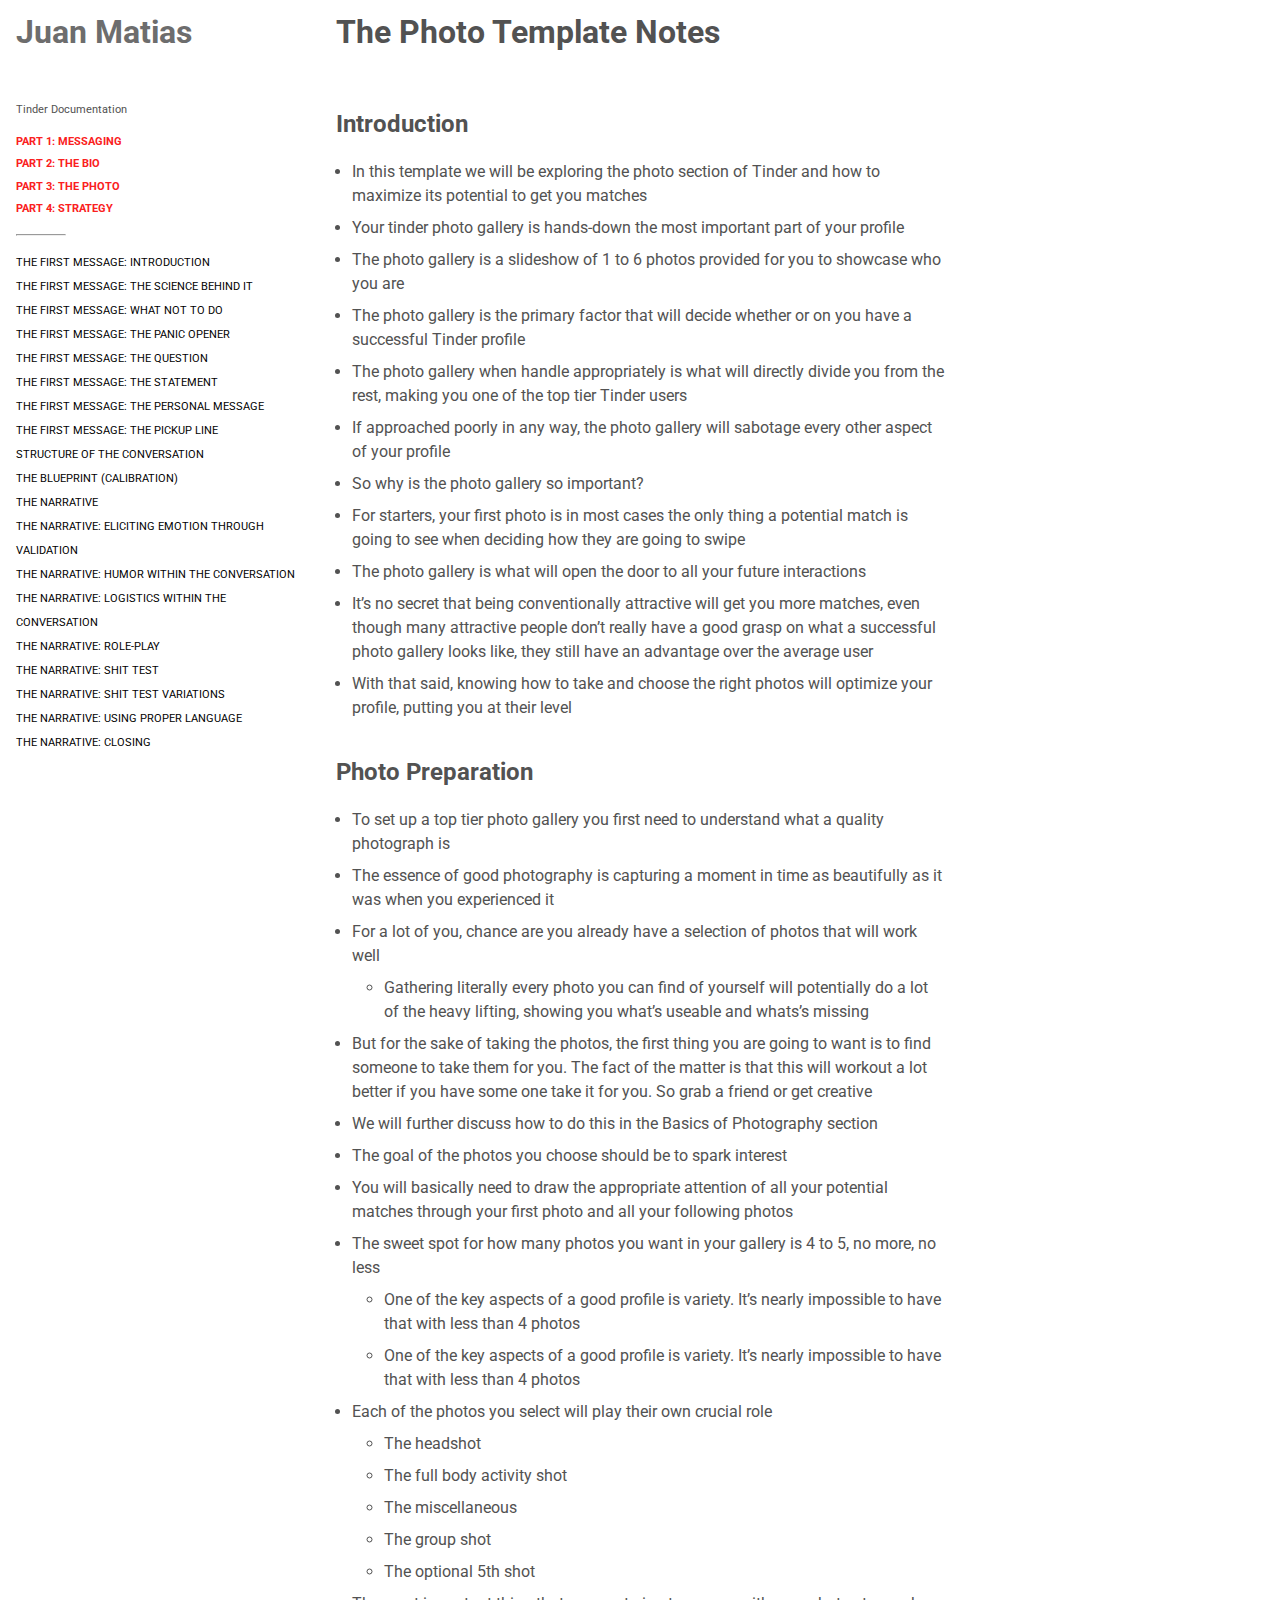
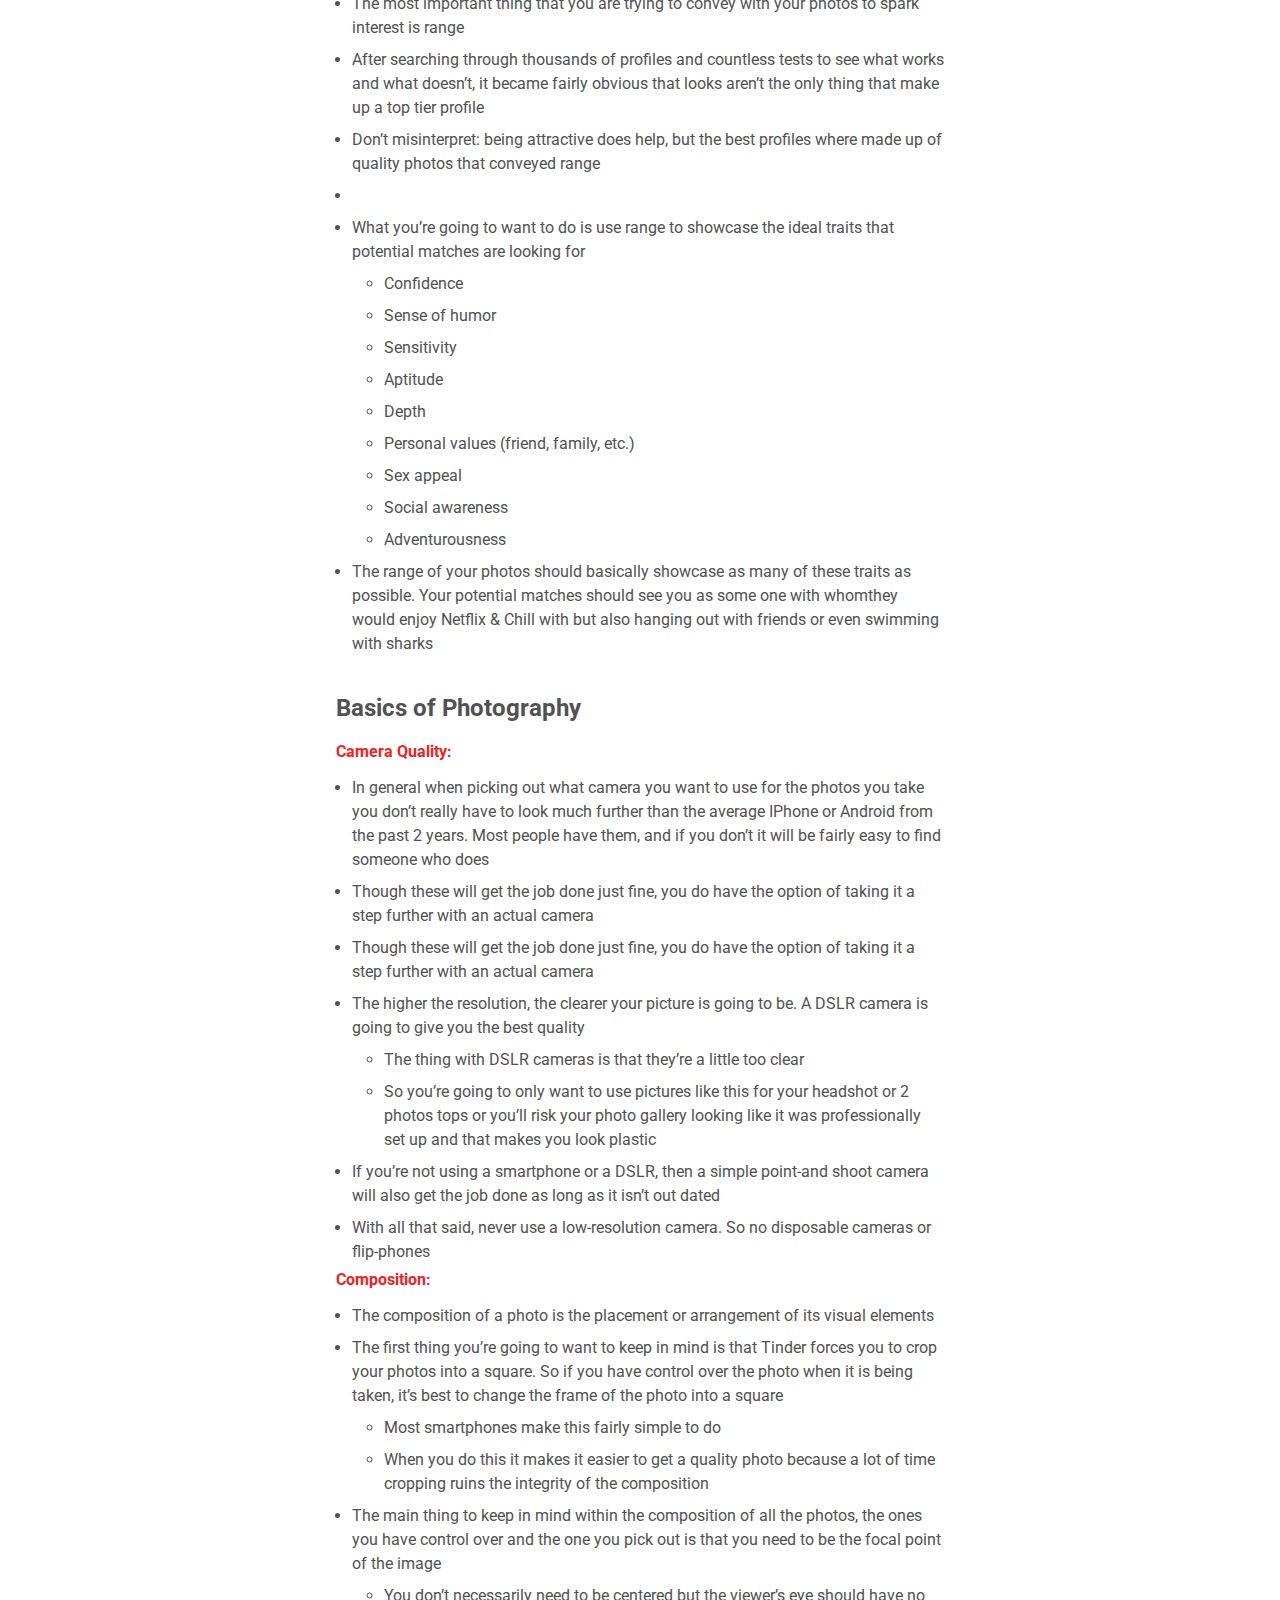
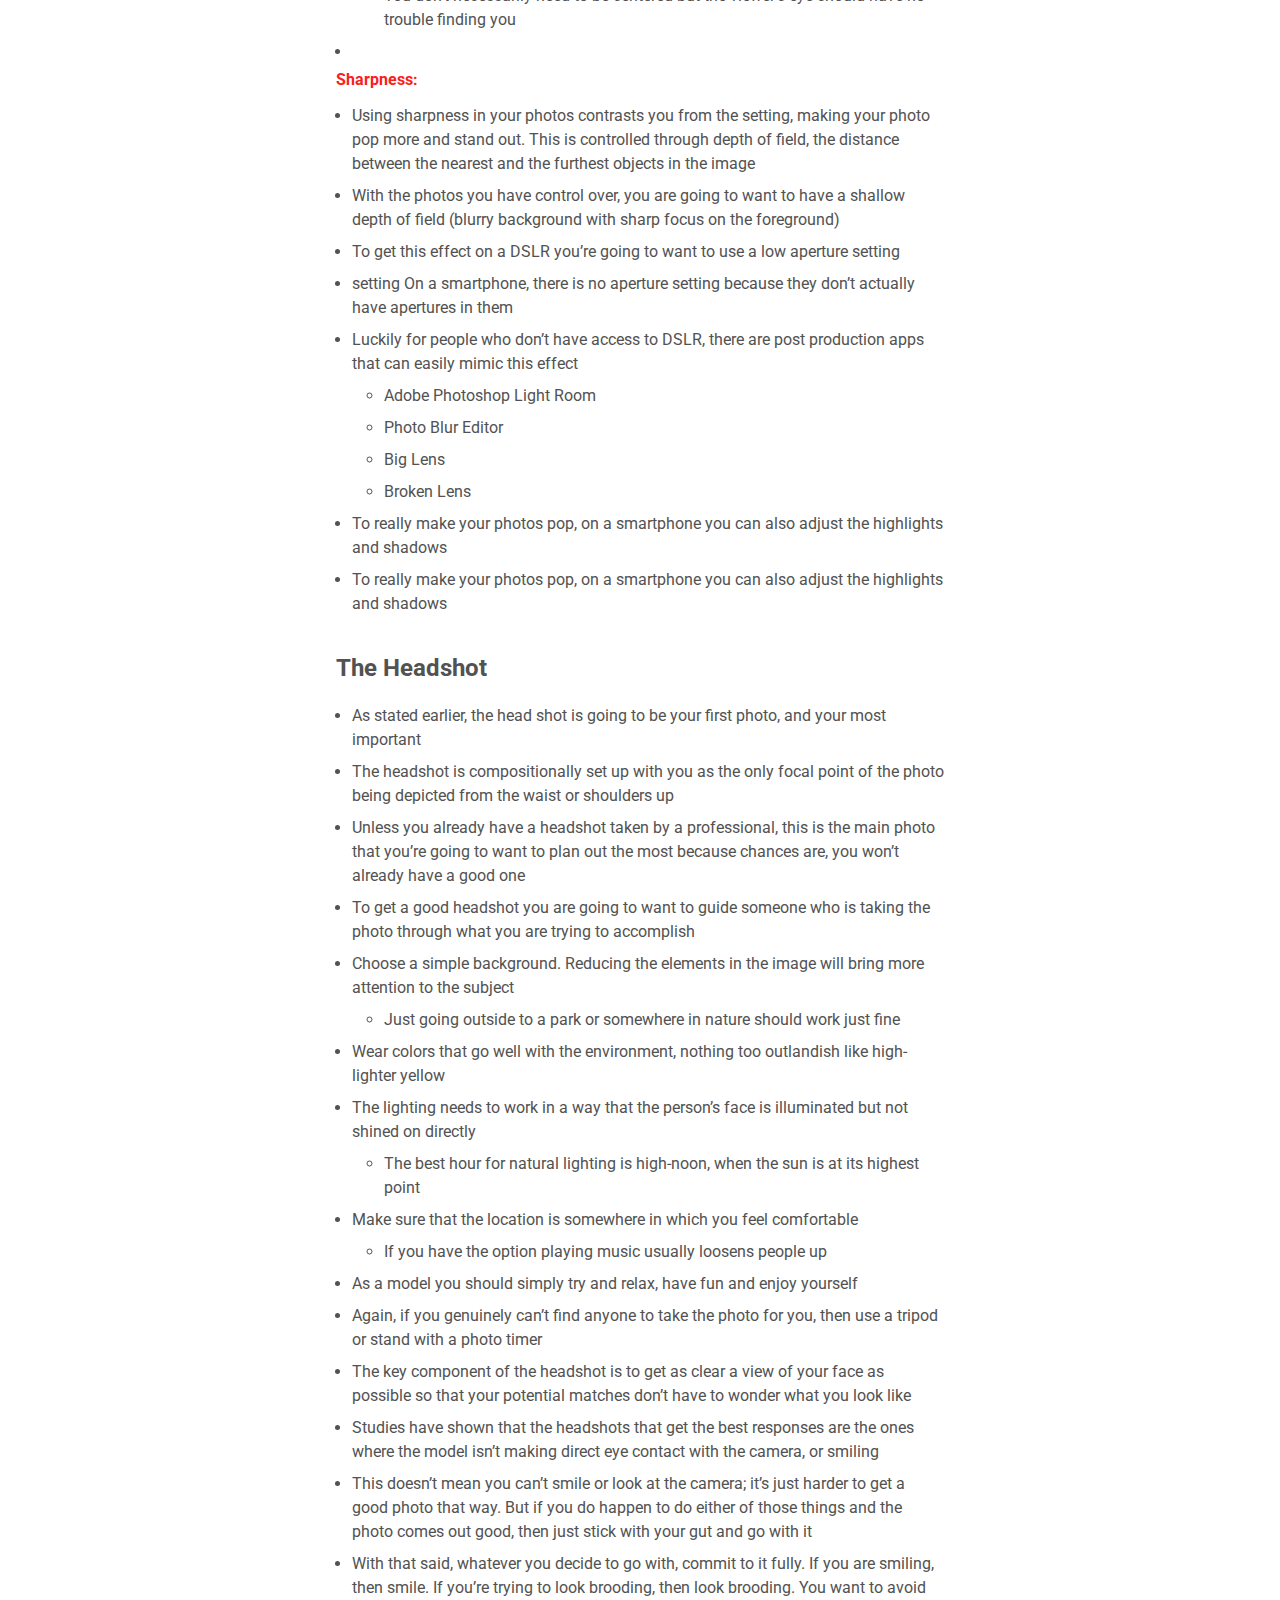
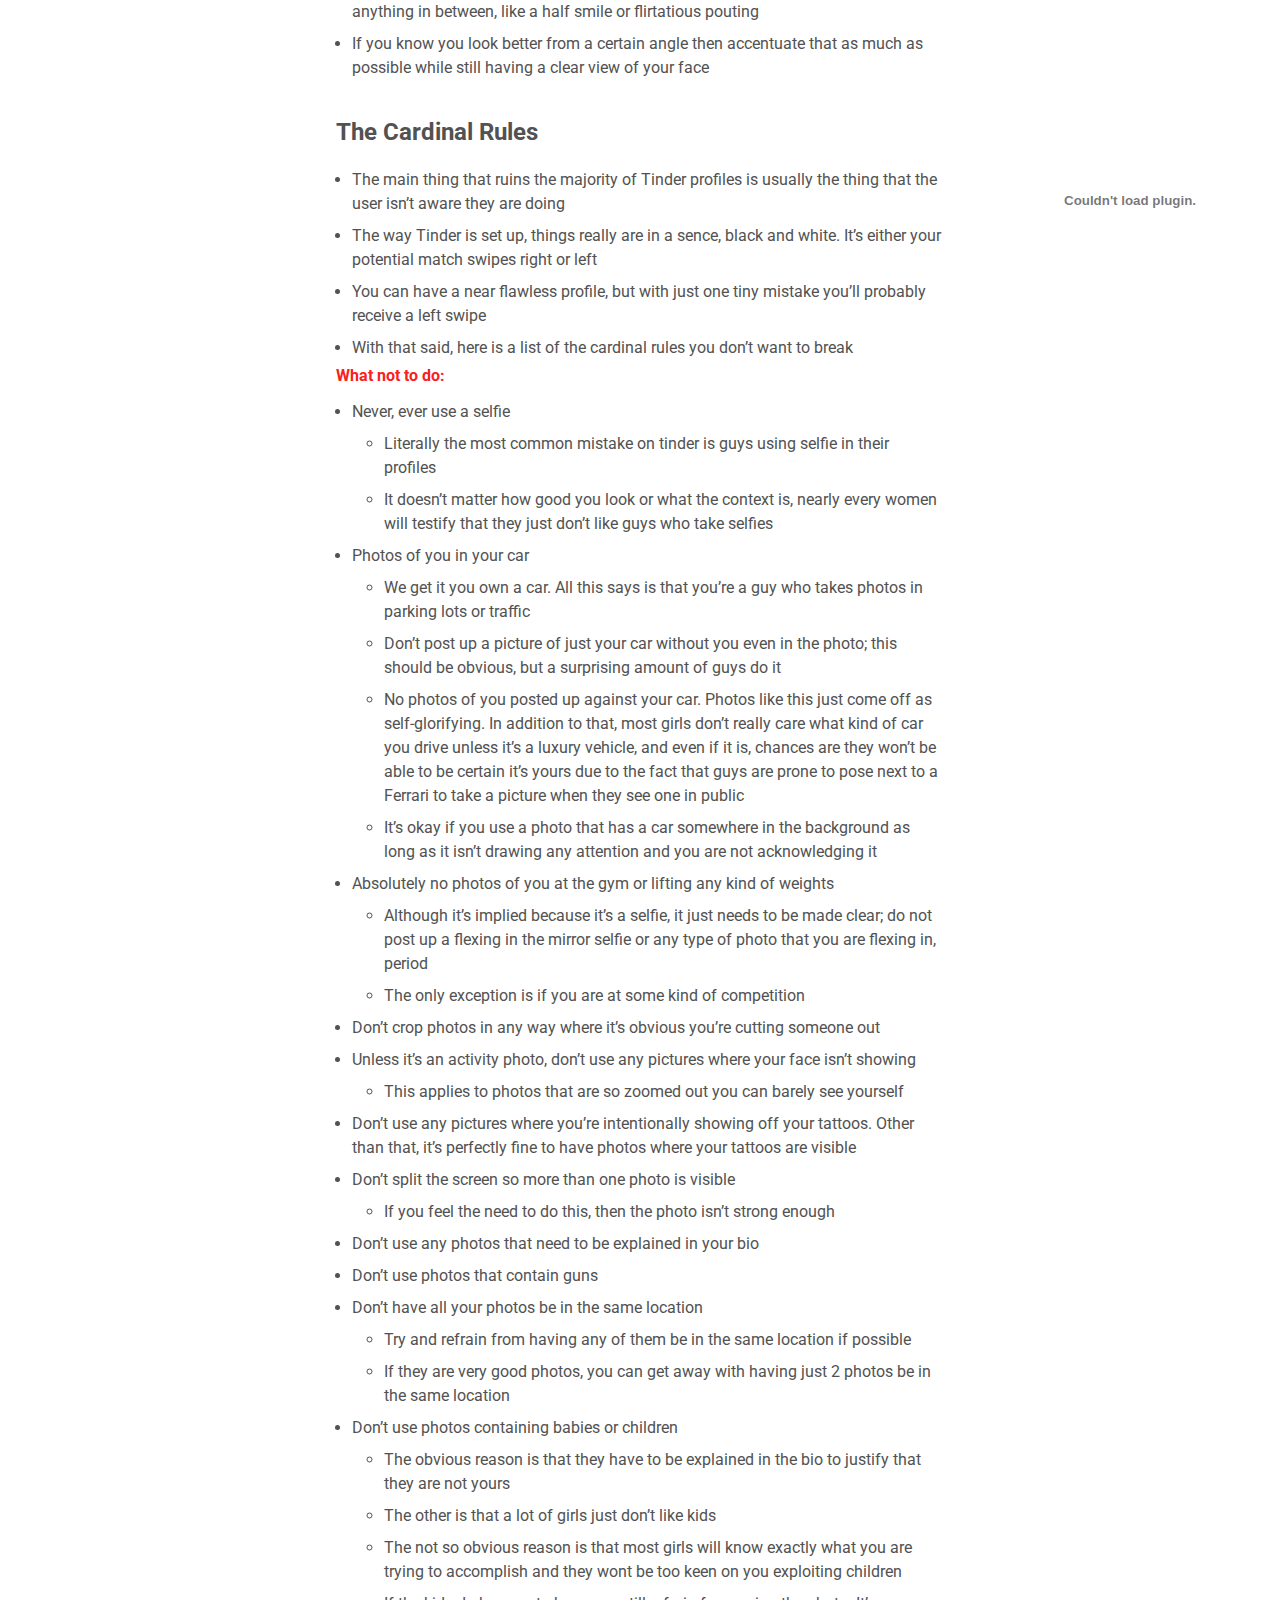
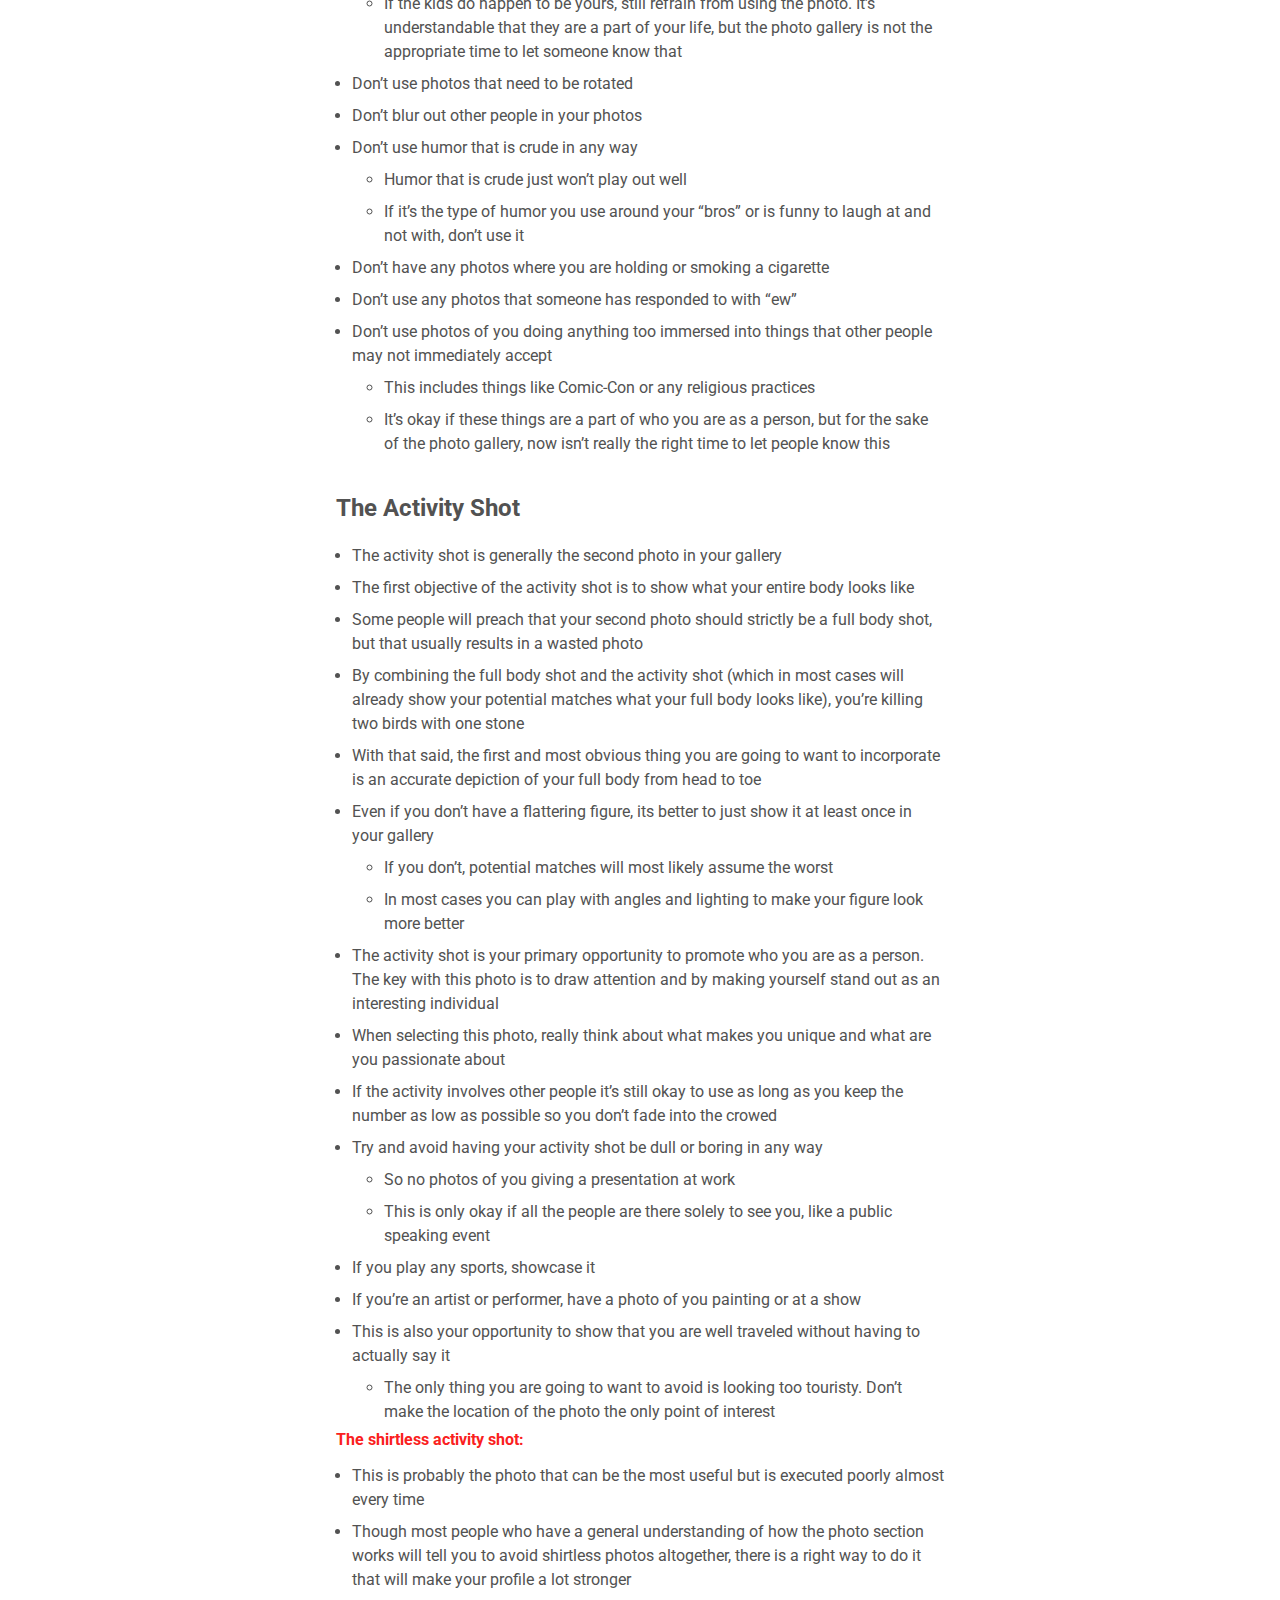
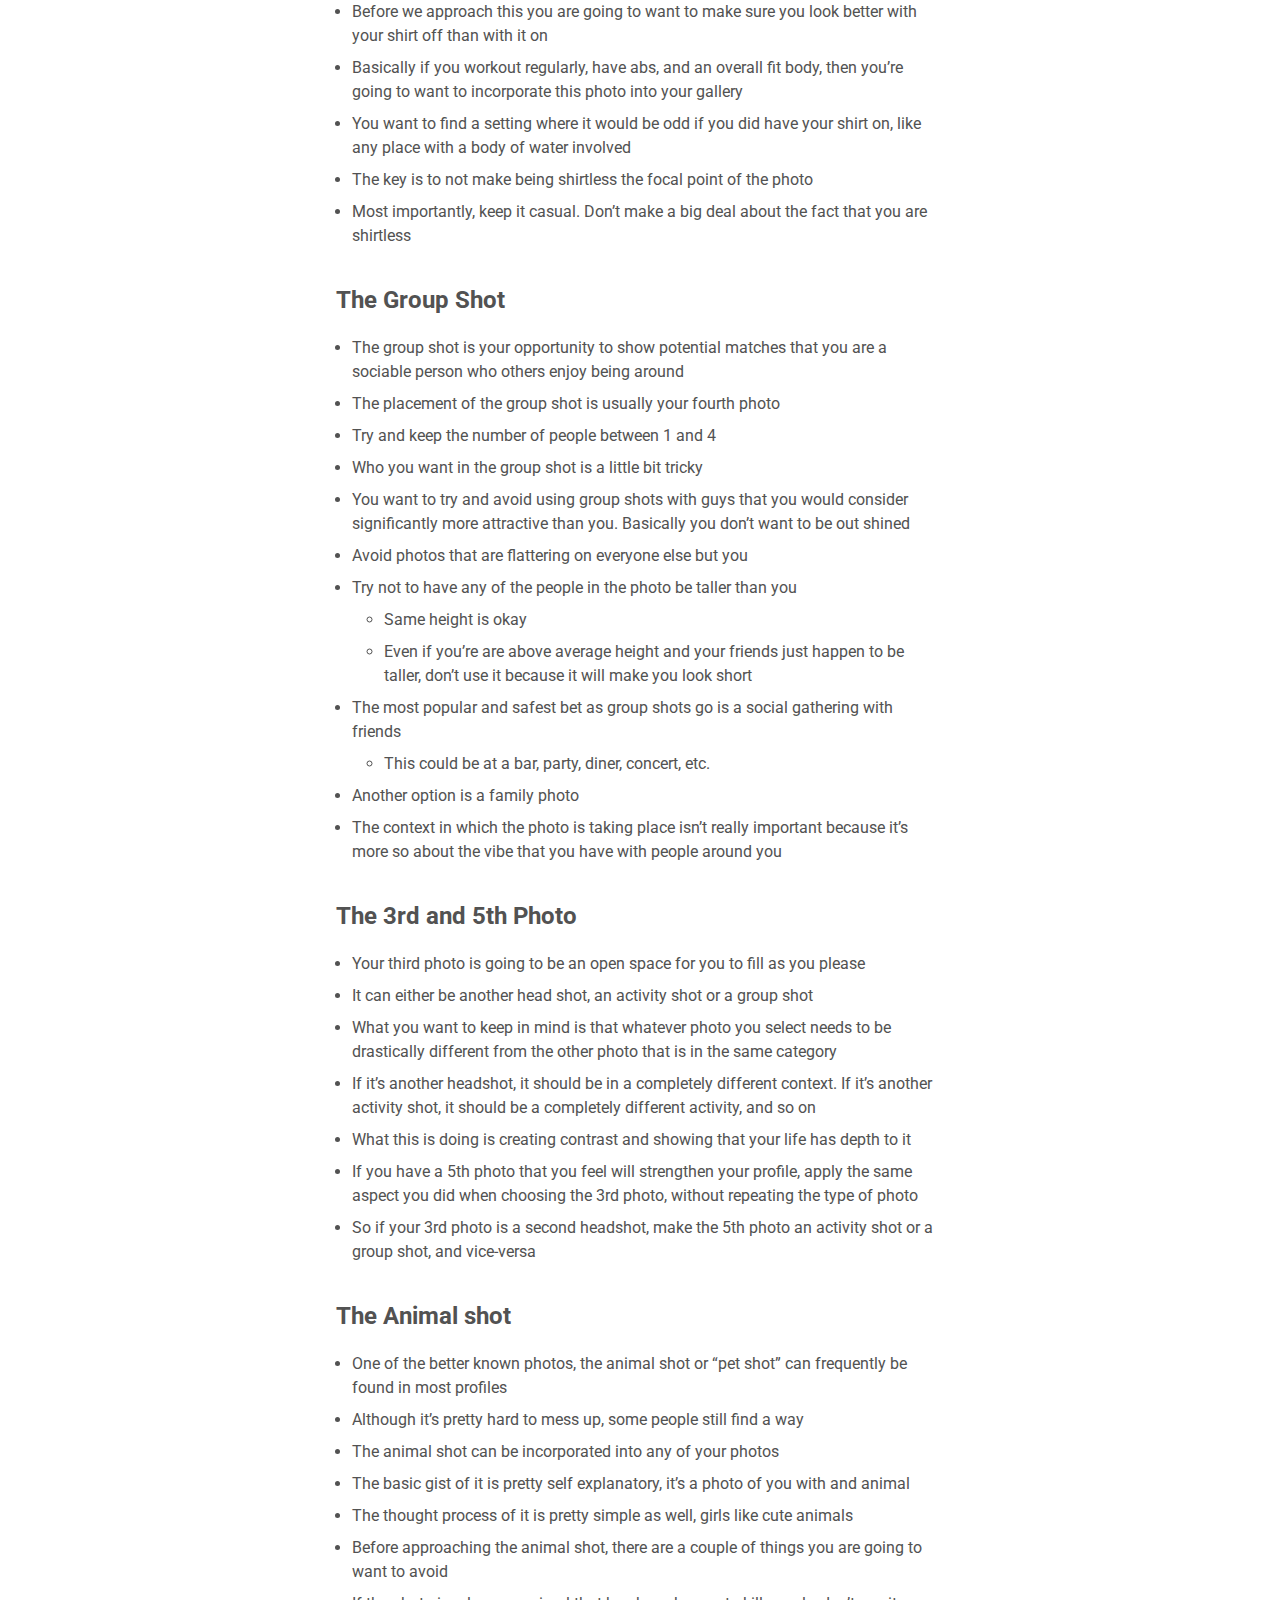
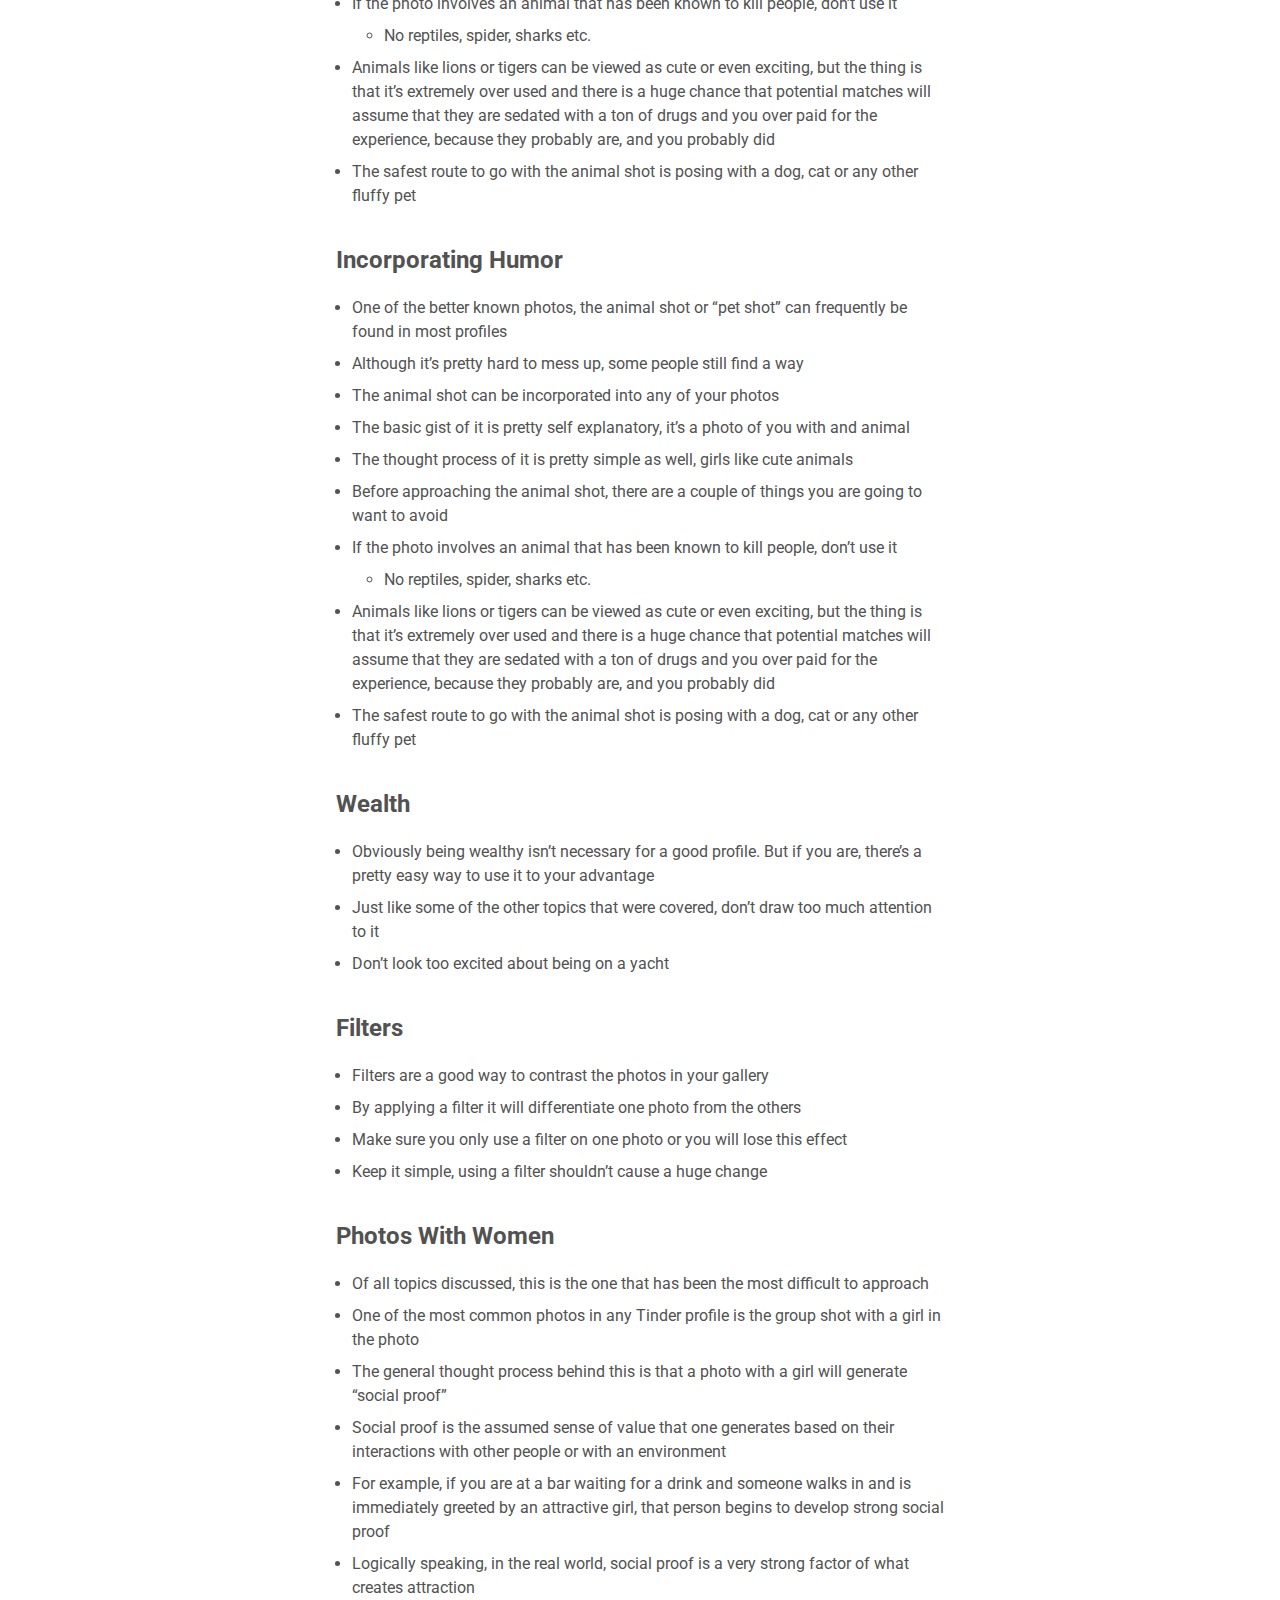
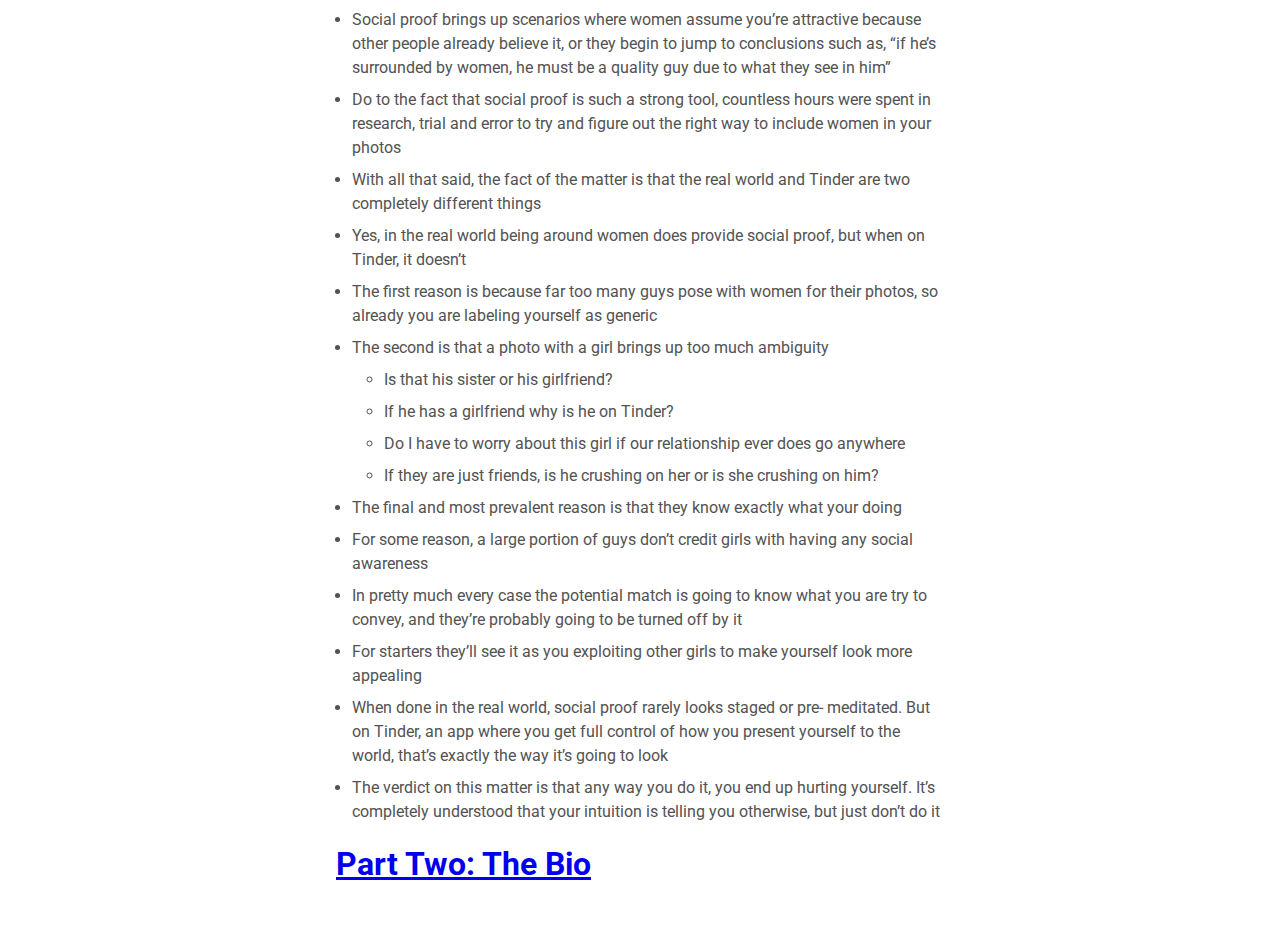
<file: part3.html>
<!DOCTYPE html>
<html>

<head>
    <meta charset="utf-8">
    <title>Tinder Project</title>
    <meta name="description" content="Tinder Project">
    <meta http-equiv="x-ua-compatible" content="ie=edge">
    <meta name="viewport" content="width=device-width, initial-scale=1">

    <link rel="stylesheet" type="text/css" href="css/reset.css">
    <link rel="stylesheet" type="text/css" href="css/style.css">
    <link href='https://fonts.googleapis.com/css?family=Roboto:400,700,400italic' rel='stylesheet' type='text/css'>
    <script src="js/smooth-scroll.min.js"></script>


</head>

<body id="top">
    <header>

        <h1> <a href="index.html">Juan Matias</a></h1>
        <p><span class="caption">Tinder Documentation</span></p>

        <nav class="nav1">

            <ul>

                <li>

                    <a href="index.html"><h4>Part 1: Messaging</h4></a></li>
                <li>
                    <a href="part2.html"><h4>Part 2: The Bio</h4></a></li>

                <li>

                    <li>
                        <a href="part3.html"><h4>Part 3: The Photo</h4></a></li>

                    <li>
                        <a href="part4.html"><h4>Part 4: Strategy</h4></a></li>



                    <hr>







            </ul>
        </nav>
        <nav class="nav2">

            <ul>





                <li>

                    <a data-scroll href="#introduction">The First Message: Introduction</a></li>
                <li>
                    <a data-scroll href="#science">The First Message: The Science Behind It</a></li>
                <li>
                    <a data-scroll href="#nottodo">The First Message: What Not To do</a></li>
                <li>
                    <a data-scroll href="#panic">The First Message: The Panic Opener</a></li>
                <li>
                    <a data-scroll href="#question">The First Message: The Question</a></li>


                <li>
                    <a data-scroll href="#statement">The First Message: The Statement</a></li>
                <li>
                    <a data-scroll href="#personal">The First Message: The Personal Message</a></li>
                <li>
                    <a data-scroll href="#pickup">The First Message: The Pickup Line</a></li>
                <li>
                    <a data-scroll href="#structure">Structure of the Conversation</a></li>
                <li>
                    <a data-scroll href="#blueprint">The Blueprint (Calibration)</a></li>
                <li>
                    <a data-scroll href="#narrative">The Narrative</a></li>


                <li>
                    <a data-scroll href="#emotion">The Narrative: Eliciting Emotion Through Validation</a></li>

                <li>
                    <a data-scroll href="#humor">The Narrative: Humor Within The Conversation</a></li>
                <li>
                    <a data-scroll href="#logistics">The Narrative: Logistics Within The Conversation</a></li>
                <li>
                    <a data-scroll href="#roleplay">The Narrative: Role-Play</a></li>
                <li>
                    <a data-scroll href="#shittest">The Narrative: Shit Test</a></li>



                <li>
                    <a data-scroll href="#variations">The Narrative: Shit Test Variations</a></li>
                <li>
                    <a data-scroll href="#proper">The Narrative: Using Proper language</a></li>
                <li>
                    <a data-scroll href="#closing">The Narrative: Closing</a></li>










            </ul>
        </nav>
    </header>
    <main>



        <aside id="photos">
            <embed src="img/tindernumbers2.pdf" width="" height="10000px">

        </aside>


        <article id="photo">


            <h2>The Photo Template Notes</h2>
            <section id="introduction">
                <h3>Introduction</h3>
                <ul>
                    <li>In this template we will be exploring the photo section of Tinder and how to maximize its potential to get you matches</li>
                    <li>Your tinder photo gallery is hands-down the most important part of your profile</li>
                    <li>The photo gallery is a slideshow of 1 to 6 photos provided for you to showcase who you are</li>
                    <li>The photo gallery is the primary factor that will decide whether or on you have a successful Tinder profile</li>
                    <li>The photo gallery when handle appropriately is what will directly divide you from the rest, making you one of the top tier Tinder users</li>
                    <li>If approached poorly in any way, the photo gallery will sabotage every other aspect of your profile</li>
                    <li>So why is the photo gallery so important?</li>
                    <li>For starters, your first photo is in most cases the only thing a potential match is going to see when deciding how they are going to swipe</li>
                    <li>The photo gallery is what will open the door to all your future interactions

                    </li>
                    <li>It’s no secret that being conventionally attractive will get you more matches, even though many attractive people don’t really have a good grasp on what a successful photo gallery looks like, they still have an advantage over the average user</li>
                    <li>With that said, knowing how to take and choose the right photos will optimize your profile, putting you at their level</li>
                </ul>



            </section>
            <section id="photoprep">
                <h3>Photo Preparation</h3>
                <ul>
                    <li>To set up a top tier photo gallery you first need to understand what a quality photograph is</li>
                    <li>The essence of good photography is capturing a moment in time as beautifully as it was when you experienced it</li>
                    <li>For a lot of you, chance are you already have a selection of photos that will work well</li>

                    <li class="list-indent">Gathering literally every photo you can find of yourself will potentially do a lot of the heavy lifting, showing you what’s useable and whats’s missing</li>

                    <li>But for the sake of taking the photos, the first thing you are going to want is to find someone to take them for you. The fact of the matter is that this will workout a lot better if you have some one take it for you. So grab a friend or get creative</li>
                    <li>We will further discuss how to do this in the Basics of Photography section

                    </li>
                    <li>The goal of the photos you choose should be to spark interest</li>
                    <li>You will basically need to draw the appropriate attention of all your potential matches through your first photo and all your following photos

                    </li>
                    <li>The sweet spot for how many photos you want in your gallery is 4 to 5, no more, no less</li>
                    <li class="list-indent">One of the key aspects of a good profile is variety. It’s nearly impossible to have that with less than 4 photos</li>
                    <li class="list-indent">One of the key aspects of a good profile is variety. It’s nearly impossible to have that with less than 4 photos</li>
                    <li>Each of the photos you select will play their own crucial role</li>
                    <li class="list-indent">The headshot</li>
                    <li class="list-indent">The full body activity shot</li>
                    <li class="list-indent">The miscellaneous</li>
                    <li class="list-indent">The group shot</li>
                    <li class="list-indent">The optional 5th shot</li>

                    <li>The most important thing that you are trying to convey with your photos to spark interest is range</li>

                    <li>After searching through thousands of profiles and countless tests to see what works and what doesn’t, it became fairly obvious that looks aren’t the only thing that make up a top tier profile</li>
                    <li>Don’t misinterpret: being attractive does help, but the best profiles where made up of quality photos that conveyed range</li>
                    <li></li>

                    <li>What you’re going to want to do is use range to showcase the ideal traits that potential matches are looking for</li>
                    <li class="list-indent">Confidence</li>
                    <li class="list-indent">Sense of humor</li>
                    <li class="list-indent">Sensitivity</li>
                    <li class="list-indent">Aptitude</li>
                    <li class="list-indent">Depth</li>
                    <li class="list-indent">Personal values (friend, family, etc.)</li>
                    <li class="list-indent">Sex appeal</li>
                    <li class="list-indent">Social awareness</li>
                    <li class="list-indent">Adventurousness</li>
                    <li>The range of your photos should basically showcase as many of these traits as possible. Your potential matches should see you as some one with whomthey would enjoy Netflix &amp; Chill with but also hanging out with friends or even swimming with sharks</li>
                </ul>





            </section>
            <section id="basicofphotography">

                <h3>Basics of Photography</h3>
                <h4>Camera Quality:</h4>

                <ul>
                    <li>In general when picking out what camera you want to use for the photos you take you don’t really have to look much further than the average IPhone or Android from the past 2 years. Most people have them, and if you don’t it will be fairly easy to find someone who does</li>
                    <li>Though these will get the job done just fine, you do have the option of taking it a step further with an actual camera</li>
                    <li>Though these will get the job done just fine, you do have the option of taking it a step further with an actual camera</li>
                    <li>The higher the resolution, the clearer your picture is going to be. A DSLR camera is going to give you the best quality</li>
                    <li class="list-indent">The thing with DSLR cameras is that they’re a little too clear</li>
                    <li class="list-indent">So you’re going to only want to use pictures like this for your headshot or 2 photos tops or you’ll risk your photo gallery looking like it was professionally set up and that makes you look plastic</li>
                    <li>If you’re not using a smartphone or a DSLR, then a simple point-and shoot camera will also get the job done as long as it isn’t out dated</li>
                    <li>With all that said, never use a low-resolution camera. So no disposable cameras or flip-phones</li>
                </ul>


                <h4>Composition:</h4>
                <ul>
                    <li>The composition of a photo is the placement or arrangement of its visual elements</li>
                    <li>The first thing you’re going to want to keep in mind is that Tinder forces you to crop your photos into a square. So if you have control over the photo when it is being taken, it’s best to change the frame of the photo into a square</li>
                    <li class="list-indent">Most smartphones make this fairly simple to do</li>
                    <li class="list-indent">When you do this it makes it easier to get a quality photo because a lot of time cropping ruins the integrity of the composition

                    </li>
                    <li>The main thing to keep in mind within the composition of all the photos, the ones you have control over and the one you pick out is that you need to be the focal point of the image</li>
                    <li class="list-indent">You don’t necessarily need to be centered but the viewer’s eye should have no trouble finding you</li>
                    <li></li>
                </ul>
                <h4>Sharpness:</h4>
                <ul>

                    <li>Using sharpness in your photos contrasts you from the setting, making your photo pop more and stand out. This is controlled through depth of field, the distance between the nearest and the furthest objects in the image</li>
                    <li>With the photos you have control over, you are going to want to have a shallow depth of field (blurry background with sharp focus on the foreground)

                    </li>
                    <li>To get this effect on a DSLR you’re going to want to use a low aperture setting

                    </li>
                    <li>setting On a smartphone, there is no aperture setting because they don’t actually have apertures in them</li>
                    <li>Luckily for people who don’t have access to DSLR, there are post production apps that can easily mimic this effect</li>

                    <li class="list-indent">Adobe Photoshop Light Room</li>
                    <li class="list-indent">Photo Blur Editor</li>
                    <li class="list-indent">Big Lens</li>
                    <li class="list-indent">Broken Lens</li>
                    <li>To really make your photos pop, on a smartphone you can also adjust the highlights and shadows</li>
                    <li>To really make your photos pop, on a smartphone you can also adjust the highlights and shadows</li>
                </ul>




            </section>
            <section id="headshot">
                <h3>The Headshot</h3>
                <ul>

                    <li>As stated earlier, the head shot is going to be your first photo, and your most important</li>
                    <li>The headshot is compositionally set up with you as the only focal point of the photo being depicted from the waist or shoulders up</li>
                    <li>Unless you already have a headshot taken by a professional, this is the main photo that you’re going to want to plan out the most because chances are, you won’t already have a good one</li>
                    <li>To get a good headshot you are going to want to guide someone who is taking the photo through what you are trying to accomplish</li>
                    <li>Choose a simple background. Reducing the elements in the image will bring more attention to the subject</li>
                    <li class="list-indent">Just going outside to a park or somewhere in nature should work just fine</li>
                    <li>Wear colors that go well with the environment, nothing too outlandish like high-lighter yellow</li>
                    <li>The lighting needs to work in a way that the person’s face is illuminated but not shined on directly</li>
                    <li class="list-indent">The best hour for natural lighting is high-noon, when the sun is at its highest point</li>
                    <li>Make sure that the location is somewhere in which you feel comfortable

                    </li>
                    <li class="list-indent">If you have the option playing music usually loosens people up</li>
                    <li>As a model you should simply try and relax, have fun and enjoy yourself

                    </li>
                    <li>Again, if you genuinely can’t find anyone to take the photo for you, then use a tripod or stand with a photo timer</li>
                    <li>The key component of the headshot is to get as clear a view of your face as possible so that your potential matches don’t have to wonder what you look like</li>
                    <li>Studies have shown that the headshots that get the best responses are the ones where the model isn’t making direct eye contact with the camera, or smiling</li>
                    <li>This doesn’t mean you can’t smile or look at the camera; it’s just harder to get a good photo that way. But if you do happen to do either of those things and the photo comes out good, then just stick with your gut and go with it</li>
                    <li>With that said, whatever you decide to go with, commit to it fully. If you are smiling, then smile. If you’re trying to look brooding, then look brooding. You want to avoid anything in between, like a half smile or flirtatious pouting</li>
                    <li>If you know you look better from a certain angle then accentuate that as much as possible while still having a clear view of your face</li>

                </ul>





            </section>
            <section id="cardinalrules">
                <h3>The Cardinal Rules</h3>
                <ul>
                    <li>The main thing that ruins the majority of Tinder profiles is usually the thing that the user isn’t aware they are doing</li>
                    <li>The way Tinder is set up, things really are in a sence, black and white. It’s either your potential match swipes right or left</li>
                    <li>You can have a near flawless profile, but with just one tiny mistake you’ll probably receive a left swipe</li>
                    <li>With that said, here is a list of the cardinal rules you don’t want to break

                    </li>
                </ul>


                <h4>What not to do:</h4>
                <ul>
                    <li>Never, ever use a selfie</li>
                    <li class="list-indent">Literally the most common mistake on tinder is guys using selfie in their profiles</li>

                    <li class="list-indent">It doesn’t matter how good you look or what the context is, nearly every women will testify that they just don’t like guys who take selfies</li>
                    <li>Photos of you in your car</li>
                    <li class="list-indent">We get it you own a car. All this says is that you’re a guy who takes photos in parking lots or traffic</li>
                    <li class="list-indent">Don’t post up a picture of just your car without you even in the photo; this should be obvious, but a surprising amount of guys do it</li>
                    <li class="list-indent">No photos of you posted up against your car. Photos like this just come off as self-glorifying. In addition to that, most girls don’t really care what kind of car you drive unless it’s a luxury vehicle, and even if it is, chances are they won’t be able to be certain it’s yours due to the fact that guys are prone to pose next to a Ferrari to take a picture when they see one in public</li>
                    <li class="list-indent">It’s okay if you use a photo that has a car somewhere in the background as long as it isn’t drawing any attention and you are not acknowledging it</li>
                    <li>Absolutely no photos of you at the gym or lifting any kind of weights</li>
                    <li class="list-indent">Although it’s implied because it’s a selfie, it just needs to be made clear; do not post up a flexing in the mirror selfie or any type of photo that you are flexing in, period</li>
                    <li class="list-indent">The only exception is if you are at some kind of competition</li>
                    <li>Don’t crop photos in any way where it’s obvious you’re cutting someone out</li>
                    <li>Unless it’s an activity photo, don’t use any pictures where your face isn’t showing</li>
                    <li class="list-indent">This applies to photos that are so zoomed out you can barely see yourself</li>
                    <li>Don’t use any pictures where you’re intentionally showing off your tattoos. Other than that, it’s perfectly fine to have photos where your tattoos are visible</li>
                    <li>Don’t split the screen so more than one photo is visible</li>
                    <li class="list-indent">If you feel the need to do this, then the photo isn’t strong enough

                    </li>
                    <li>Don’t use any photos that need to be explained in your bio</li>
                    <li>Don’t use photos that contain guns</li>
                    <li>Don’t have all your photos be in the same location</li>
                    <li class="list-indent">Try and refrain from having any of them be in the same location if possible</li>
                    <li class="list-indent">If they are very good photos, you can get away with having just 2 photos be in the same location</li>
                    <li>Don’t use photos containing babies or children</li>
                    <li class="list-indent">The obvious reason is that they have to be explained in the bio to justify that they are not yours</li>
                    <li class="list-indent">The other is that a lot of girls just don’t like kids</li>
                    <li class="list-indent">The not so obvious reason is that most girls will know exactly what you are trying to accomplish and they wont be too keen on you exploiting children</li>
                    <li class="list-indent">If the kids do happen to be yours, still refrain from using the photo. It’s understandable that they are a part of your life, but the photo gallery is not the appropriate time to let someone know that</li>
                    <li>Don’t use photos that need to be rotated</li>
                    <li>Don’t blur out other people in your photos</li>
                    <li>Don’t use humor that is crude in any way</li>

                    <li class="list-indent">Humor that is crude just won’t play out well</li>
                    <li class="list-indent">If it’s the type of humor you use around your “bros” or is funny to laugh at and not with, don’t use it</li>
                    <li>Don’t have any photos where you are holding or smoking a cigarette</li>

                    <li>Don’t use any photos that someone has responded to with “ew”</li>
                    <li>Don’t use photos of you doing anything too immersed into things that other people may not immediately accept</li>
                    <li class="list-indent">This includes things like Comic-Con or any religious practices</li>
                    <li class="list-indent">It’s okay if these things are a part of who you are as a person, but for the sake of the photo gallery, now isn’t really the right time to let people know this</li>



                </ul>

            </section>
            <section id="activityshot">
                <h3>The Activity Shot</h3>
                <ul>
                    <li>The activity shot is generally the second photo in your gallery</li>
                    <li>The first objective of the activity shot is to show what your entire body looks like</li>
                    <li>Some people will preach that your second photo should strictly be a full body shot, but that usually results in a wasted photo</li>
                    <li>By combining the full body shot and the activity shot (which in most cases will already show your potential matches what your full body looks like), you’re killing two birds with one stone</li>
                    <li>With that said, the first and most obvious thing you are going to want to incorporate is an accurate depiction of your full body from head to toe

                    </li>
                    <li>Even if you don’t have a flattering figure, its better to just show it at least once in your gallery</li>
                    <li class="list-indent">If you don’t, potential matches will most likely assume the worst

                    </li>
                    <li class="list-indent">In most cases you can play with angles and lighting to make your figure look more better</li>
                    <li>The activity shot is your primary opportunity to promote who you are as a person. The key with this photo is to draw attention and by making yourself stand out as an interesting individual</li>
                    <li>When selecting this photo, really think about what makes you unique and what are you passionate about</li>

                    <li>If the activity involves other people it’s still okay to use as long as you keep the number as low as possible so you don’t fade into the crowed</li>
                    <li>Try and avoid having your activity shot be dull or boring in any way</li>
                    <li class="list-indent">So no photos of you giving a presentation at work</li>
                    <li class="list-indent">This is only okay if all the people are there solely to see you, like a public speaking event</li>
                    <li>If you play any sports, showcase it</li>
                    <li>If you’re an artist or performer, have a photo of you painting or at a show

                    </li>
                    <li>This is also your opportunity to show that you are well traveled without having to actually say it</li>
                    <li class="list-indent">The only thing you are going to want to avoid is looking too touristy. Don’t make the location of the photo the only point of interest

                    </li>
                </ul>
                <h4>The shirtless activity shot:</h4>
                <ul>
                    <li>This is probably the photo that can be the most useful but is executed poorly almost every time</li>

                    <li>Though most people who have a general understanding of how the photo section works will tell you to avoid shirtless photos altogether, there is a right way to do it that will make your profile a lot stronger</li>
                    <li>Before we approach this you are going to want to make sure you look better with your shirt off than with it on</li>
                    <li>Basically if you workout regularly, have abs, and an overall fit body, then you’re going to want to incorporate this photo into your gallery</li>
                    <li>You want to find a setting where it would be odd if you did have your shirt on, like any place with a body of water involved</li>
                    <li>The key is to not make being shirtless the focal point of the photo</li>
                    <li>Most importantly, keep it casual. Don’t make a big deal about the fact that you are shirtless</li>

                </ul>

            </section>
            <section id="groupshot">
                <h3>The Group Shot</h3>
                <ul>
                    <li>The group shot is your opportunity to show potential matches that you are a sociable person who others enjoy being around</li>

                    <li>The placement of the group shot is usually your fourth photo</li>
                    <li>Try and keep the number of people between 1 and 4</li>
                    <li>Who you want in the group shot is a little bit tricky</li>

                    <li>You want to try and avoid using group shots with guys that you would consider significantly more attractive than you. Basically you don’t want to be out shined</li>
                    <li>Avoid photos that are flattering on everyone else but you</li>
                    <li>Try not to have any of the people in the photo be taller than you</li>
                    <li class="list-indent">Same height is okay</li>
                    <li class="list-indent">Even if you’re are above average height and your friends just happen to be taller, don’t use it because it will make you look short

                    </li>

                    <li>The most popular and safest bet as group shots go is a social gathering with friends</li>

                    <li class="list-indent">This could be at a bar, party, diner, concert, etc.

                    </li>

                    <li>Another option is a family photo</li>
                    <li>The context in which the photo is taking place isn’t really important because it’s more so about the vibe that you have with people around you

                    </li>

                </ul>

            </section>
            <section id="3rdand5thphoto">


                <h3>The 3rd and 5th Photo</h3>
                <ul>
                    <li>Your third photo is going to be an open space for you to fill as you please

                    </li>
                    <li>It can either be another head shot, an activity shot or a group shot</li>
                    <li>What you want to keep in mind is that whatever photo you select needs to be drastically different from the other photo that is in the same category</li>
                    <li>If it’s another headshot, it should be in a completely different context. If it’s another activity shot, it should be a completely different activity, and so on</li>
                    <li>What this is doing is creating contrast and showing that your life has depth to it</li>

                    <li>If you have a 5th photo that you feel will strengthen your profile, apply the same aspect you did when choosing the 3rd photo, without repeating the type of photo</li>
                    <li>So if your 3rd photo is a second headshot, make the 5th photo an activity shot or a group shot, and vice-versa</li>

                </ul>



            </section>




            <section id="animalshot">


                <h3>The Animal shot</h3>
                <ul>

                    <li>One of the better known photos, the animal shot or “pet shot” can frequently be found in most profiles</li>
                    <li>Although it’s pretty hard to mess up, some people still find a way</li>

                    <li>The animal shot can be incorporated into any of your photos</li>
                    <li>The basic gist of it is pretty self explanatory, it’s a photo of you with and animal</li>

                    <li>The thought process of it is pretty simple as well, girls like cute animals

                    </li>
                    <li>Before approaching the animal shot, there are a couple of things you are going to want to avoid</li>
                    <li>If the photo involves an animal that has been known to kill people, don’t use it</li>

                    <li class="list-indent">No reptiles, spider, sharks etc.</li>
                    <li>Animals like lions or tigers can be viewed as cute or even exciting, but the thing is that it’s extremely over used and there is a huge chance that potential matches will assume that they are sedated with a ton of drugs and you over paid for the experience, because they probably are, and you probably did</li>
                    <li>The safest route to go with the animal shot is posing with a dog, cat or any other fluffy pet</li>
                </ul>



            </section>



            <section id="humor">


                <h3>Incorporating Humor</h3>
                <ul>

                    <li>One of the better known photos, the animal shot or “pet shot” can frequently be found in most profiles</li>
                    <li>Although it’s pretty hard to mess up, some people still find a way</li>

                    <li>The animal shot can be incorporated into any of your photos</li>
                    <li>The basic gist of it is pretty self explanatory, it’s a photo of you with and animal</li>

                    <li>The thought process of it is pretty simple as well, girls like cute animals

                    </li>
                    <li>Before approaching the animal shot, there are a couple of things you are going to want to avoid</li>
                    <li>If the photo involves an animal that has been known to kill people, don’t use it</li>

                    <li class="list-indent">No reptiles, spider, sharks etc.</li>
                    <li>Animals like lions or tigers can be viewed as cute or even exciting, but the thing is that it’s extremely over used and there is a huge chance that potential matches will assume that they are sedated with a ton of drugs and you over paid for the experience, because they probably are, and you probably did</li>
                    <li>The safest route to go with the animal shot is posing with a dog, cat or any other fluffy pet</li>
                </ul>



            </section>


            <section id="wealth">


                <h3>Wealth</h3>
                <ul>

                    <li>Obviously being wealthy isn’t necessary for a good profile. But if you are, there’s a pretty easy way to use it to your advantage</li>
                    <li>Just like some of the other topics that were covered, don’t draw too much attention to it</li>
                    <li>Don’t look too excited about being on a yacht</li>


                </ul>



            </section>



            <section id="filters">


                <h3>Filters</h3>
                <ul>

                    <li>Filters are a good way to contrast the photos in your gallery</li>
                    <li>By applying a filter it will differentiate one photo from the others</li>

                    <li>Make sure you only use a filter on one photo or you will lose this effect</li>
                    <li>Keep it simple, using a filter shouldn’t cause a huge change</li>



                </ul>



            </section>


            <section id="women">


                <h3>Photos With Women</h3>
                <ul>

                    <li>Of all topics discussed, this is the one that has been the most difficult to approach</li>
                    <li>One of the most common photos in any Tinder profile is the group shot with a girl in the photo</li>
                    <li>The general thought process behind this is that a photo with a girl will generate “social proof”</li>
                    <li>Social proof is the assumed sense of value that one generates based on their interactions with other people or with an environment</li>
                    <li>For example, if you are at a bar waiting for a drink and someone walks in and is immediately greeted by an attractive girl, that person begins to develop strong social proof</li>
                    <li>Logically speaking, in the real world, social proof is a very strong factor of what creates attraction</li>
                    <li>Social proof brings up scenarios where women assume you’re attractive because other people already believe it, or they begin to jump to conclusions such as, “if he’s surrounded by women, he must be a quality guy due to what they see in him”</li>
                    <li>Do to the fact that social proof is such a strong tool, countless hours were spent in research, trial and error to try and figure out the right way to include women in your photos</li>
                    <li>With all that said, the fact of the matter is that the real world and Tinder are two completely different things</li>

                    <li>Yes, in the real world being around women does provide social proof, but when on Tinder, it doesn’t</li>
                    <li>The first reason is because far too many guys pose with women for their photos, so already you are labeling yourself as generic</li>
                    <li>The second is that a photo with a girl brings up too much ambiguity</li>
                    <li class="list-indent">Is that his sister or his girlfriend?</li>
                    <li class="list-indent">If he has a girlfriend why is he on Tinder?</li>
                    <li class="list-indent">Do I have to worry about this girl if our relationship ever does go anywhere</li>
                    <li class="list-indent">If they are just friends, is he crushing on her or is she crushing on him?</li>

                    <li>The final and most prevalent reason is that they know exactly what your doing</li>
                    <li>For some reason, a large portion of guys don’t credit girls with having any social awareness</li>
                    <li>In pretty much every case the potential match is going to know what you are try to convey, and they’re probably going to be turned off by it</li>
                    <li>For starters they’ll see it as you exploiting other girls to make yourself look more appealing</li>
                    <li>When done in the real world, social proof rarely looks staged or pre- meditated. But on Tinder, an app where you get full control of how you present yourself to the world, that’s exactly the way it’s going to look

                    </li>
                    <li>The verdict on this matter is that any way you do it, you end up hurting yourself. It’s completely understood that your intuition is telling you otherwise, but just don’t do it</li>


                </ul>



            </section>




            <a href="part2.html"><h2>Part Two: The Bio</h2></a>


        </article>

    </main>
    <footer></footer>

    <script>
        smoothScroll.init();
    </script>
</body>

</html>


<!--Marked Up by James Hillmann-->
</file>
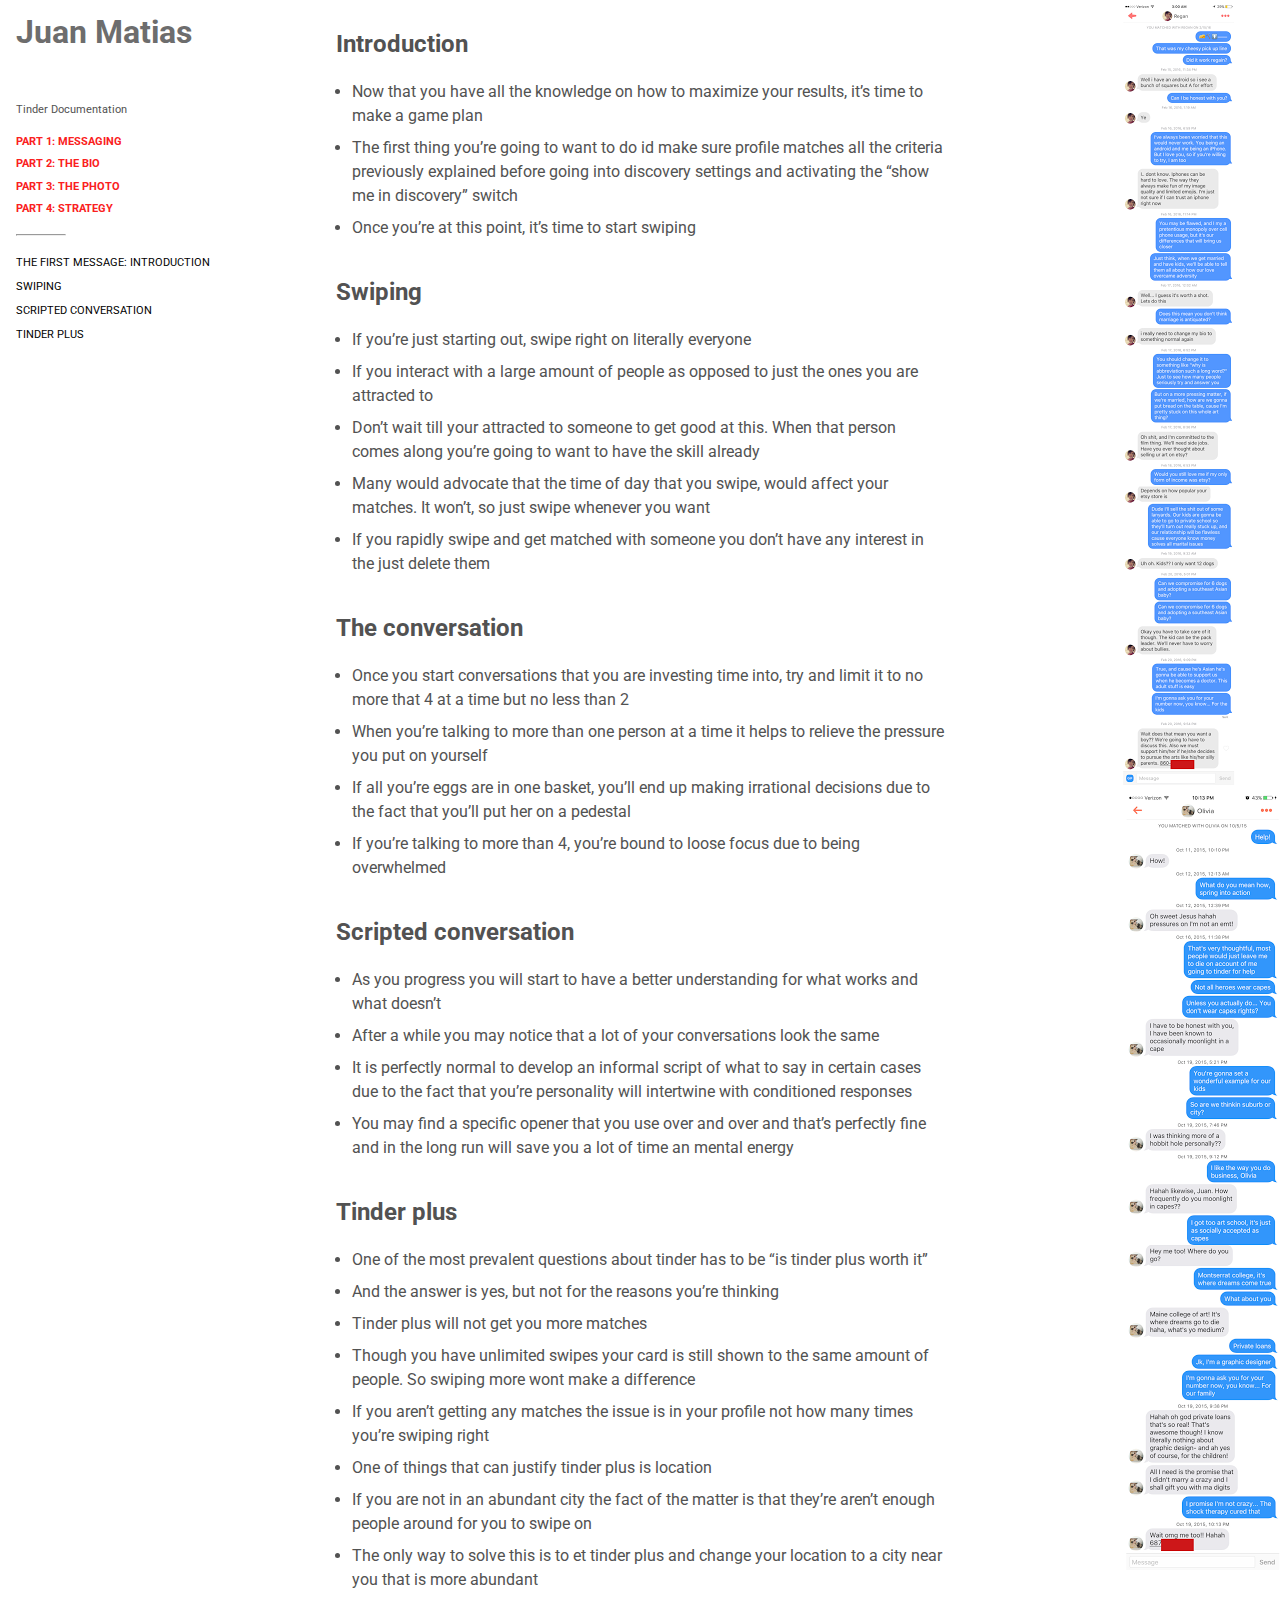
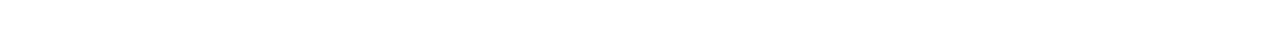
<file: part4.html>
<!DOCTYPE html>
<html>

<head>
    <meta charset="utf-8">
    <title>Tinder Project</title>
    <meta name="description" content="Tinder Project">
    <meta http-equiv="x-ua-compatible" content="ie=edge">
    <meta name="viewport" content="width=device-width, initial-scale=1">

    <link rel="stylesheet" type="text/css" href="css/reset.css">
    <link rel="stylesheet" type="text/css" href="css/style.css">
    <link href='https://fonts.googleapis.com/css?family=Roboto:400,700,400italic' rel='stylesheet' type='text/css'>
    <script src="js/smooth-scroll.min.js"></script>


</head>

<body id="top">
    <header>

        <h1> <a href="index.html">Juan Matias</a></h1>
        <p><span class="caption">Tinder Documentation</span></p>

        <nav>

            <ul>

                <li>

                    <a href="index.html"><h4>Part 1: Messaging</h4></a></li>
                <li>
                    <a href="part2.html"><h4>Part 2: The Bio</h4></a></li>

                <li>

                    <li>
                        <a href="part3.html"><h4>Part 3: The Photo</h4></a></li>

                    <li>
                        <a href="part4.html"><h4>Part 4: Strategy</h4></a></li>




                    <hr>
                    <li>
                        <a data-scroll href="#introduction">The First Message: Introduction</a></li>
                    <li>
                        <a data-scroll href="#swipping">Swiping</a></li>
                    <li>
                        <a data-scroll href="#scripted">Scripted conversation</a></li>
                    <li>
                        <a data-scroll href="#plus">Tinder plus</a></li>


            </ul>
        </nav>
    </header>
    <main>
        <aside id="photos">
            <img src="img/8.png">
            <img src="img/9.png">

        </aside>

        <article id="messeging">





            <section id="">
                <h3>Introduction</h3>
                <ul>
                    <li>Now that you have all the knowledge on how to maximize your results, it’s time to make a game plan</li>
                    <li>The first thing you’re going to want to do id make sure profile matches all the criteria previously explained before going into discovery settings and activating the “show me in discovery” switch</li>
                    <li>Once you’re at this point, it’s time to start swiping</li>


                </ul>
            </section>

            <section id="swiping">
                <h3>Swiping</h3>
                <ul>
                    <li>If you’re just starting out, swipe right on literally everyone</li>
                    <li>If you interact with a large amount of people as opposed to just the ones you are attracted to</li>
                    <li>Don’t wait till your attracted to someone to get good at this. When that person comes along you’re going to want to have the skill already</li>
                    <li>Many would advocate that the time of day that you swipe, would affect your matches. It won’t, so just swipe whenever you want</li>

                    <li>If you rapidly swipe and get matched with someone you don’t have any interest in the just delete them</li>

                </ul>
            </section>



            <section id="conversation">
                <h3>The conversation</h3>
                <ul>
                    <li>Once you start conversations that you are investing time into, try and limit it to no more that 4 at a time but no less than 2</li>
                    <li>When you’re talking to more than one person at a time it helps to relieve the pressure you put on yourself</li>
                    <li>If all you’re eggs are in one basket, you’ll end up making irrational decisions due to the fact that you’ll put her on a pedestal</li>
                    <li>If you’re talking to more than 4, you’re bound to loose focus due to being overwhelmed</li>


                </ul>
            </section>




            <section id="scripted">
                <h3>Scripted conversation</h3>
                <ul>
                    <li>As you progress you will start to have a better understanding for what works and what doesn’t</li>
                    <li>After a while you may notice that a lot of your conversations look the same

                    </li>
                    <li>It is perfectly normal to develop an informal script of what to say in certain cases due to the fact that you’re personality will intertwine with conditioned responses</li>

                    <li>You may find a specific opener that you use over and over and that’s perfectly fine and in the long run will save you a lot of time an mental energy

                    </li>

                </ul>
            </section>




            <section id="plus">
                <h3>Tinder plus</h3>
                <ul>
                    <li>One of the most prevalent questions about tinder has to be “is tinder plus worth it”</li>
                    <li>And the answer is yes, but not for the reasons you’re thinking</li>
                    <li>Tinder plus will not get you more matches</li>
                    <li>Though you have unlimited swipes your card is still shown to the same amount of people. So swiping more wont make a difference</li>

                    <li>If you aren’t getting any matches the issue is in your profile not how many times you’re swiping right</li>
                    <li>One of things that can justify tinder plus is location</li>
                    <li>If you are not in an abundant city the fact of the matter is that they’re aren’t enough people around for you to swipe on</li>
                    <li>The only way to solve this is to et tinder plus and change your location to a city near you that is more abundant</li>


                </ul>
            </section>






        </article>

    </main>
    <footer></footer>

    <script>
        smoothScroll.init();
    </script>
</body>

</html>


<!--Marked Up by James Hillmann-->
</file>
<file: css/style.css>
html {
    height: 100%;
}

body {
    line-height: 150%;
    font-family: sans-serif;
    height: 100%;
    font-family: 'Roboto', sans-serif;
    /*    background-color: #eaeaea;*/
    color: #525252;
    font-size: 16px;
}

header {
    padding: 1em;
    box-sizing: border-box;
    /*    text-align: right;*/
}

article {
    padding: 1em;
    box-sizing: border-box;
    /*    background-color: grey;*/
    height: 100%;
}

section {
    padding-bottom: 1em;
    padding-top: 1em;
    margin: 0 auto;
}

#intro {
    padding-top: 0;
}

h1,
h2,
h3,
h4,
h5,
h6 {
    font-weight: 700;
    line-height: 1em;
    padding-bottom: 1em;
}

h1,
h2 {
    font-size: 2em;
    margin-bottom: .5em;
}

h3 {
    font-size: 1.5em;
}

header nav a {
    text-decoration: none;
    display: block;
    text-transform: uppercase;
    font-size: 70%;
    color: black;
}

h4 {
    color: #fa2020;
}

nav {}

h1 a {
    color: #6d6d6d;
    text-decoration: none;
}

a:hover {
    color: #6d6d6d;
}

p {
    max-width: 560px;
    margin-bottom: 1em;
}

img {
    max-width: 100%;
    display: block;
}

iframe {
    max-width: 100%;
    padding-top: 1em;
}

.col {}

.logo {
    width: 3em;
}

a .logo {
    border-bottom: none;
}

figure {
    margin-top: 1em;
}

figure img {}

article li {
    list-style: disc;
    margin-left: 1em;
    padding-bottom: .5em;
}

#prototype img {}

.boldme {
    font-weight: 600;
}

.caption {
    font-size: .7em;
    line-height: 0;
}

.list-indent {
    margin-left: 3em;
    list-style: circle;
}

.list-double-indent {
    margin-left: 5em;
    list-style: square;
}

hr {
    width: 3em;
    display: inline-block;
    clear: both;
}

header li {
    display: block;
}

.nav2 {
    display: none;
}

@media screen and (min-width: 30em) {
    body {
        /*        max-width: 40em;*/
        margin: 0 auto;
        box-sizing: border-box;
        max-width: 90em;
        overflow: auto;
    }
    .nav2 {
        display: block;
    }
    header {
        width: 20em;
        float: left;
        display: inline-block;
    }
    article {
        float: left;
        max-width: 40em;
    }
    aside {
        float: right;
    }
    header {}
    section {}
    #statement {
        padding-top: 0;
    }
}


/*<!--Marked Up by James Hillmann-->*/
</file>
